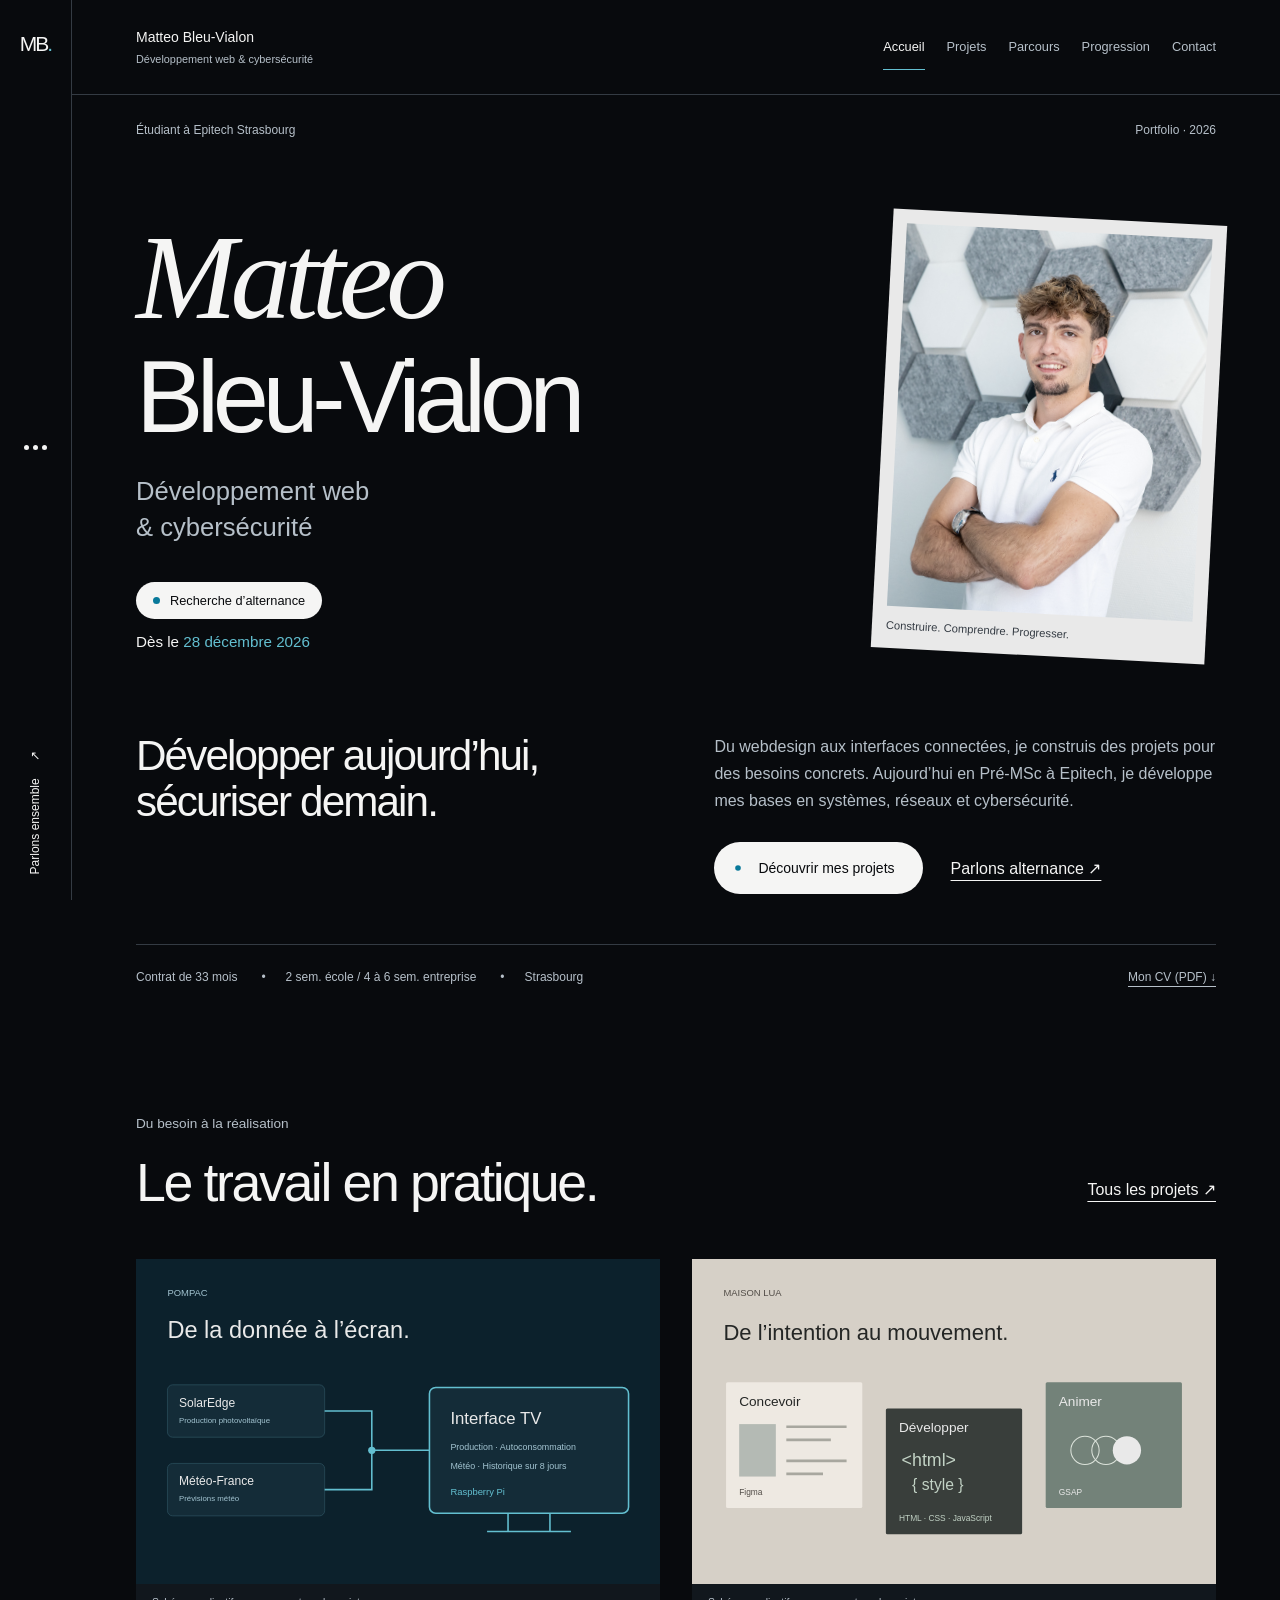
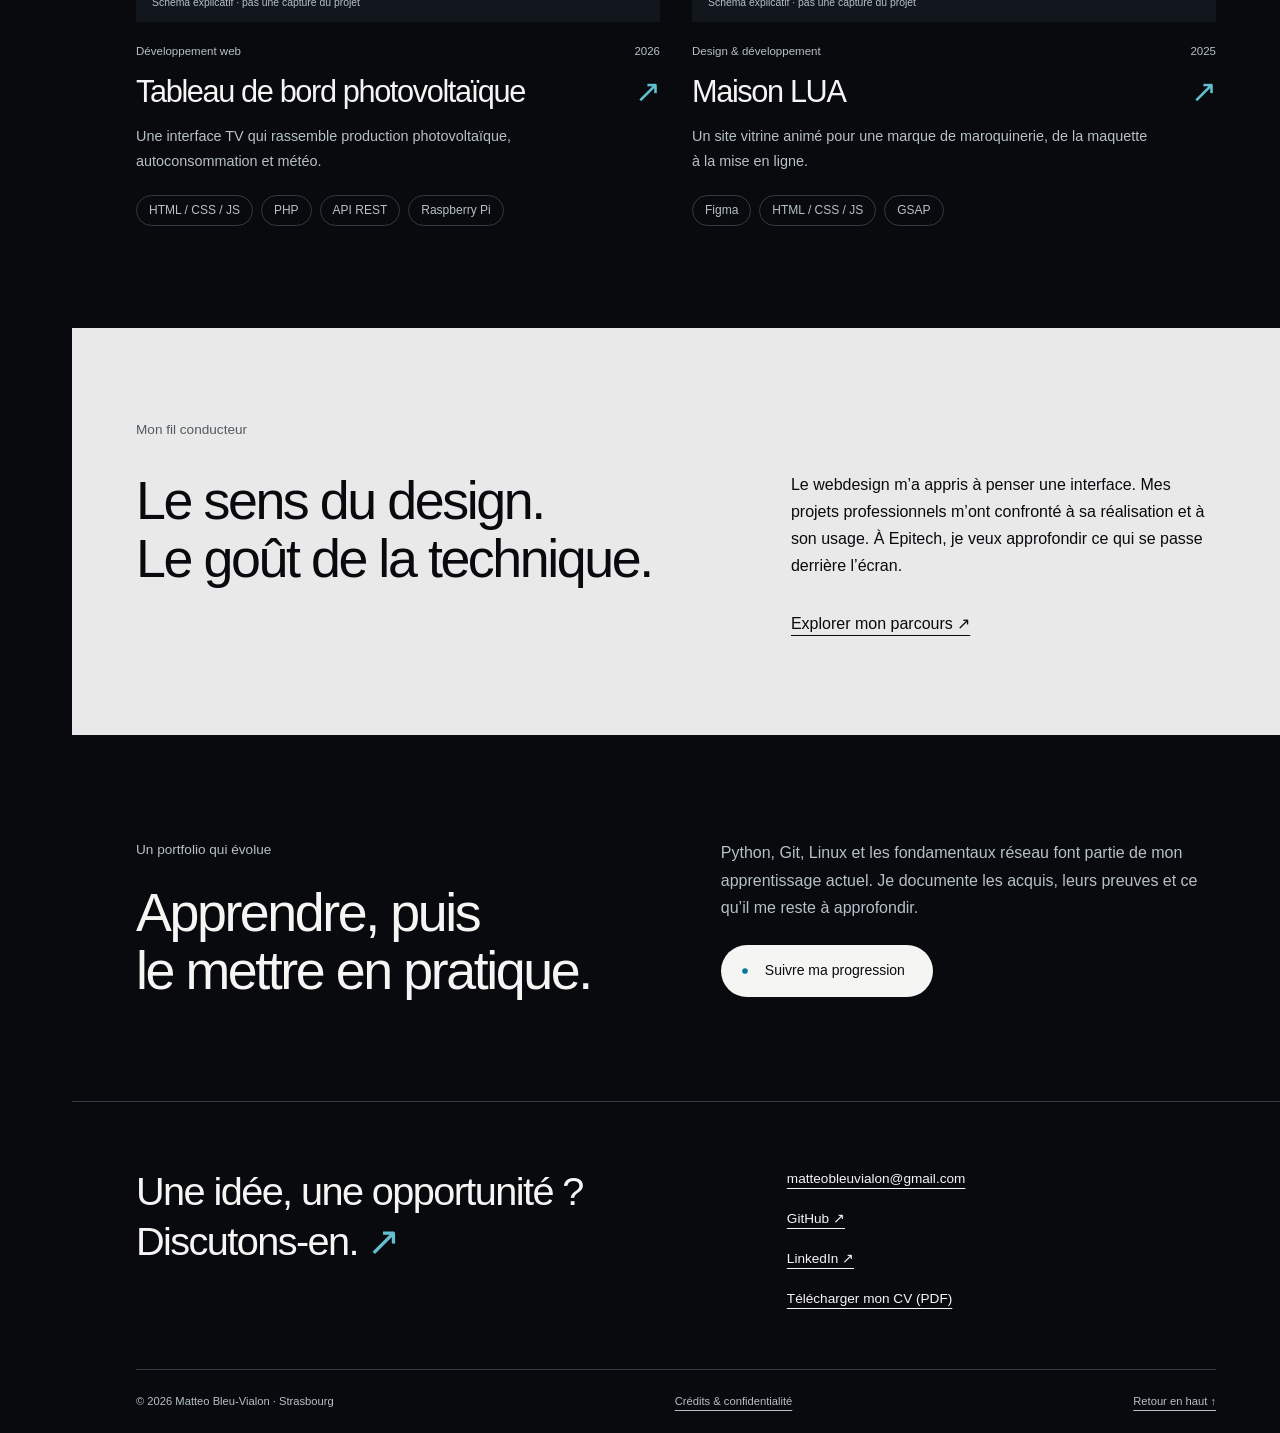
<file: index.html>
<!doctype html>
<html lang="fr">
  <head>
    <meta charset="utf-8" />
    <meta name="viewport" content="width=device-width, initial-scale=1" />
    <title>
      Portfolio — Développement web & cybersécurité — Matteo Bleu-Vialon
    </title>
    <meta
      name="description"
      content="Portfolio de Matteo Bleu-Vialon, étudiant à Epitech Strasbourg. Projets web, parcours et recherche d’alternance dès le 28 décembre 2026."
    />
    <meta name="theme-color" content="#080a0d" />
    <meta
      property="og:title"
      content="Portfolio — Développement web & cybersécurité — Matteo Bleu-Vialon"
    />
    <meta
      property="og:description"
      content="Portfolio de Matteo Bleu-Vialon, étudiant à Epitech Strasbourg. Projets web, parcours et recherche d’alternance dès le 28 décembre 2026."
    />
    <meta property="og:type" content="website" />
    <meta property="og:locale" content="fr_FR" />
    <link rel="icon" type="image/svg+xml" href="assets/images/favicon.svg" />
    <link rel="stylesheet" href="assets/css/style.css" />
    <script src="assets/js/main.js" defer></script>
  </head>
  <body id="haut">
    <a class="skip-link" href="#contenu">Aller au contenu</a>
    <aside class="rail" aria-label="Accès rapides">
      <a
        class="monogram"
        href="index.html"
        aria-label="Matteo Bleu-Vialon, accueil"
        >MB<span>.</span></a
      >
      <button
        class="menu-toggle"
        type="button"
        aria-label="Ouvrir le menu"
        aria-haspopup="dialog"
        aria-controls="navigation-dialog"
        hidden
      >
        <span></span><span></span><span></span>
      </button>
      <a class="rail__contact" href="contact.html"
        >Parlons ensemble <span aria-hidden="true">↗</span></a
      >
    </aside>
    <div class="site">
      <header class="site-header">
        <a class="site-header__name" href="index.html"
          >Matteo Bleu-Vialon
          <span>Développement web &amp; cybersécurité</span></a
        >
        <nav class="top-nav" aria-label="Navigation principale">
          <a href="index.html" aria-current="page">Accueil</a
          ><a href="projets.html">Projets</a><a href="parcours.html">Parcours</a
          ><a href="progression.html">Progression</a
          ><a href="contact.html">Contact</a>
        </nav>
      </header>
      <main id="contenu" tabindex="-1">
        <section class="hero" aria-labelledby="hero-title">
          <div class="hero__top">
            <span>Étudiant à Epitech Strasbourg</span
            ><span>Portfolio · 2026</span>
          </div>
          <div class="hero__grid">
            <div class="hero__identity">
              <h1 id="hero-title"><span>Matteo</span>Bleu-Vialon</h1>
              <p class="hero__specialty">
                Développement web<br />&amp; cybersécurité
              </p>
              <div class="hero__availability">
                <span class="label"
                  ><span class="status-dot" aria-hidden="true"></span>Recherche
                  d’alternance</span
                >
                <p>
                  Dès le <time datetime="2026-12-28">28 décembre 2026</time>
                </p>
              </div>
            </div>
            <figure class="hero__portrait">
              <img
                src="assets/images/matteo-bleu-vialon.jpg"
                alt="Portrait de Matteo Bleu-Vialon"
                width="995"
                height="796"
                fetchpriority="high"
              />
              <figcaption>Construire. Comprendre. Progresser.</figcaption>
            </figure>
          </div>
          <div class="hero__intro">
            <h2>Développer aujourd’hui,<br />sécuriser demain.</h2>
            <div>
              <p>
                Du webdesign aux interfaces connectées, je construis des projets
                pour des besoins concrets. Aujourd’hui en Pré-MSc à Epitech, je
                développe mes bases en systèmes, réseaux et cybersécurité.
              </p>
              <div class="actions">
                <a class="button" href="projets.html"
                  ><span class="button__dot" aria-hidden="true">↗</span
                  ><span class="button__label">Découvrir mes projets</span></a
                ><a class="text-link" href="contact.html"
                  >Parlons alternance ↗</a
                >
              </div>
            </div>
          </div>
          <div class="hero__bottom">
            <ul class="inline-list">
              <li>Contrat de 33 mois</li>
              <li>2 sem. école / 4 à 6 sem. entreprise</li>
              <li>Strasbourg</li>
            </ul>
            <a href="assets/documents/cv-matteo-bleu-vialon.pdf" download
              >Mon CV (PDF) ↓</a
            >
          </div>
        </section>
        <section class="section" aria-labelledby="selected-title">
          <div class="section-heading">
            <div>
              <p class="eyebrow">Du besoin à la réalisation</p>
              <h2 id="selected-title">Le travail en pratique.</h2>
            </div>
            <a class="text-link" href="projets.html">Tous les projets ↗</a>
          </div>
          <div class="project-grid">
            <article class="project-card" data-category="web">
              <a
                class="project-card__image"
                href="projet-pompac.html"
                tabindex="-1"
                aria-hidden="true"
                ><figure class="project-visual project-visual--energy">
                  <img
                    src="assets/images/energy.svg"
                    alt="Schéma : SolarEdge et Météo-France alimentent une interface TV sur Raspberry Pi."
                    width="1000"
                    height="620"
                    loading="lazy"
                  />
                  <figcaption>
                    Schéma explicatif · pas une capture du projet
                  </figcaption>
                </figure></a
              >
              <div class="project-card__meta">
                <span>Développement web</span><span>2026</span>
              </div>
              <h3>
                <a href="projet-pompac.html"
                  >Tableau de bord photovoltaïque<span aria-hidden="true"
                    >↗</span
                  ></a
                >
              </h3>
              <p>
                Une interface TV qui rassemble production photovoltaïque,
                autoconsommation et météo.
              </p>
              <ul class="tags" aria-label="Technologies">
                <li>HTML / CSS / JS</li>
                <li>PHP</li>
                <li>API REST</li>
                <li>Raspberry Pi</li>
              </ul>
            </article>
            <article class="project-card" data-category="design">
              <a
                class="project-card__image"
                href="projet-maison-lua.html"
                tabindex="-1"
                aria-hidden="true"
                ><figure class="project-visual project-visual--lua">
                  <img
                    src="assets/images/lua.svg"
                    alt="Schéma : maquette Figma, développement du site puis animations GSAP."
                    width="1000"
                    height="620"
                    loading="lazy"
                  />
                  <figcaption>
                    Schéma explicatif · pas une capture du projet
                  </figcaption>
                </figure></a
              >
              <div class="project-card__meta">
                <span>Design & développement</span><span>2025</span>
              </div>
              <h3>
                <a href="projet-maison-lua.html"
                  >Maison LUA<span aria-hidden="true">↗</span></a
                >
              </h3>
              <p>
                Un site vitrine animé pour une marque de maroquinerie, de la
                maquette à la mise en ligne.
              </p>
              <ul class="tags" aria-label="Technologies">
                <li>Figma</li>
                <li>HTML / CSS / JS</li>
                <li>GSAP</li>
              </ul>
            </article>
          </div>
        </section>
        <section class="statement">
          <p class="eyebrow">Mon fil conducteur</p>
          <h2>Le sens du design.<br />Le goût de la technique.</h2>
          <div>
            <p>
              Le webdesign m’a appris à penser une interface. Mes projets
              professionnels m’ont confronté à sa réalisation et à son usage. À
              Epitech, je veux approfondir ce qui se passe derrière l’écran.
            </p>
            <a class="text-link" href="parcours.html"
              >Explorer mon parcours ↗</a
            >
          </div>
        </section>
        <section class="section learning-teaser">
          <div>
            <p class="eyebrow">Un portfolio qui évolue</p>
            <h2>Apprendre, puis<br />le mettre en pratique.</h2>
          </div>
          <div>
            <p>
              Python, Git, Linux et les fondamentaux réseau font partie de mon
              apprentissage actuel. Je documente les acquis, leurs preuves et ce
              qu’il me reste à approfondir.
            </p>
            <a class="button" href="progression.html"
              ><span class="button__dot" aria-hidden="true">↗</span
              ><span class="button__label">Suivre ma progression</span></a
            >
          </div>
        </section>
      </main>
      <footer class="site-footer">
        <div>
          <a class="footer-title" href="contact.html"
            >Une idée, une opportunité ?<br /><span>Discutons-en.</span>
            <span aria-hidden="true">↗</span></a
          >
        </div>
        <div class="footer-links">
          <a href="mailto:matteobleuvialon@gmail.com"
            >matteobleuvialon@gmail.com</a
          ><a href="https://github.com/matteobleuvialon">GitHub ↗</a
          ><a href="https://www.linkedin.com/in/matteo-bleu-vialon-a50511246/"
            >LinkedIn ↗</a
          ><a href="assets/documents/cv-matteo-bleu-vialon.pdf" download
            >Télécharger mon CV (PDF)</a
          >
        </div>
        <div class="footer-bottom">
          <span>© 2026 Matteo Bleu-Vialon · Strasbourg</span
          ><a href="credits.html">Crédits &amp; confidentialité</a
          ><a href="#haut">Retour en haut ↑</a>
        </div>
      </footer>
    </div>
    <dialog class="menu" id="navigation-dialog" aria-labelledby="menu-title">
      <div class="menu__top">
        <p id="menu-title">Explorer le portfolio</p>
        <button class="menu-close" type="button" aria-label="Fermer le menu">
          Fermer <span aria-hidden="true">×</span>
        </button>
      </div>
      <nav class="menu__links" aria-label="Menu complet">
        <a href="index.html" aria-current="page">Accueil</a
        ><a href="projets.html">Projets</a><a href="parcours.html">Parcours</a
        ><a href="progression.html">Progression</a
        ><a href="contact.html">Contact</a>
      </nav>
      <div class="menu__bottom">
        <p>Développer aujourd’hui,<br />sécuriser demain.</p>
        <a href="assets/documents/cv-matteo-bleu-vialon.pdf" download
          >Mon CV en PDF ↗</a
        >
      </div>
    </dialog>
  </body>
</html>
</file>
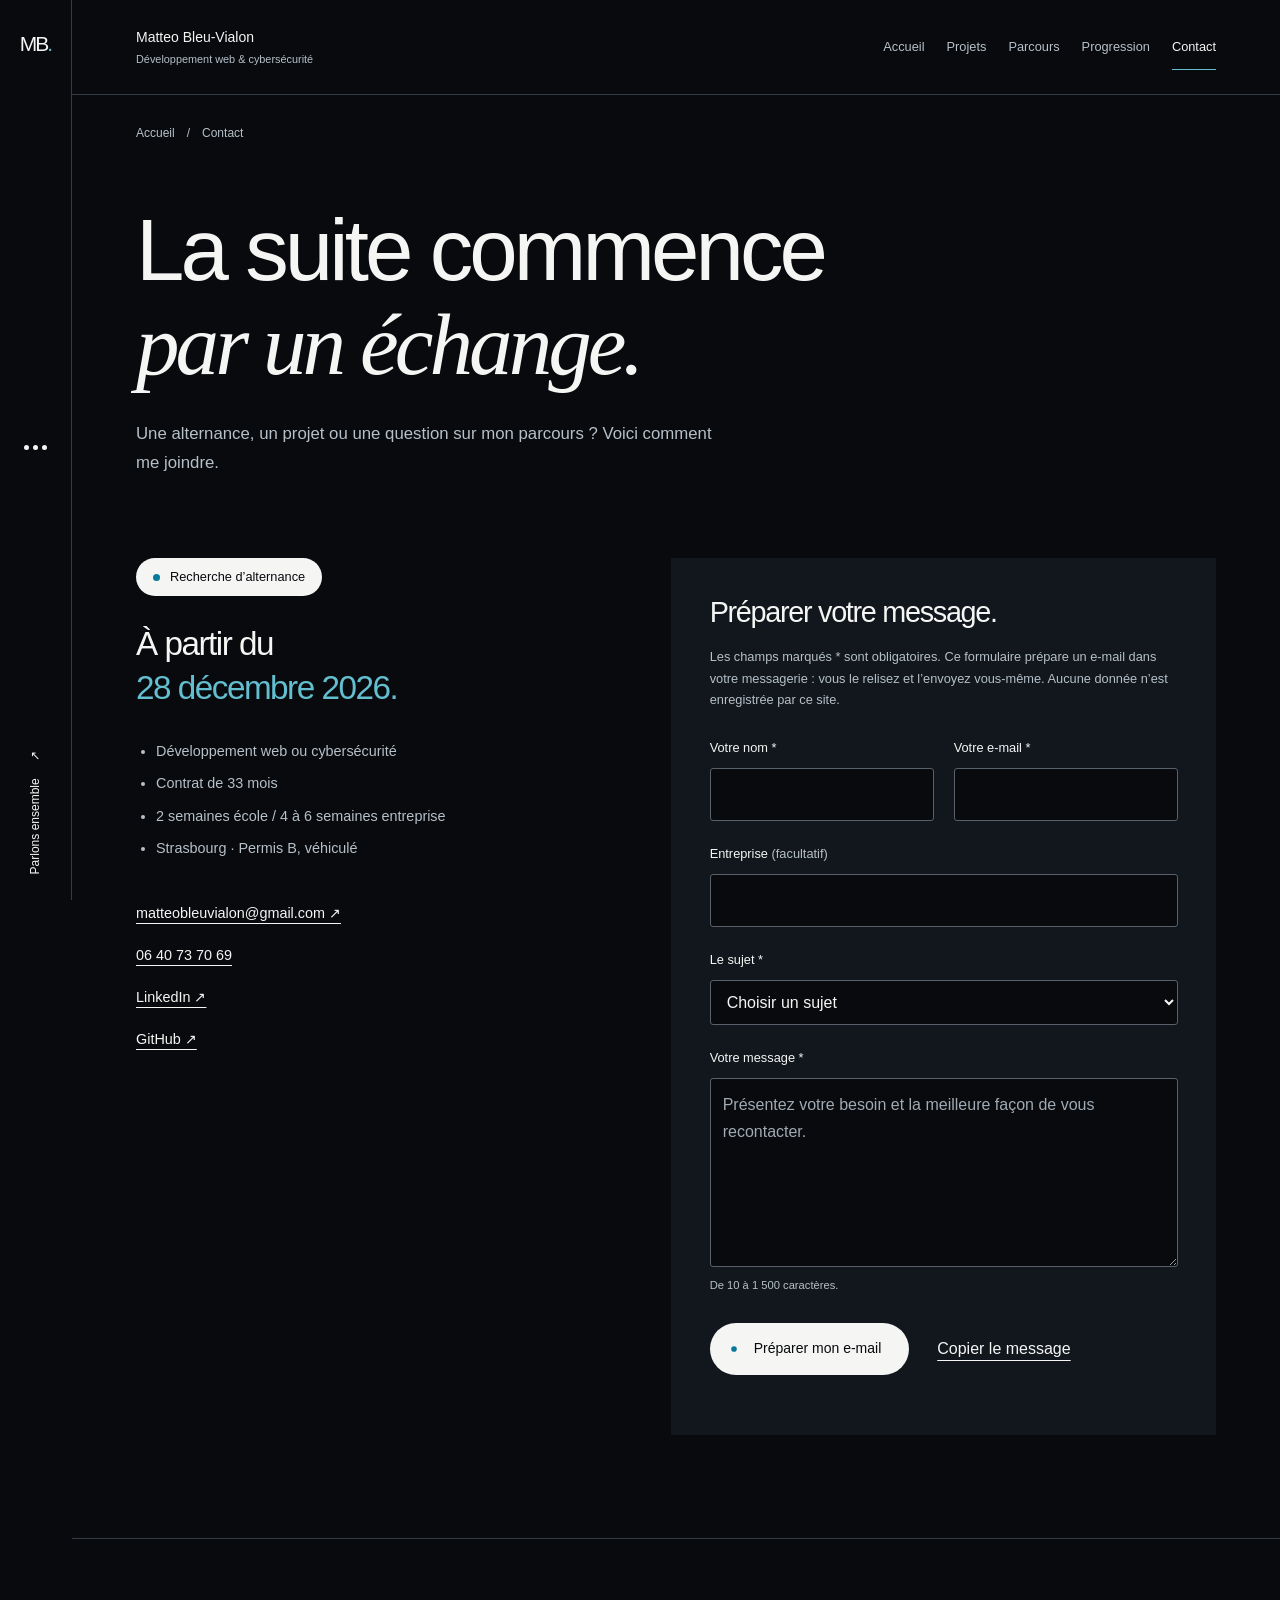
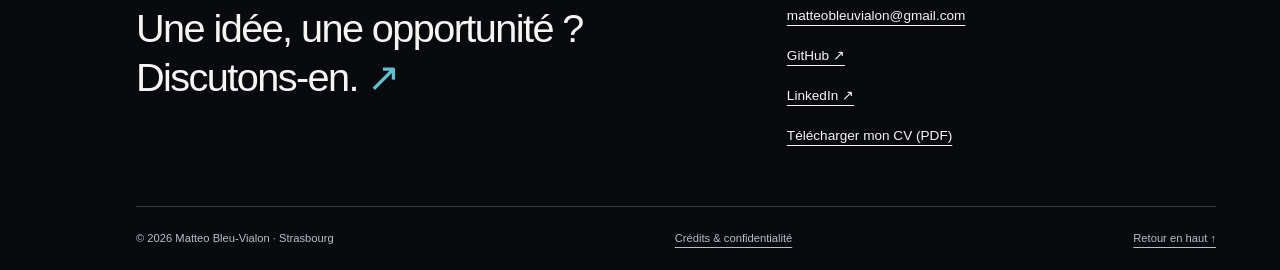
<file: contact.html>
<!doctype html>
<html lang="fr">
  <head>
    <meta charset="utf-8" />
    <meta name="viewport" content="width=device-width, initial-scale=1" />
    <title>Contact — Matteo Bleu-Vialon</title>
    <meta
      name="description"
      content="Contactez Matteo Bleu-Vialon pour une alternance en développement web ou cybersécurité à Strasbourg dès le 28 décembre 2026."
    />
    <meta name="theme-color" content="#080a0d" />
    <meta property="og:title" content="Contact — Matteo Bleu-Vialon" />
    <meta
      property="og:description"
      content="Contactez Matteo Bleu-Vialon pour une alternance en développement web ou cybersécurité à Strasbourg dès le 28 décembre 2026."
    />
    <meta property="og:type" content="website" />
    <meta property="og:locale" content="fr_FR" />
    <link rel="icon" type="image/svg+xml" href="assets/images/favicon.svg" />
    <link rel="stylesheet" href="assets/css/style.css" />
    <script src="assets/js/main.js" defer></script>
  </head>
  <body id="haut">
    <a class="skip-link" href="#contenu">Aller au contenu</a>
    <aside class="rail" aria-label="Accès rapides">
      <a
        class="monogram"
        href="index.html"
        aria-label="Matteo Bleu-Vialon, accueil"
        >MB<span>.</span></a
      >
      <button
        class="menu-toggle"
        type="button"
        aria-label="Ouvrir le menu"
        aria-haspopup="dialog"
        aria-controls="navigation-dialog"
        hidden
      >
        <span></span><span></span><span></span>
      </button>
      <a class="rail__contact" href="contact.html"
        >Parlons ensemble <span aria-hidden="true">↗</span></a
      >
    </aside>
    <div class="site">
      <header class="site-header">
        <a class="site-header__name" href="index.html"
          >Matteo Bleu-Vialon
          <span>Développement web &amp; cybersécurité</span></a
        >
        <nav class="top-nav" aria-label="Navigation principale">
          <a href="index.html">Accueil</a><a href="projets.html">Projets</a
          ><a href="parcours.html">Parcours</a
          ><a href="progression.html">Progression</a
          ><a href="contact.html" aria-current="page">Contact</a>
        </nav>
      </header>
      <main id="contenu" tabindex="-1">
        <nav class="breadcrumb" aria-label="Fil d’Ariane">
          <a href="index.html">Accueil</a><span aria-hidden="true">/</span
          ><span aria-current="page">Contact</span>
        </nav>
        <header class="page-heading">
          <h1>La suite commence<br /><em>par un échange.</em></h1>
          <p class="page-heading__intro">
            Une alternance, un projet ou une question sur mon parcours ? Voici
            comment me joindre.
          </p>
        </header>
        <section
          class="contact section section--tight"
          aria-labelledby="contact-title"
        >
          <div class="contact__info">
            <span class="label"
              ><span class="status-dot" aria-hidden="true"></span>Recherche
              d’alternance</span
            >
            <h2 id="contact-title">
              À partir du<br /><time datetime="2026-12-28"
                >28 décembre 2026.</time
              >
            </h2>
            <ul class="contact__terms">
              <li>Développement web ou cybersécurité</li>
              <li>Contrat de 33 mois</li>
              <li>2 semaines école / 4 à 6 semaines entreprise</li>
              <li>Strasbourg · Permis B, véhiculé</li>
            </ul>
            <div class="contact__direct">
              <a href="mailto:matteobleuvialon@gmail.com"
                >matteobleuvialon@gmail.com ↗</a
              ><a href="tel:+33640737069">06 40 73 70 69</a
              ><a
                href="https://www.linkedin.com/in/matteo-bleu-vialon-a50511246/"
                >LinkedIn ↗</a
              ><a href="https://github.com/matteobleuvialon">GitHub ↗</a>
            </div>
          </div>
          <div class="contact__form">
            <h2>Préparer votre message.</h2>
            <p id="form-help">
              Les champs marqués * sont obligatoires. Ce formulaire prépare un
              e-mail dans votre messagerie : vous le relisez et l’envoyez
              vous-même. Aucune donnée n’est enregistrée par ce site.
            </p>
            <noscript
              ><p>
                Le formulaire nécessite JavaScript. Vous pouvez me contacter
                directement à l’adresse e-mail indiquée.
              </p></noscript
            >
            <form id="contact-form" aria-describedby="form-help">
              <fieldset id="contact-fields" disabled>
                <legend class="visually-hidden">Votre message</legend>
                <div class="form-grid">
                  <div class="field">
                    <label for="name">Votre nom *</label
                    ><input
                      id="name"
                      name="name"
                      autocomplete="name"
                      required
                      maxlength="100"
                    />
                  </div>
                  <div class="field">
                    <label for="email">Votre e-mail *</label
                    ><input
                      id="email"
                      name="email"
                      type="email"
                      autocomplete="email"
                      required
                      maxlength="160"
                    />
                  </div>
                </div>
                <div class="field">
                  <label for="company"
                    >Entreprise <span>(facultatif)</span></label
                  ><input
                    id="company"
                    name="company"
                    autocomplete="organization"
                    maxlength="120"
                  />
                </div>
                <div class="field">
                  <label for="subject">Le sujet *</label
                  ><select id="subject" name="subject" required>
                    <option value="">Choisir un sujet</option>
                    <option>Proposition d’alternance</option>
                    <option>Échange autour d’un projet</option>
                    <option>Autre demande</option>
                  </select>
                </div>
                <div class="field">
                  <label for="message">Votre message *</label
                  ><textarea
                    id="message"
                    name="message"
                    rows="6"
                    required
                    minlength="10"
                    maxlength="1500"
                    placeholder="Présentez votre besoin et la meilleure façon de vous recontacter."
                  ></textarea
                  ><span class="field__hint">De 10 à 1 500 caractères.</span>
                </div>
                <div class="actions">
                  <button class="button" type="submit">
                    <span class="button__dot" aria-hidden="true">↗</span
                    ><span class="button__label"
                      >Préparer mon e-mail</span
                    ></button
                  ><button class="text-link" type="button" id="copy-message">
                    Copier le message
                  </button>
                </div>
              </fieldset>
              <p
                class="form-status"
                id="form-status"
                role="status"
                aria-live="polite"
              ></p>
              <div id="copy-fallback" hidden>
                <label for="prepared-message"
                  >Copiez ce texte manuellement :</label
                ><textarea id="prepared-message" rows="7" readonly></textarea>
              </div>
            </form>
          </div>
        </section>
      </main>
      <footer class="site-footer">
        <div>
          <a class="footer-title" href="contact.html"
            >Une idée, une opportunité ?<br /><span>Discutons-en.</span>
            <span aria-hidden="true">↗</span></a
          >
        </div>
        <div class="footer-links">
          <a href="mailto:matteobleuvialon@gmail.com"
            >matteobleuvialon@gmail.com</a
          ><a href="https://github.com/matteobleuvialon">GitHub ↗</a
          ><a href="https://www.linkedin.com/in/matteo-bleu-vialon-a50511246/"
            >LinkedIn ↗</a
          ><a href="assets/documents/cv-matteo-bleu-vialon.pdf" download
            >Télécharger mon CV (PDF)</a
          >
        </div>
        <div class="footer-bottom">
          <span>© 2026 Matteo Bleu-Vialon · Strasbourg</span
          ><a href="credits.html">Crédits &amp; confidentialité</a
          ><a href="#haut">Retour en haut ↑</a>
        </div>
      </footer>
    </div>
    <dialog class="menu" id="navigation-dialog" aria-labelledby="menu-title">
      <div class="menu__top">
        <p id="menu-title">Explorer le portfolio</p>
        <button class="menu-close" type="button" aria-label="Fermer le menu">
          Fermer <span aria-hidden="true">×</span>
        </button>
      </div>
      <nav class="menu__links" aria-label="Menu complet">
        <a href="index.html">Accueil</a><a href="projets.html">Projets</a
        ><a href="parcours.html">Parcours</a
        ><a href="progression.html">Progression</a
        ><a href="contact.html" aria-current="page">Contact</a>
      </nav>
      <div class="menu__bottom">
        <p>Développer aujourd’hui,<br />sécuriser demain.</p>
        <a href="assets/documents/cv-matteo-bleu-vialon.pdf" download
          >Mon CV en PDF ↗</a
        >
      </div>
    </dialog>
  </body>
</html>
</file>
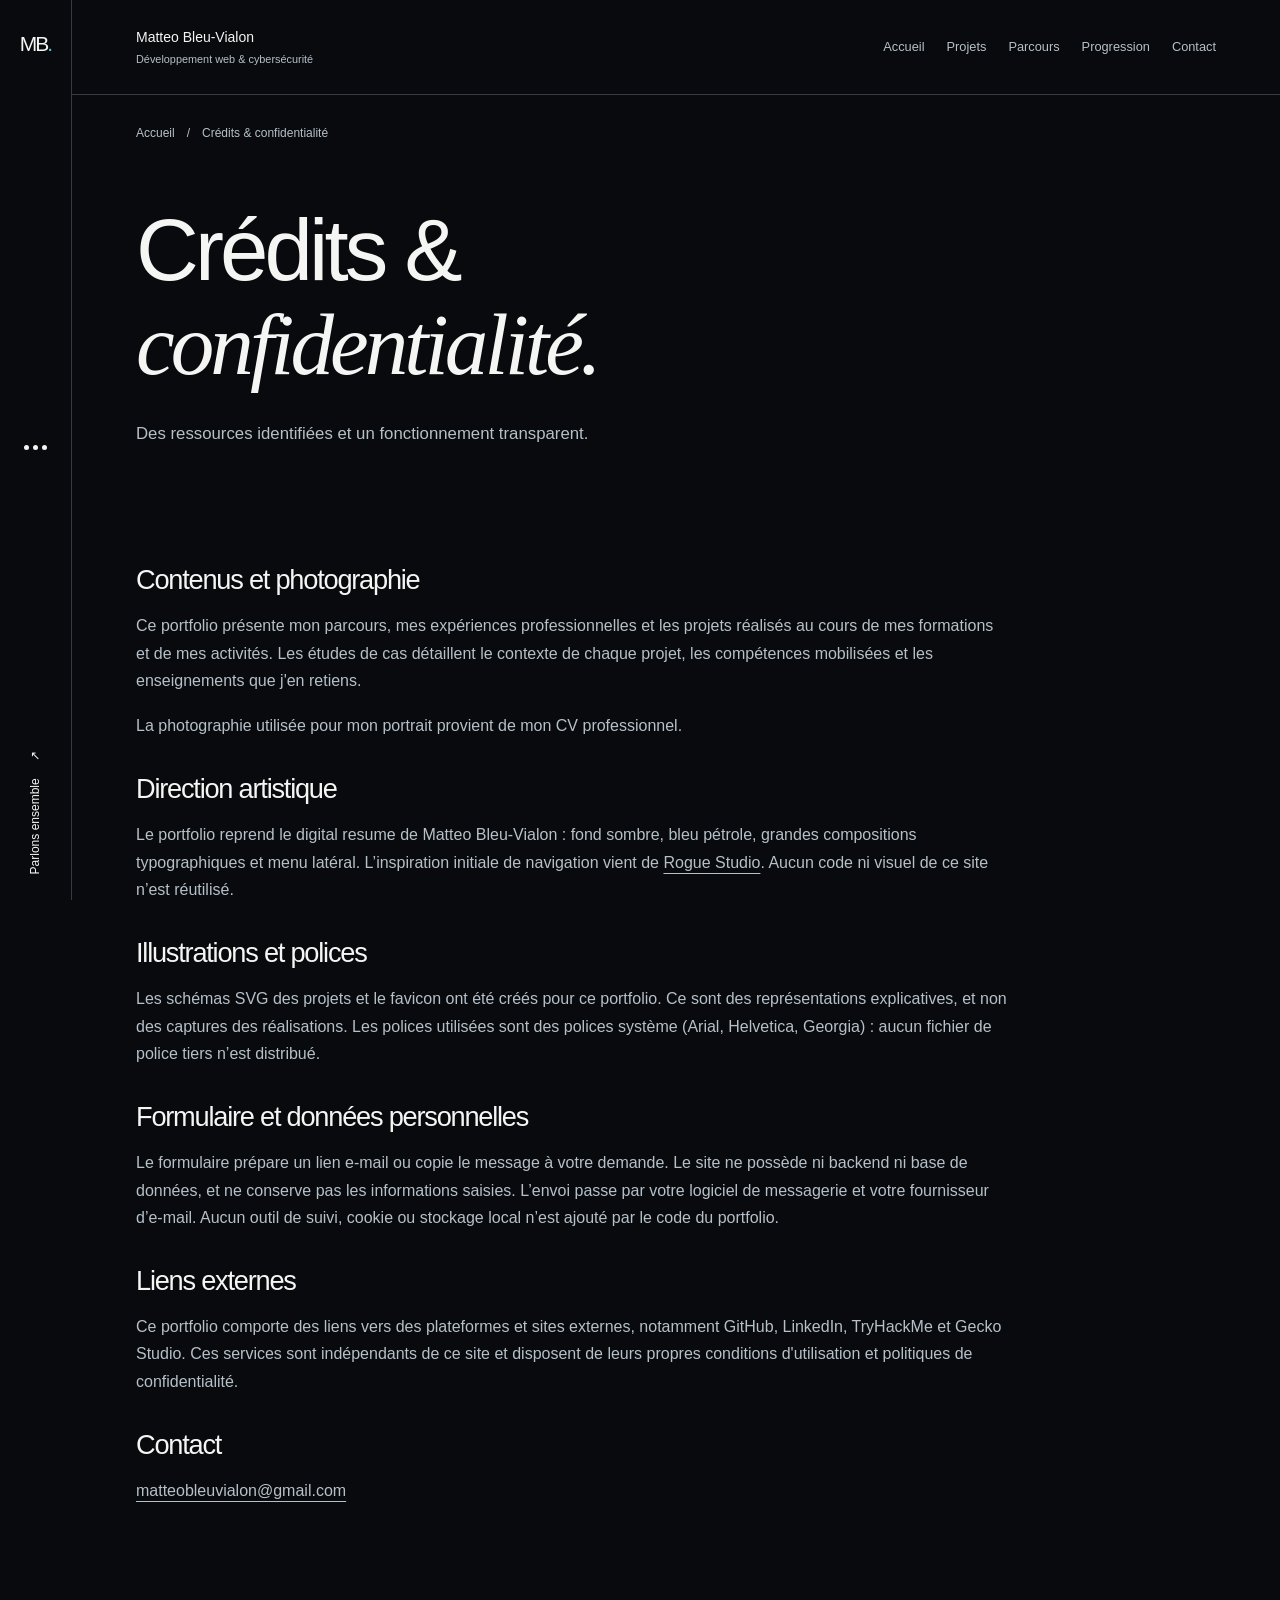
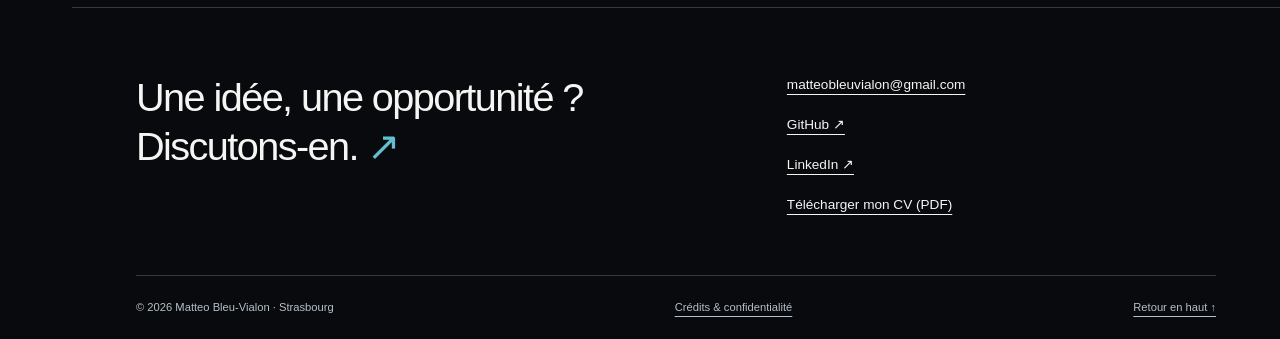
<file: credits.html>
<!doctype html>
<html lang="fr">
  <head>
    <meta charset="utf-8" />
    <meta name="viewport" content="width=device-width, initial-scale=1" />
    <title>Crédits & confidentialité — Matteo Bleu-Vialon</title>
    <meta
      name="description"
      content="Sources des contenus et ressources du portfolio de Matteo Bleu-Vialon, fonctionnement du formulaire et confidentialité."
    />
    <meta name="theme-color" content="#080a0d" />
    <meta
      property="og:title"
      content="Crédits & confidentialité — Matteo Bleu-Vialon"
    />
    <meta
      property="og:description"
      content="Sources des contenus et ressources du portfolio de Matteo Bleu-Vialon, fonctionnement du formulaire et confidentialité."
    />
    <meta property="og:type" content="website" />
    <meta property="og:locale" content="fr_FR" />
    <link rel="icon" type="image/svg+xml" href="assets/images/favicon.svg" />
    <link rel="stylesheet" href="assets/css/style.css" />
    <script src="assets/js/main.js" defer></script>
  </head>
  <body id="haut">
    <a class="skip-link" href="#contenu">Aller au contenu</a>
    <aside class="rail" aria-label="Accès rapides">
      <a
        class="monogram"
        href="index.html"
        aria-label="Matteo Bleu-Vialon, accueil"
        >MB<span>.</span></a
      >
      <button
        class="menu-toggle"
        type="button"
        aria-label="Ouvrir le menu"
        aria-haspopup="dialog"
        aria-controls="navigation-dialog"
        hidden
      >
        <span></span><span></span><span></span>
      </button>
      <a class="rail__contact" href="contact.html"
        >Parlons ensemble <span aria-hidden="true">↗</span></a
      >
    </aside>
    <div class="site">
      <header class="site-header">
        <a class="site-header__name" href="index.html"
          >Matteo Bleu-Vialon
          <span>Développement web &amp; cybersécurité</span></a
        >
        <nav class="top-nav" aria-label="Navigation principale">
          <a href="index.html">Accueil</a><a href="projets.html">Projets</a
          ><a href="parcours.html">Parcours</a
          ><a href="progression.html">Progression</a
          ><a href="contact.html">Contact</a>
        </nav>
      </header>
      <main id="contenu" tabindex="-1">
        <nav class="breadcrumb" aria-label="Fil d’Ariane">
          <a href="index.html">Accueil</a><span aria-hidden="true">/</span
          ><span aria-current="page">Crédits & confidentialité</span>
        </nav>
        <header class="page-heading">
          <h1>Crédits &amp;<br /><em>confidentialité.</em></h1>
          <p class="page-heading__intro">
            Des ressources identifiées et un fonctionnement transparent.
          </p>
        </header>
        <section class="prose section section--tight">
          <h2>Contenus et photographie</h2>
          <p>
            Ce portfolio présente mon parcours, mes expériences
            professionnelles et les projets réalisés au cours de
            mes formations et de mes activités.
            Les études de cas détaillent le contexte de chaque projet,
            les compétences mobilisées et les enseignements
            que j'en retiens.
          </p>
          <p>
            La photographie utilisée pour mon portrait provient
            de mon CV professionnel.
          </p>
          <h2>Direction artistique</h2>
          <p>
            Le portfolio reprend le digital resume de Matteo Bleu-Vialon : fond
            sombre, bleu pétrole, grandes compositions typographiques et menu
            latéral. L’inspiration initiale de navigation vient de
            <a href="https://rogue.studio/">Rogue Studio</a>. Aucun code ni
            visuel de ce site n’est réutilisé.
          </p>
          <h2>Illustrations et polices</h2>
          <p>
            Les schémas SVG des projets et le favicon ont été créés pour ce
            portfolio. Ce sont des représentations explicatives, et non des
            captures des réalisations. Les polices utilisées sont des polices
            système (Arial, Helvetica, Georgia) : aucun fichier de police tiers
            n’est distribué.
          </p>
          <h2>Formulaire et données personnelles</h2>
          <p>
            Le formulaire prépare un lien e-mail ou copie le message à votre
            demande. Le site ne possède ni backend ni base de données, et ne
            conserve pas les informations saisies. L’envoi passe par votre
            logiciel de messagerie et votre fournisseur d’e-mail. Aucun outil de
            suivi, cookie ou stockage local n’est ajouté par le code du
            portfolio.
          </p>
          <h2>Liens externes</h2>
          <p>
            Ce portfolio comporte des liens vers des plateformes et
            sites externes, notamment GitHub, LinkedIn, TryHackMe
            et Gecko Studio.
            Ces services sont indépendants de ce site et disposent
            de leurs propres conditions d'utilisation et politiques
            de confidentialité.
          </p>
          <h2>Contact</h2>
          <p>
            <a href="mailto:matteobleuvialon@gmail.com"
              >matteobleuvialon@gmail.com</a
            >
          </p>
        </section>
      </main>
      <footer class="site-footer">
        <div>
          <a class="footer-title" href="contact.html"
            >Une idée, une opportunité ?<br /><span>Discutons-en.</span>
            <span aria-hidden="true">↗</span></a
          >
        </div>
        <div class="footer-links">
          <a href="mailto:matteobleuvialon@gmail.com"
            >matteobleuvialon@gmail.com</a
          ><a href="https://github.com/matteobleuvialon">GitHub ↗</a
          ><a href="https://www.linkedin.com/in/matteo-bleu-vialon-a50511246/"
            >LinkedIn ↗</a
          ><a href="assets/documents/cv-matteo-bleu-vialon.pdf" download
            >Télécharger mon CV (PDF)</a
          >
        </div>
        <div class="footer-bottom">
          <span>© 2026 Matteo Bleu-Vialon · Strasbourg</span
          ><a href="credits.html">Crédits &amp; confidentialité</a
          ><a href="#haut">Retour en haut ↑</a>
        </div>
      </footer>
    </div>
    <dialog class="menu" id="navigation-dialog" aria-labelledby="menu-title">
      <div class="menu__top">
        <p id="menu-title">Explorer le portfolio</p>
        <button class="menu-close" type="button" aria-label="Fermer le menu">
          Fermer <span aria-hidden="true">×</span>
        </button>
      </div>
      <nav class="menu__links" aria-label="Menu complet">
        <a href="index.html">Accueil</a><a href="projets.html">Projets</a
        ><a href="parcours.html">Parcours</a
        ><a href="progression.html">Progression</a
        ><a href="contact.html">Contact</a>
      </nav>
      <div class="menu__bottom">
        <p>Développer aujourd’hui,<br />sécuriser demain.</p>
        <a href="assets/documents/cv-matteo-bleu-vialon.pdf" download
          >Mon CV en PDF ↗</a
        >
      </div>
    </dialog>
  </body>
</html>
</file>
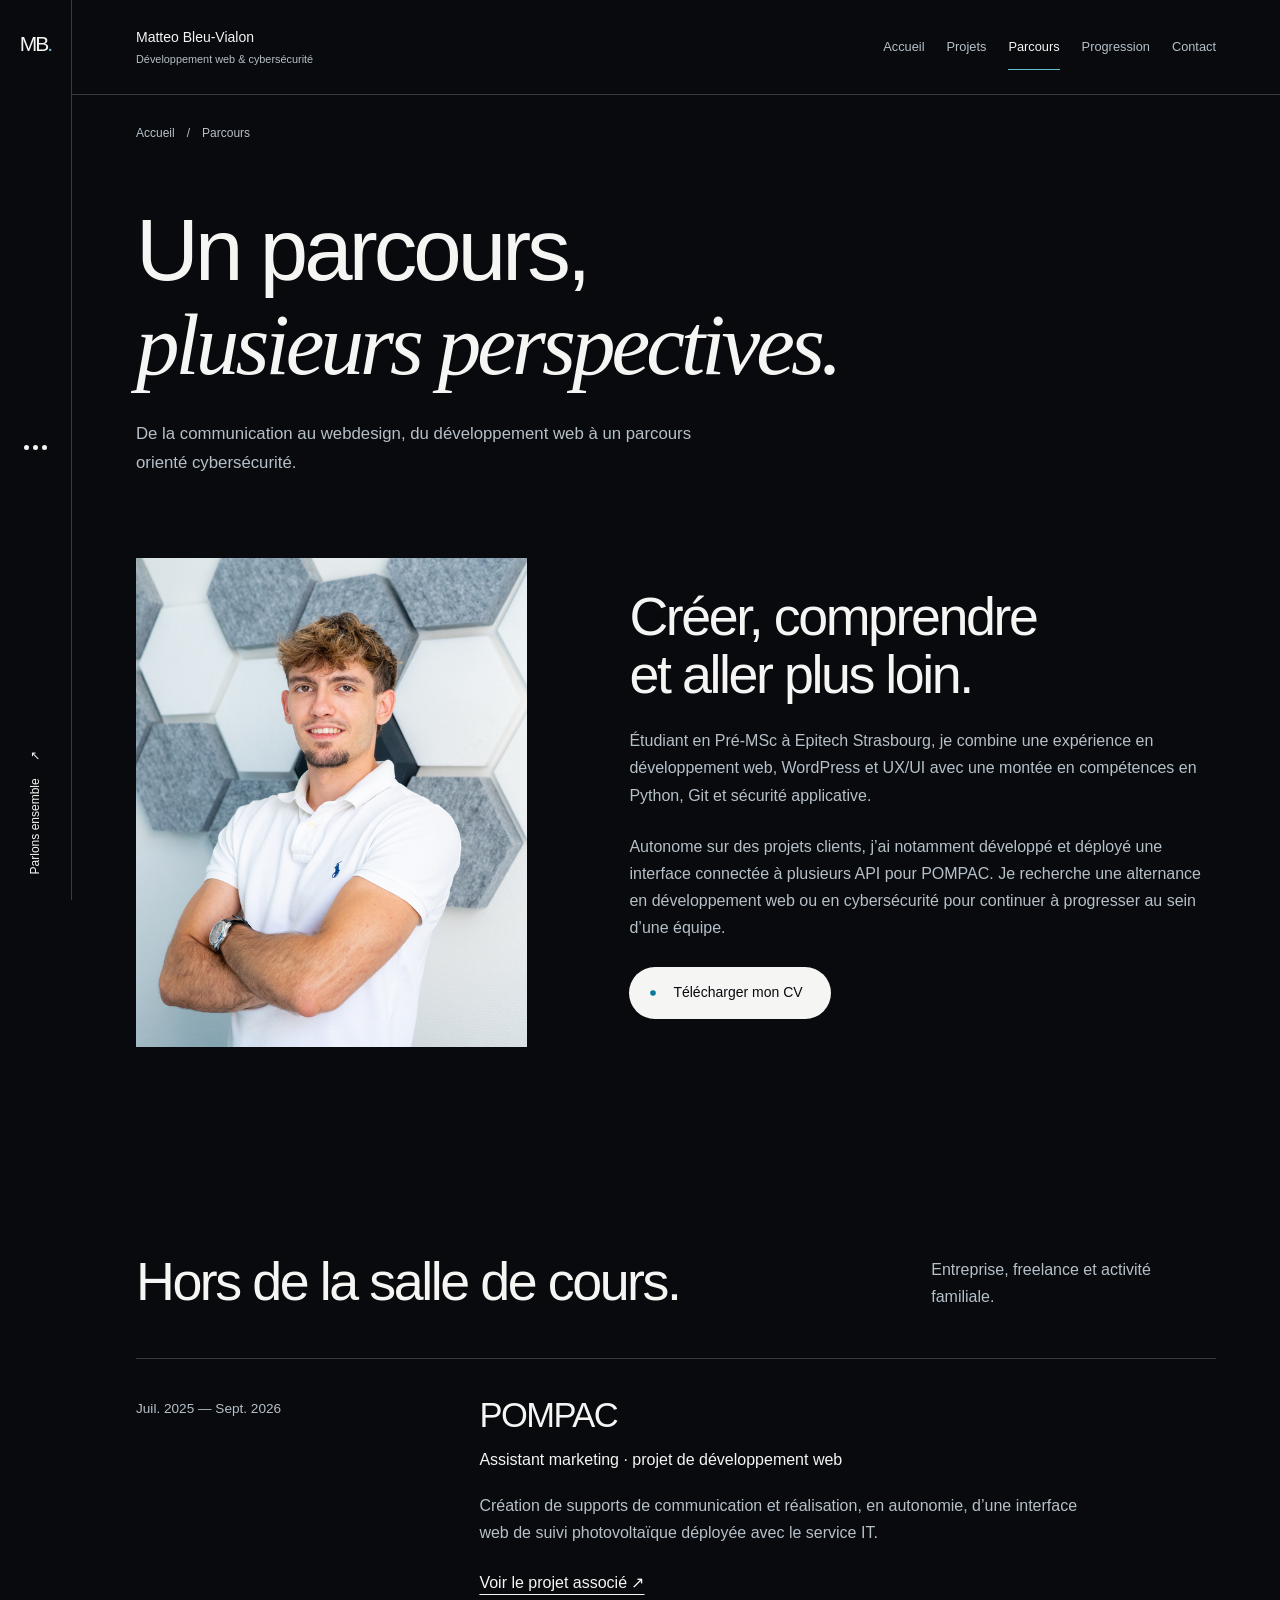
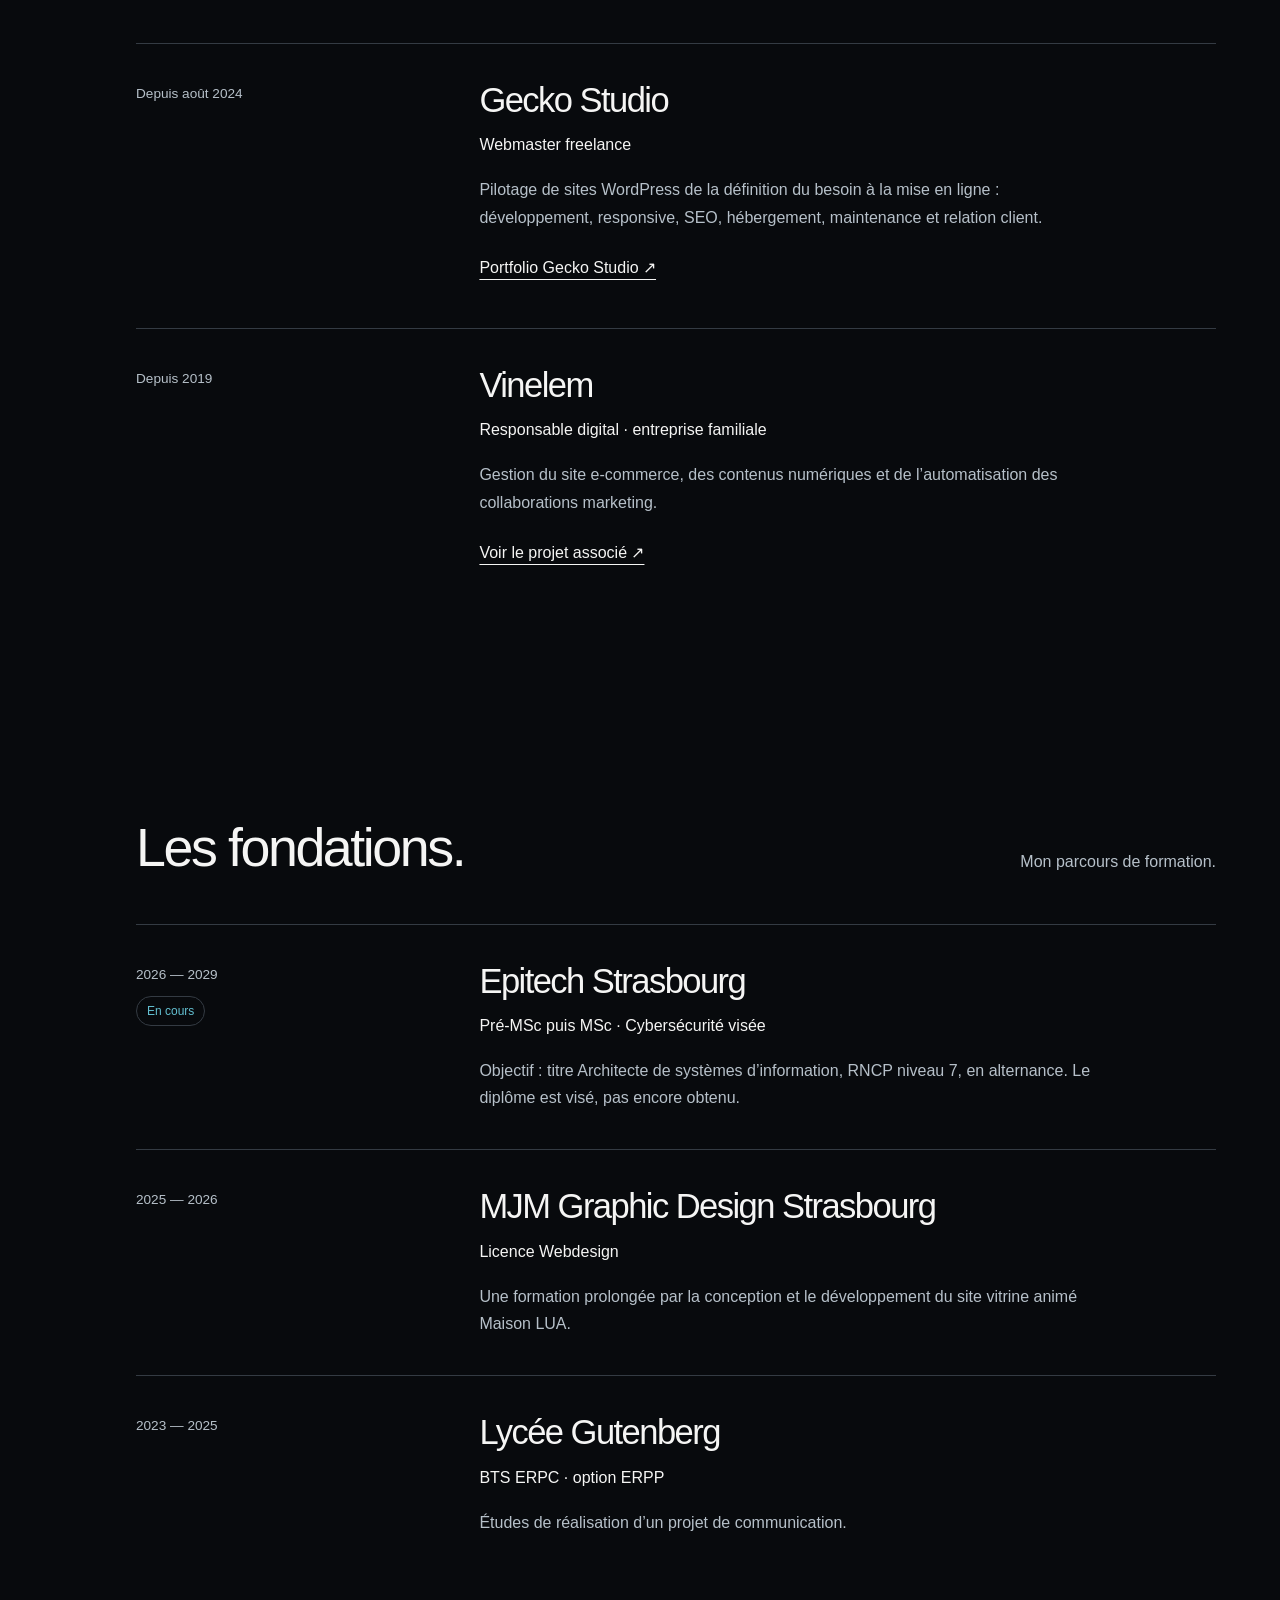
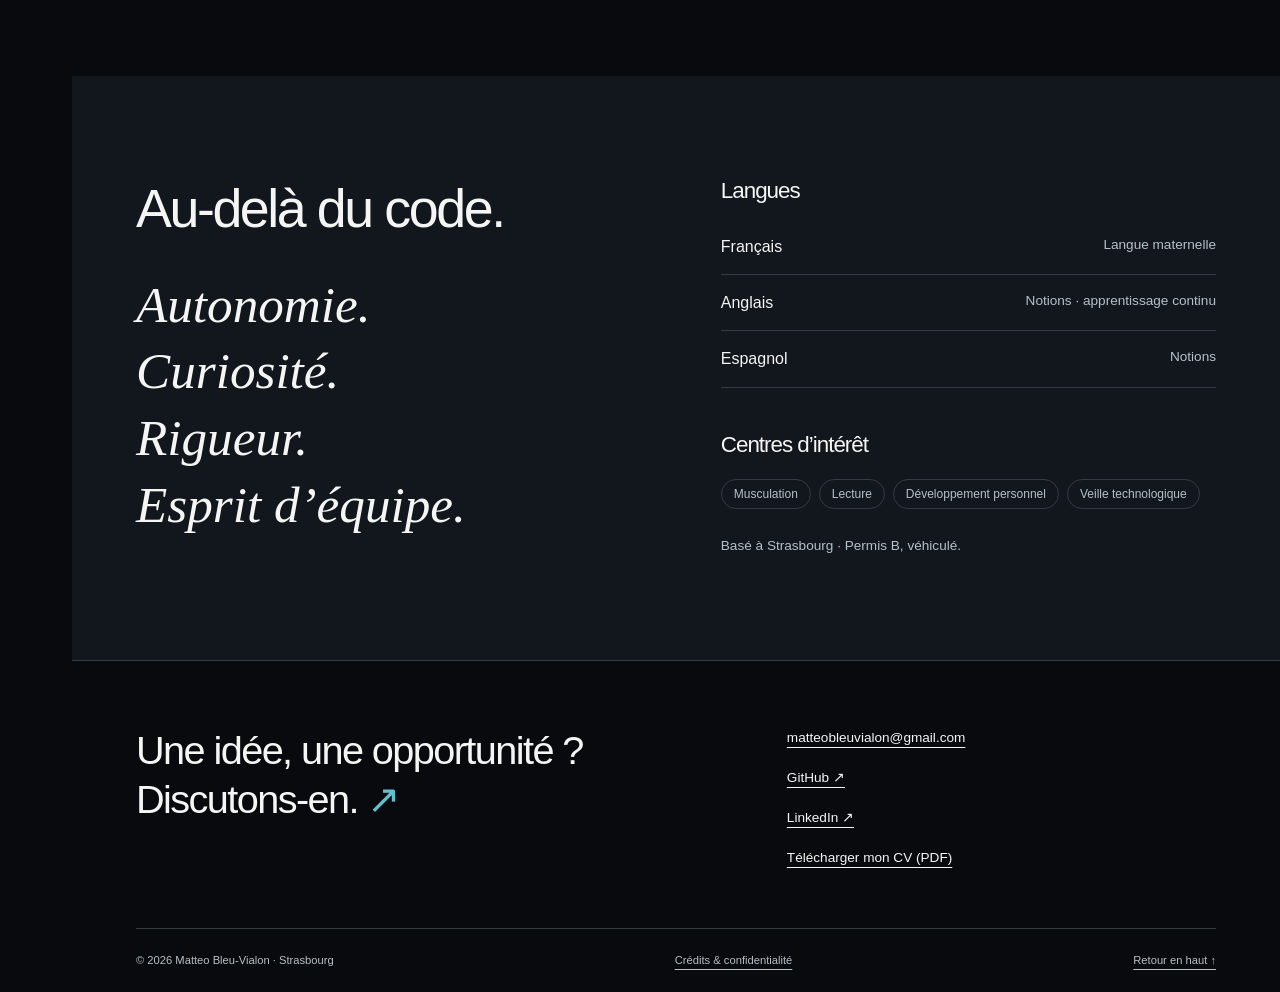
<file: parcours.html>
<!doctype html>
<html lang="fr">
  <head>
    <meta charset="utf-8" />
    <meta name="viewport" content="width=device-width, initial-scale=1" />
    <title>Parcours — Matteo Bleu-Vialon</title>
    <meta
      name="description"
      content="Le parcours de Matteo Bleu-Vialon : Epitech, MJM, expériences chez POMPAC, Gecko Studio et Vinelem."
    />
    <meta name="theme-color" content="#080a0d" />
    <meta property="og:title" content="Parcours — Matteo Bleu-Vialon" />
    <meta
      property="og:description"
      content="Le parcours de Matteo Bleu-Vialon : Epitech, MJM, expériences chez POMPAC, Gecko Studio et Vinelem."
    />
    <meta property="og:type" content="website" />
    <meta property="og:locale" content="fr_FR" />
    <link rel="icon" type="image/svg+xml" href="assets/images/favicon.svg" />
    <link rel="stylesheet" href="assets/css/style.css" />
    <script src="assets/js/main.js" defer></script>
  </head>
  <body id="haut">
    <a class="skip-link" href="#contenu">Aller au contenu</a>
    <aside class="rail" aria-label="Accès rapides">
      <a
        class="monogram"
        href="index.html"
        aria-label="Matteo Bleu-Vialon, accueil"
        >MB<span>.</span></a
      >
      <button
        class="menu-toggle"
        type="button"
        aria-label="Ouvrir le menu"
        aria-haspopup="dialog"
        aria-controls="navigation-dialog"
        hidden
      >
        <span></span><span></span><span></span>
      </button>
      <a class="rail__contact" href="contact.html"
        >Parlons ensemble <span aria-hidden="true">↗</span></a
      >
    </aside>
    <div class="site">
      <header class="site-header">
        <a class="site-header__name" href="index.html"
          >Matteo Bleu-Vialon
          <span>Développement web &amp; cybersécurité</span></a
        >
        <nav class="top-nav" aria-label="Navigation principale">
          <a href="index.html">Accueil</a><a href="projets.html">Projets</a
          ><a href="parcours.html" aria-current="page">Parcours</a
          ><a href="progression.html">Progression</a
          ><a href="contact.html">Contact</a>
        </nav>
      </header>
      <main id="contenu" tabindex="-1">
        <nav class="breadcrumb" aria-label="Fil d’Ariane">
          <a href="index.html">Accueil</a><span aria-hidden="true">/</span
          ><span aria-current="page">Parcours</span>
        </nav>
        <header class="page-heading">
          <h1>Un parcours,<br /><em>plusieurs perspectives.</em></h1>
          <p class="page-heading__intro">
            De la communication au webdesign, du développement web à un parcours
            orienté cybersécurité.
          </p>
        </header>
        <section class="about section section--tight">
          <div>
            <img
              src="assets/images/matteo-bleu-vialon.jpg"
              alt="Matteo Bleu-Vialon, étudiant à Epitech Strasbourg"
              width="995"
              height="796"
              loading="lazy"
            />
          </div>
          <div>
            <h2>Créer, comprendre<br />et aller plus loin.</h2>
            <p>
              Étudiant en Pré-MSc à Epitech Strasbourg, je combine une
              expérience en développement web, WordPress et UX/UI avec une
              montée en compétences en Python, Git et sécurité applicative.
            </p>
            <p>
              Autonome sur des projets clients, j’ai notamment développé et
              déployé une interface connectée à plusieurs API pour POMPAC. Je
              recherche une alternance en développement web ou en cybersécurité
              pour continuer à progresser au sein d’une équipe.
            </p>
            <a class="button" href="assets/documents/cv-matteo-bleu-vialon.pdf"
              ><span class="button__dot" aria-hidden="true">↗</span
              ><span class="button__label">Télécharger mon CV</span></a
            >
          </div>
        </section>
        <section class="section" aria-labelledby="experience-title">
          <div class="section-heading">
            <h2 id="experience-title">Hors de la salle de cours.</h2>
            <p>Entreprise, freelance et activité familiale.</p>
          </div>
          <article class="timeline-row">
            <p class="timeline-row__date">Juil. 2025 — Sept. 2026</p>
            <div>
              <h3>POMPAC</h3>
              <p class="role">
                Assistant marketing · projet de développement web
              </p>
              <p>
                Création de supports de communication et réalisation, en
                autonomie, d’une interface web de suivi photovoltaïque déployée
                avec le service IT.
              </p>
              <a class="text-link" href="projet-pompac.html"
                >Voir le projet associé ↗</a
              >
            </div>
          </article>
          <article class="timeline-row">
            <p class="timeline-row__date">Depuis août 2024</p>
            <div>
              <h3>Gecko Studio</h3>
              <p class="role">Webmaster freelance</p>
              <p>
                Pilotage de sites WordPress de la définition du besoin à la mise
                en ligne : développement, responsive, SEO, hébergement,
                maintenance et relation client.
              </p>
              <a class="text-link" href="https://gecko-studio.webflow.io"
                >Portfolio Gecko Studio ↗</a
              >
            </div>
          </article>
          <article class="timeline-row">
            <p class="timeline-row__date">Depuis 2019</p>
            <div>
              <h3>Vinelem</h3>
              <p class="role">Responsable digital · entreprise familiale</p>
              <p>
                Gestion du site e-commerce, des contenus numériques et de
                l’automatisation des collaborations marketing.
              </p>
              <a class="text-link" href="projet-vinelem.html"
                >Voir le projet associé ↗</a
              >
            </div>
          </article>
        </section>
        <section class="section" aria-labelledby="education-title">
          <div class="section-heading">
            <h2 id="education-title">Les fondations.</h2>
            <p>Mon parcours de formation.</p>
          </div>
          <article class="timeline-row">
            <p class="timeline-row__date">
              2026 — 2029 <span class="small-label">En cours</span>
            </p>
            <div>
              <h3>Epitech Strasbourg</h3>
              <p class="role">Pré-MSc puis MSc · Cybersécurité visée</p>
              <p>
                Objectif : titre Architecte de systèmes d’information, RNCP
                niveau 7, en alternance. Le diplôme est visé, pas encore obtenu.
              </p>
            </div>
          </article>
          <article class="timeline-row">
            <p class="timeline-row__date">2025 — 2026</p>
            <div>
              <h3>MJM Graphic Design Strasbourg</h3>
              <p class="role">Licence Webdesign</p>
              <p>
                Une formation prolongée par la conception et le développement du
                site vitrine animé Maison LUA.
              </p>
            </div>
          </article>
          <article class="timeline-row">
            <p class="timeline-row__date">2023 — 2025</p>
            <div>
              <h3>Lycée Gutenberg</h3>
              <p class="role">BTS ERPC · option ERPP</p>
              <p>Études de réalisation d’un projet de communication.</p>
            </div>
          </article>
        </section>
        <section class="personal section">
          <div>
            <h2>Au-delà du code.</h2>
            <p class="quality-list">
              Autonomie.<br />Curiosité.<br />Rigueur.<br />Esprit d’équipe.
            </p>
          </div>
          <div>
            <h3>Langues</h3>
            <dl class="languages">
              <div>
                <dt>Français</dt>
                <dd>Langue maternelle</dd>
              </div>
              <div>
                <dt>Anglais</dt>
                <dd>Notions · apprentissage continu</dd>
              </div>
              <div>
                <dt>Espagnol</dt>
                <dd>Notions</dd>
              </div>
            </dl>
            <h3>Centres d’intérêt</h3>
            <ul class="tags">
              <li>Musculation</li>
              <li>Lecture</li>
              <li>Développement personnel</li>
              <li>Veille technologique</li>
            </ul>
            <p>Basé à Strasbourg · Permis B, véhiculé.</p>
          </div>
        </section>
      </main>
      <footer class="site-footer">
        <div>
          <a class="footer-title" href="contact.html"
            >Une idée, une opportunité ?<br /><span>Discutons-en.</span>
            <span aria-hidden="true">↗</span></a
          >
        </div>
        <div class="footer-links">
          <a href="mailto:matteobleuvialon@gmail.com"
            >matteobleuvialon@gmail.com</a
          ><a href="https://github.com/matteobleuvialon">GitHub ↗</a
          ><a href="https://www.linkedin.com/in/matteo-bleu-vialon-a50511246/"
            >LinkedIn ↗</a
          ><a href="assets/documents/cv-matteo-bleu-vialon.pdf" download
            >Télécharger mon CV (PDF)</a
          >
        </div>
        <div class="footer-bottom">
          <span>© 2026 Matteo Bleu-Vialon · Strasbourg</span
          ><a href="credits.html">Crédits &amp; confidentialité</a
          ><a href="#haut">Retour en haut ↑</a>
        </div>
      </footer>
    </div>
    <dialog class="menu" id="navigation-dialog" aria-labelledby="menu-title">
      <div class="menu__top">
        <p id="menu-title">Explorer le portfolio</p>
        <button class="menu-close" type="button" aria-label="Fermer le menu">
          Fermer <span aria-hidden="true">×</span>
        </button>
      </div>
      <nav class="menu__links" aria-label="Menu complet">
        <a href="index.html">Accueil</a><a href="projets.html">Projets</a
        ><a href="parcours.html" aria-current="page">Parcours</a
        ><a href="progression.html">Progression</a
        ><a href="contact.html">Contact</a>
      </nav>
      <div class="menu__bottom">
        <p>Développer aujourd’hui,<br />sécuriser demain.</p>
        <a href="assets/documents/cv-matteo-bleu-vialon.pdf" download
          >Mon CV en PDF ↗</a
        >
      </div>
    </dialog>
  </body>
</html>
</file>
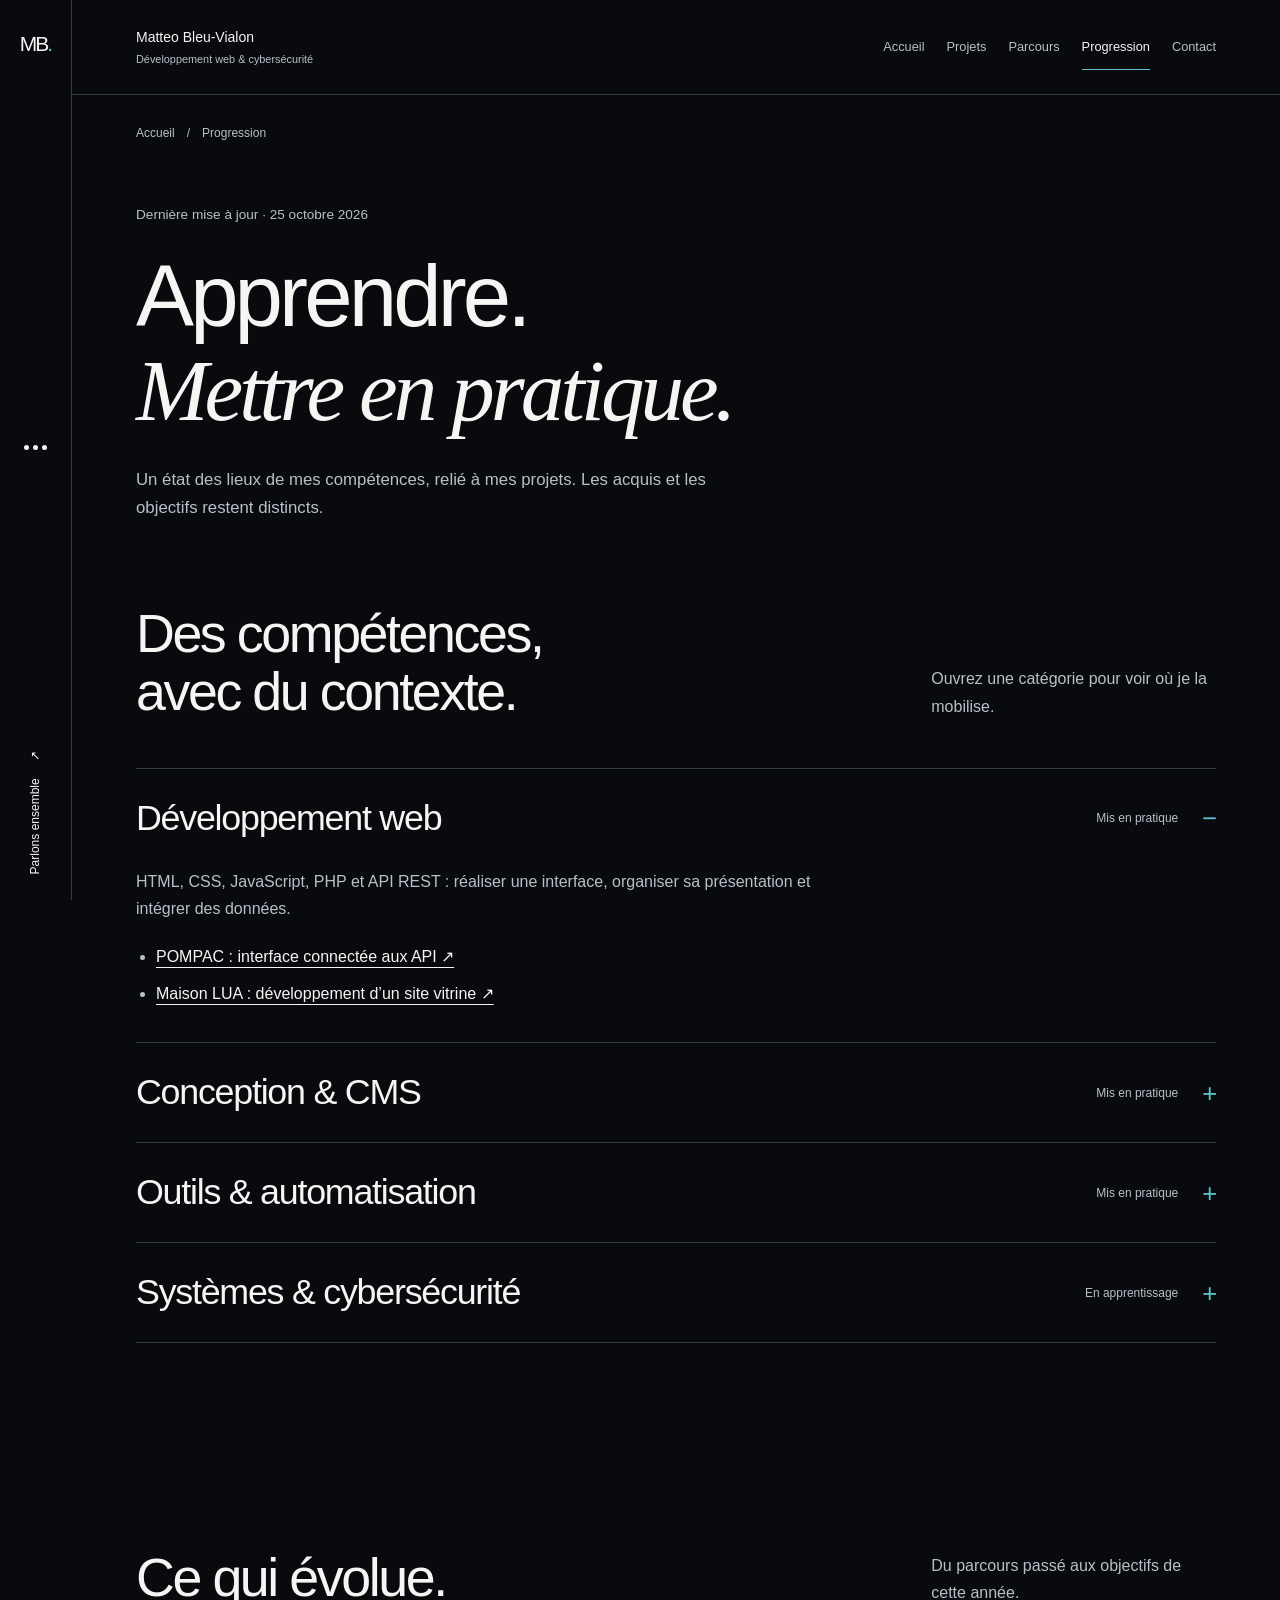
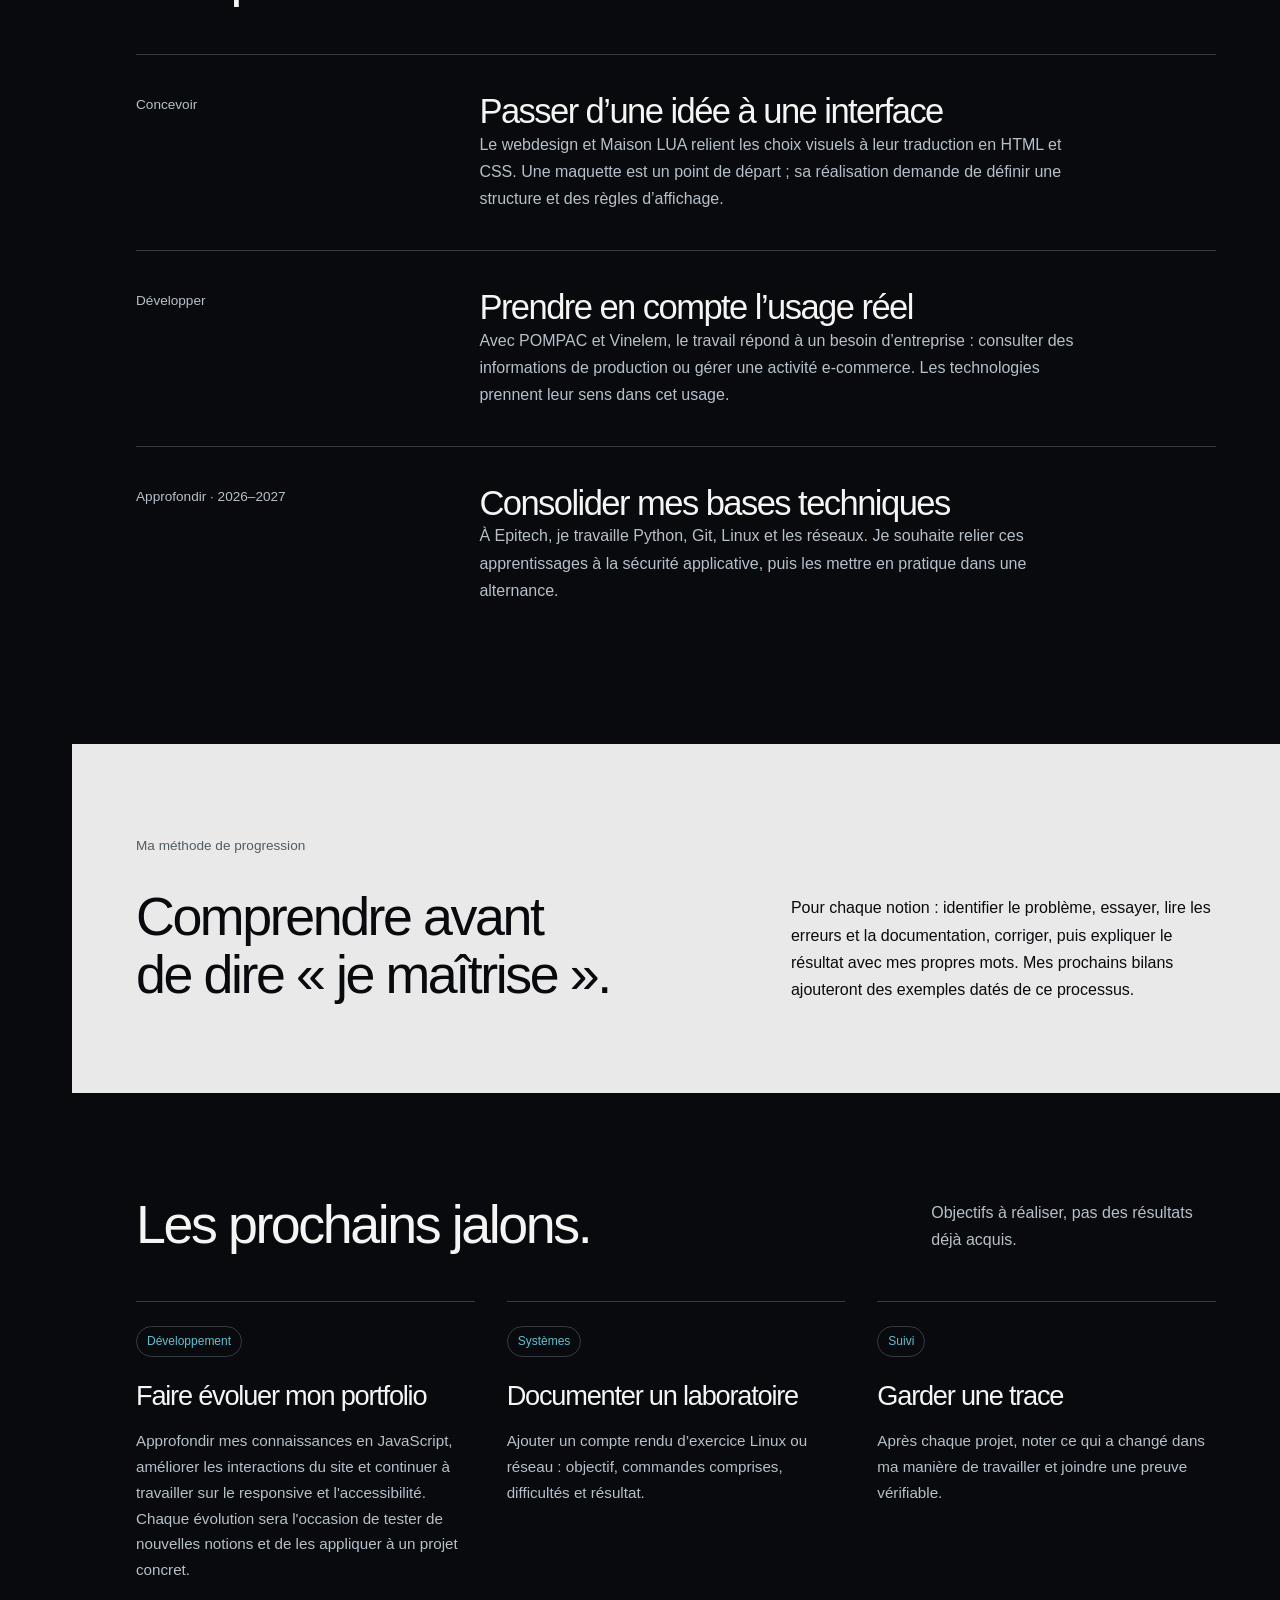
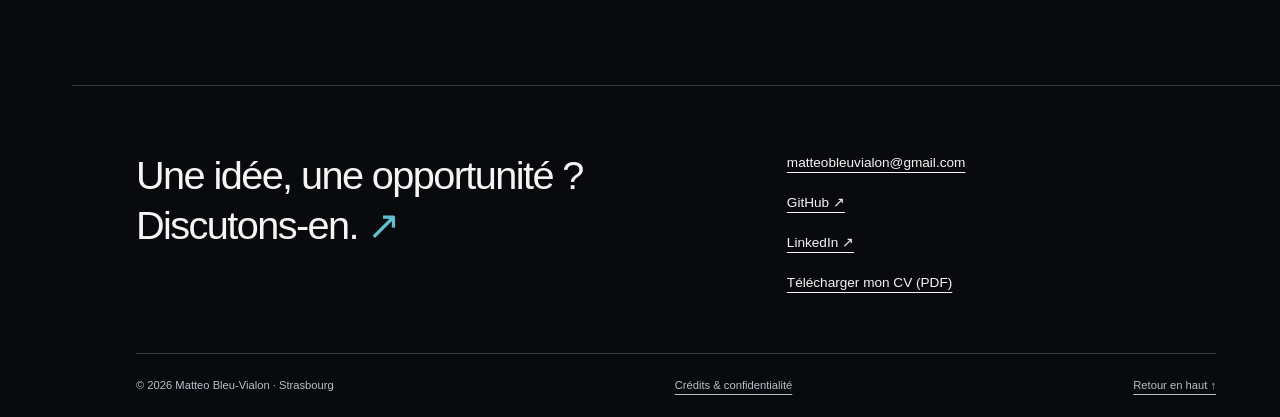
<file: progression.html>
<!doctype html>
<html lang="fr">
  <head>
    <meta charset="utf-8" />
    <meta name="viewport" content="width=device-width, initial-scale=1" />
    <title>Progression — Matteo Bleu-Vialon</title>
    <meta
      name="description"
      content="Compétences mises en pratique, apprentissages actuels et objectifs de progression de Matteo Bleu-Vialon à Epitech."
    />
    <meta name="theme-color" content="#080a0d" />
    <meta property="og:title" content="Progression — Matteo Bleu-Vialon" />
    <meta
      property="og:description"
      content="Compétences mises en pratique, apprentissages actuels et objectifs de progression de Matteo Bleu-Vialon à Epitech."
    />
    <meta property="og:type" content="website" />
    <meta property="og:locale" content="fr_FR" />
    <link rel="icon" type="image/svg+xml" href="assets/images/favicon.svg" />
    <link rel="stylesheet" href="assets/css/style.css" />
    <script src="assets/js/main.js" defer></script>
  </head>
  <body id="haut">
    <a class="skip-link" href="#contenu">Aller au contenu</a>
    <aside class="rail" aria-label="Accès rapides">
      <a
        class="monogram"
        href="index.html"
        aria-label="Matteo Bleu-Vialon, accueil"
        >MB<span>.</span></a
      >
      <button
        class="menu-toggle"
        type="button"
        aria-label="Ouvrir le menu"
        aria-haspopup="dialog"
        aria-controls="navigation-dialog"
        hidden
      >
        <span></span><span></span><span></span>
      </button>
      <a class="rail__contact" href="contact.html"
        >Parlons ensemble <span aria-hidden="true">↗</span></a
      >
    </aside>
    <div class="site">
      <header class="site-header">
        <a class="site-header__name" href="index.html"
          >Matteo Bleu-Vialon
          <span>Développement web &amp; cybersécurité</span></a
        >
        <nav class="top-nav" aria-label="Navigation principale">
          <a href="index.html">Accueil</a><a href="projets.html">Projets</a
          ><a href="parcours.html">Parcours</a
          ><a href="progression.html" aria-current="page">Progression</a
          ><a href="contact.html">Contact</a>
        </nav>
      </header>
      <main id="contenu" tabindex="-1">
        <nav class="breadcrumb" aria-label="Fil d’Ariane">
          <a href="index.html">Accueil</a><span aria-hidden="true">/</span
          ><span aria-current="page">Progression</span>
        </nav>
        <header class="page-heading">
          <p class="eyebrow">Dernière mise à jour · 25 octobre 2026</p>
          <h1>Apprendre.<br /><em>Mettre en pratique.</em></h1>
          <p class="page-heading__intro">
            Un état des lieux de mes compétences, relié à mes projets. Les
            acquis et les objectifs restent distincts.
          </p>
        </header>
        <section class="section section--tight" aria-labelledby="skills-title">
          <div class="section-heading">
            <h2 id="skills-title">Des compétences,<br />avec du contexte.</h2>
            <p>Ouvrez une catégorie pour voir où je la mobilise.</p>
          </div>
          <div class="skill-list">
            <details class="skill" open>
              <summary>
                <span>Développement web</span
                ><span class="skill__level">Mis en pratique</span>
              </summary>
              <div class="skill__content">
                <p>
                  HTML, CSS, JavaScript, PHP et API REST : réaliser une
                  interface, organiser sa présentation et intégrer des données.
                </p>
                <ul class="evidence">
                  <li>
                    <a href="projet-pompac.html"
                      >POMPAC : interface connectée aux API ↗</a
                    >
                  </li>
                  <li>
                    <a href="projet-maison-lua.html"
                      >Maison LUA : développement d’un site vitrine ↗</a
                    >
                  </li>
                </ul>
              </div>
            </details>
            <details class="skill">
              <summary>
                <span>Conception &amp; CMS</span
                ><span class="skill__level">Mis en pratique</span>
              </summary>
              <div class="skill__content">
                <p>
                  Figma, WordPress, WooCommerce, Webflow, responsive design et
                  SEO : de la maquette à un site adapté à son contenu et à ses
                  visiteurs.
                </p>
                <ul class="evidence">
                  <li>
                    <a href="projet-maison-lua.html"
                      >Maison LUA : conception et intégration ↗</a
                    >
                  </li>
                  <li>
                    <a href="projet-vinelem.html"
                      >Vinelem : boutique WooCommerce ↗</a
                    >
                  </li>
                  <li>
                    <a href="parcours.html#experience-title"
                      >Gecko Studio : projets clients ↗</a
                    >
                  </li>
                </ul>
              </div>
            </details>
            <details class="skill">
              <summary>
                <span>Outils &amp; automatisation</span
                ><span class="skill__level">Mis en pratique</span>
              </summary>
              <div class="skill__content">
                <p>
                  VS Code, n8n, Suite Adobe et environnements Windows et macOS.
                  Les outils servent la réalisation des projets et
                  l’organisation du travail.
                </p>
                <ul class="evidence">
                  <li>
                    <a href="projet-vinelem.html"
                      >Vinelem : automatisation avec n8n ↗</a
                    >
                  </li>
                  <li>
                    <a href="parcours.html"
                      >POMPAC : supports de communication ↗</a
                    >
                  </li>
                </ul>
              </div>
            </details>
            <details class="skill">
              <summary>
                <span>Systèmes &amp; cybersécurité</span
                ><span class="skill__level">En apprentissage</span>
              </summary>
              <div class="skill__content">
                <p>
                  Python, Git, Linux, fondamentaux réseau et sécurité
                  applicative. Mon objectif est de consolider ces bases par la
                  pratique, sans les présenter comme une expertise
                  professionnelle.
                </p>
                <p>
                  Sur TryHackMe, j'ai terminé 32 rooms et obtenu
                  6 badges lors de mon dernier bilan en septembre 2026.
                  Ces exercices m'ont permis de découvrir
                  différentes notions liées aux réseaux, au web,
                  à Linux et à Windows.
                </p>
                <a class="text-link" href="https://tryhackme.com/"
                  >Découvrir la plateforme TryHackMe ↗</a
                >
              </div>
            </details>
          </div>
        </section>
        <section class="section" aria-labelledby="evolution-title">
          <div class="section-heading">
            <h2 id="evolution-title">Ce qui évolue.</h2>
            <p>Du parcours passé aux objectifs de cette année.</p>
          </div>
          <article class="timeline-row">
            <p class="timeline-row__date">Concevoir</p>
            <div>
              <h3>Passer d’une idée à une interface</h3>
              <p>
                Le webdesign et Maison LUA relient les choix visuels à leur
                traduction en HTML et CSS. Une maquette est un point de départ ;
                sa réalisation demande de définir une structure et des règles
                d’affichage.
              </p>
            </div>
          </article>
          <article class="timeline-row">
            <p class="timeline-row__date">Développer</p>
            <div>
              <h3>Prendre en compte l’usage réel</h3>
              <p>
                Avec POMPAC et Vinelem, le travail répond à un besoin
                d’entreprise : consulter des informations de production ou gérer
                une activité e-commerce. Les technologies prennent leur sens
                dans cet usage.
              </p>
            </div>
          </article>
          <article class="timeline-row">
            <p class="timeline-row__date">Approfondir · 2026–2027</p>
            <div>
              <h3>Consolider mes bases techniques</h3>
              <p>
                À Epitech, je travaille Python, Git, Linux et les réseaux. Je
                souhaite relier ces apprentissages à la sécurité applicative,
                puis les mettre en pratique dans une alternance.
              </p>
            </div>
          </article>
        </section>
        <section class="statement">
          <p class="eyebrow">Ma méthode de progression</p>
          <h2>Comprendre avant<br />de dire « je maîtrise ».</h2>
          <div>
            <p>
              Pour chaque notion : identifier le problème, essayer, lire les
              erreurs et la documentation, corriger, puis expliquer le résultat
              avec mes propres mots. Mes prochains bilans ajouteront des
              exemples datés de ce processus.
            </p>
          </div>
        </section>
        <section class="section" aria-labelledby="next-title">
          <div class="section-heading">
            <h2 id="next-title">Les prochains jalons.</h2>
            <p>Objectifs à réaliser, pas des résultats déjà acquis.</p>
          </div>
          <div class="goals">
            <article>
              <span class="small-label">Développement</span>
              <h3>Faire évoluer mon portfolio</h3>
              <p>
                Approfondir mes connaissances en JavaScript,
                améliorer les interactions du site et
                continuer à travailler sur le responsive
                et l'accessibilité.
                Chaque évolution sera l'occasion de tester
                de nouvelles notions et de les appliquer
                à un projet concret.
              </p>
            </article>
            <article>
              <span class="small-label">Systèmes</span>
              <h3>Documenter un laboratoire</h3>
              <p>
                Ajouter un compte rendu d’exercice Linux ou réseau : objectif,
                commandes comprises, difficultés et résultat.
              </p>
            </article>
            <article>
              <span class="small-label">Suivi</span>
              <h3>Garder une trace</h3>
              <p>
                Après chaque projet, noter ce qui a changé dans ma manière de
                travailler et joindre une preuve vérifiable.
              </p>
            </article>
          </div>
        </section>
      </main>
      <footer class="site-footer">
        <div>
          <a class="footer-title" href="contact.html"
            >Une idée, une opportunité ?<br /><span>Discutons-en.</span>
            <span aria-hidden="true">↗</span></a
          >
        </div>
        <div class="footer-links">
          <a href="mailto:matteobleuvialon@gmail.com"
            >matteobleuvialon@gmail.com</a
          ><a href="https://github.com/matteobleuvialon">GitHub ↗</a
          ><a href="https://www.linkedin.com/in/matteo-bleu-vialon-a50511246/"
            >LinkedIn ↗</a
          ><a href="assets/documents/cv-matteo-bleu-vialon.pdf" download
            >Télécharger mon CV (PDF)</a
          >
        </div>
        <div class="footer-bottom">
          <span>© 2026 Matteo Bleu-Vialon · Strasbourg</span
          ><a href="credits.html">Crédits &amp; confidentialité</a
          ><a href="#haut">Retour en haut ↑</a>
        </div>
      </footer>
    </div>
    <dialog class="menu" id="navigation-dialog" aria-labelledby="menu-title">
      <div class="menu__top">
        <p id="menu-title">Explorer le portfolio</p>
        <button class="menu-close" type="button" aria-label="Fermer le menu">
          Fermer <span aria-hidden="true">×</span>
        </button>
      </div>
      <nav class="menu__links" aria-label="Menu complet">
        <a href="index.html">Accueil</a><a href="projets.html">Projets</a
        ><a href="parcours.html">Parcours</a
        ><a href="progression.html" aria-current="page">Progression</a
        ><a href="contact.html">Contact</a>
      </nav>
      <div class="menu__bottom">
        <p>Développer aujourd’hui,<br />sécuriser demain.</p>
        <a href="assets/documents/cv-matteo-bleu-vialon.pdf" download
          >Mon CV en PDF ↗</a
        >
      </div>
    </dialog>
  </body>
</html>
</file>
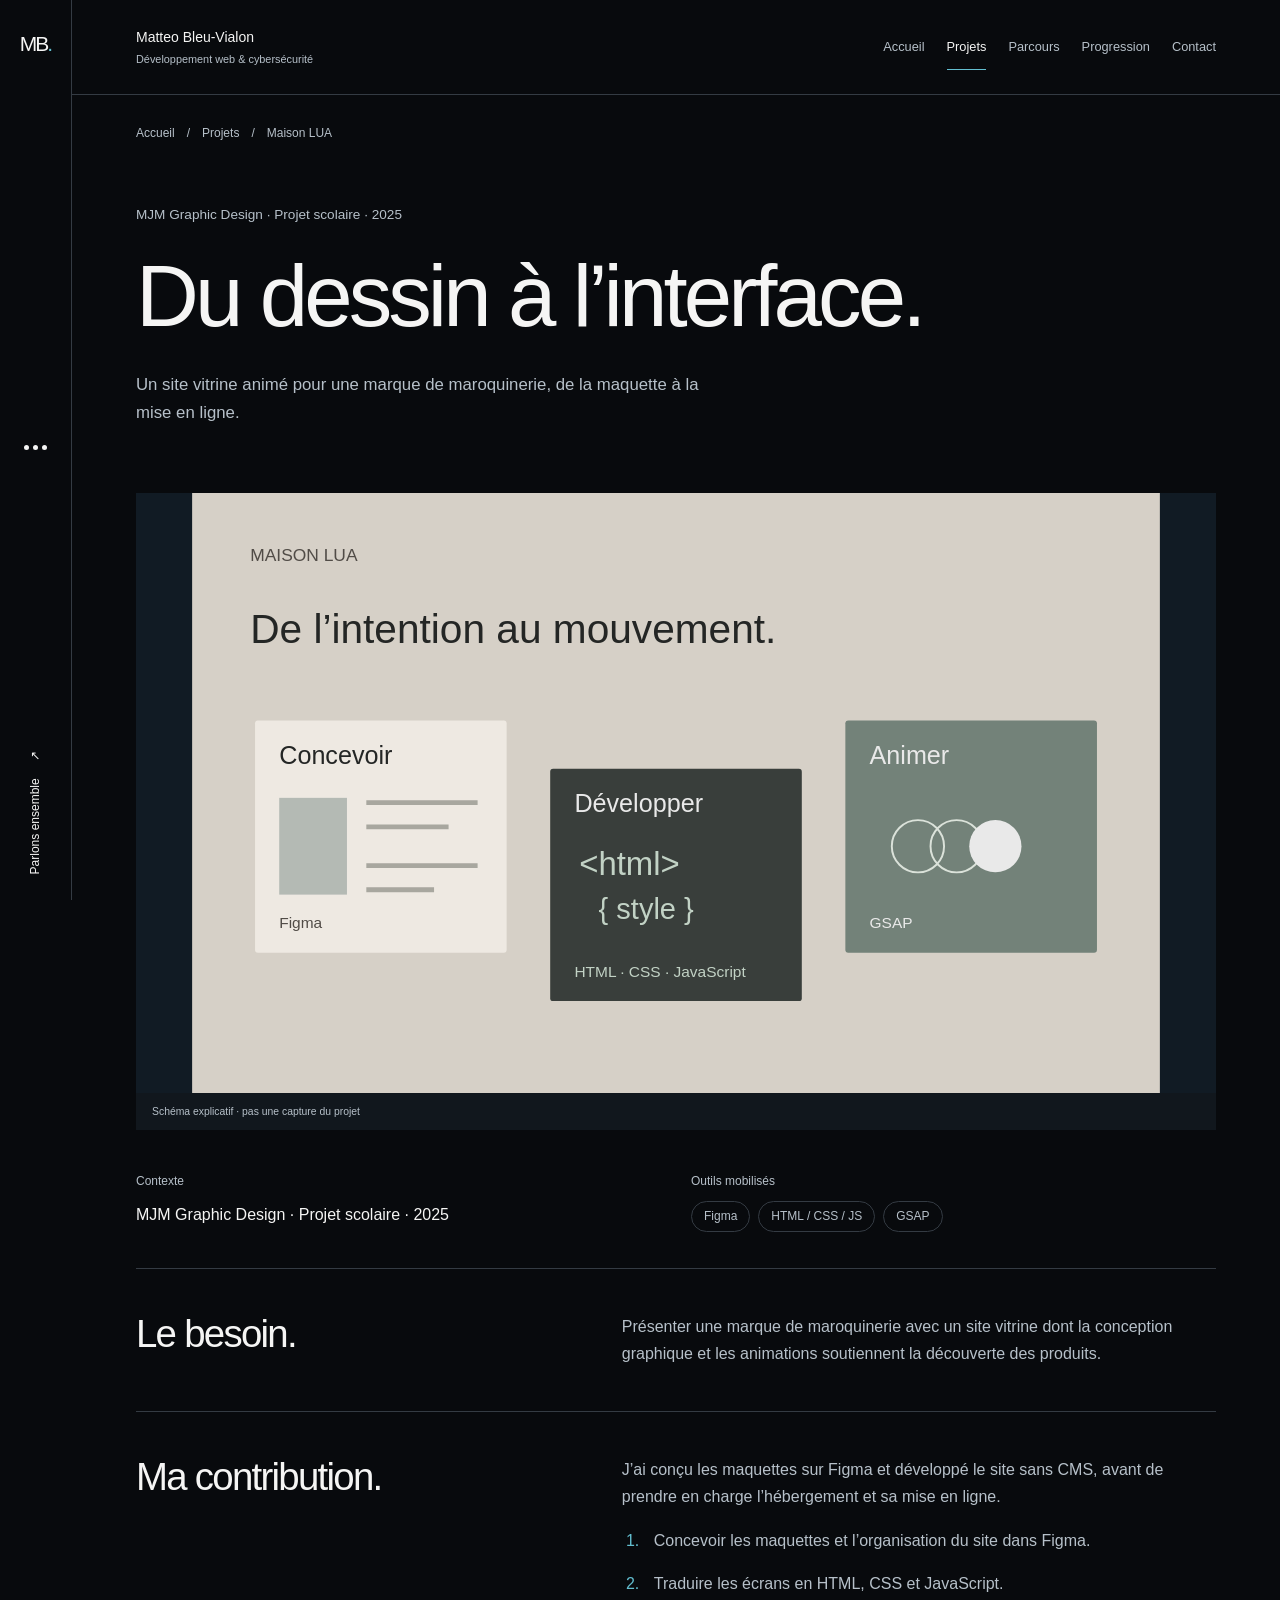
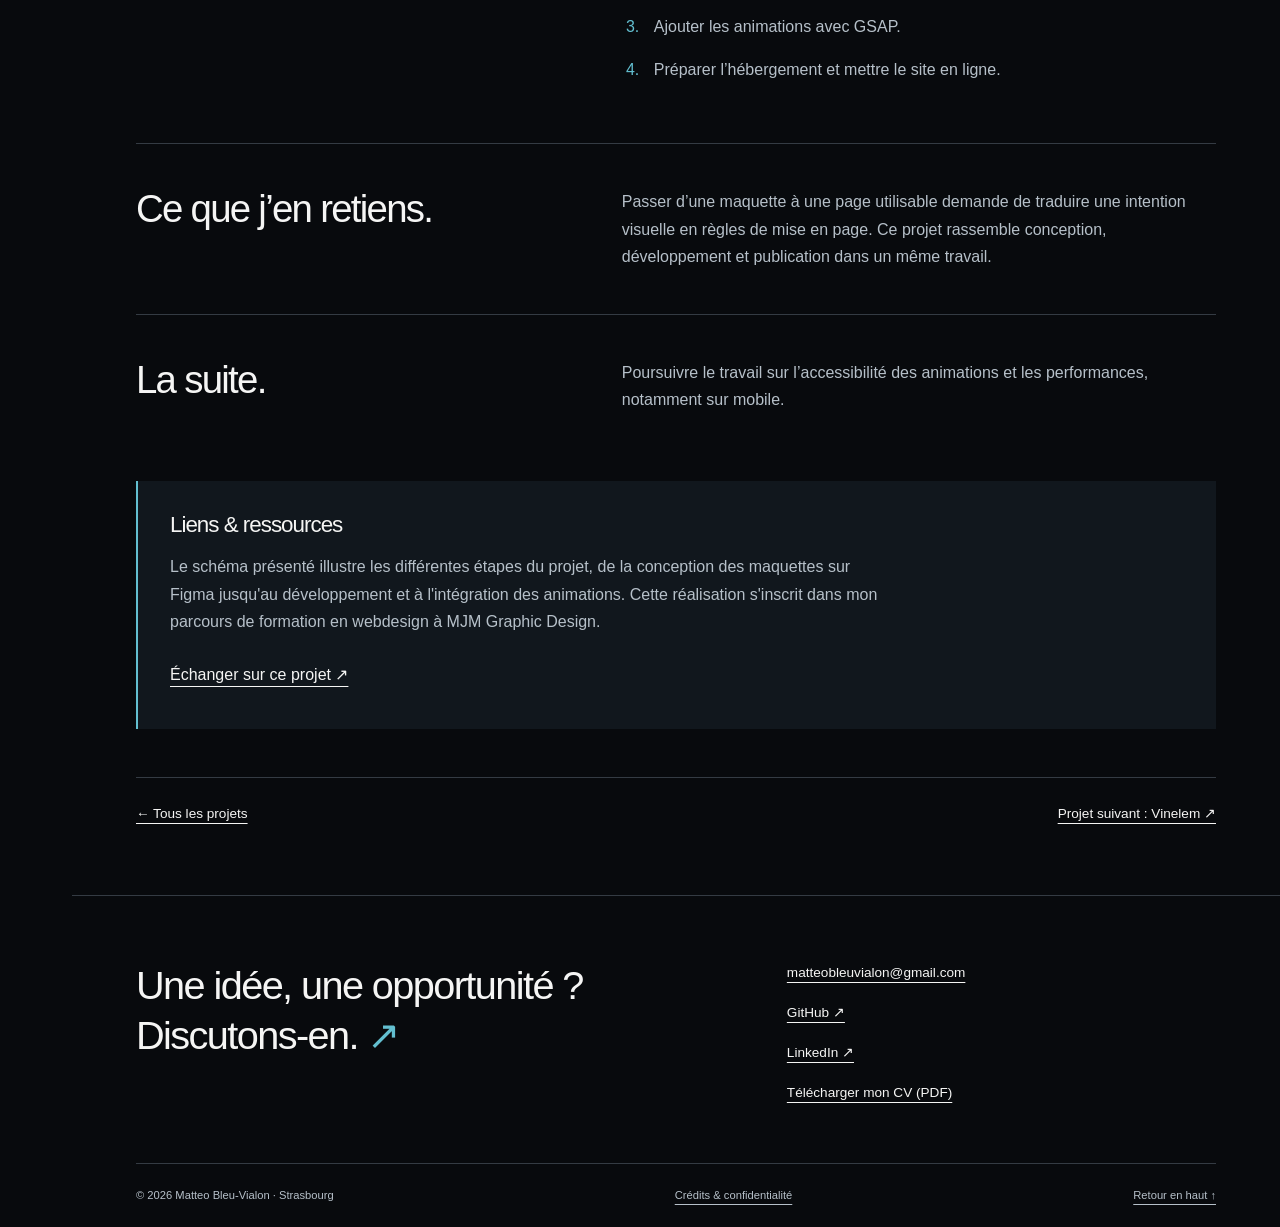
<file: projet-maison-lua.html>
<!doctype html>
<html lang="fr">
  <head>
    <meta charset="utf-8" />
    <meta name="viewport" content="width=device-width, initial-scale=1" />
    <title>Maison LUA — Matteo Bleu-Vialon</title>
    <meta
      name="description"
      content="Un site vitrine animé pour une marque de maroquinerie, de la maquette à la mise en ligne."
    />
    <meta name="theme-color" content="#080a0d" />
    <meta property="og:title" content="Maison LUA — Matteo Bleu-Vialon" />
    <meta
      property="og:description"
      content="Un site vitrine animé pour une marque de maroquinerie, de la maquette à la mise en ligne."
    />
    <meta property="og:type" content="website" />
    <meta property="og:locale" content="fr_FR" />
    <link rel="icon" type="image/svg+xml" href="assets/images/favicon.svg" />
    <link rel="stylesheet" href="assets/css/style.css" />
    <script src="assets/js/main.js" defer></script>
  </head>
  <body id="haut">
    <a class="skip-link" href="#contenu">Aller au contenu</a>
    <aside class="rail" aria-label="Accès rapides">
      <a
        class="monogram"
        href="index.html"
        aria-label="Matteo Bleu-Vialon, accueil"
        >MB<span>.</span></a
      >
      <button
        class="menu-toggle"
        type="button"
        aria-label="Ouvrir le menu"
        aria-haspopup="dialog"
        aria-controls="navigation-dialog"
        hidden
      >
        <span></span><span></span><span></span>
      </button>
      <a class="rail__contact" href="contact.html"
        >Parlons ensemble <span aria-hidden="true">↗</span></a
      >
    </aside>
    <div class="site">
      <header class="site-header">
        <a class="site-header__name" href="index.html"
          >Matteo Bleu-Vialon
          <span>Développement web &amp; cybersécurité</span></a
        >
        <nav class="top-nav" aria-label="Navigation principale">
          <a href="index.html">Accueil</a
          ><a href="projets.html" class="is-section">Projets</a
          ><a href="parcours.html">Parcours</a
          ><a href="progression.html">Progression</a
          ><a href="contact.html">Contact</a>
        </nav>
      </header>
      <main id="contenu" tabindex="-1">
        <nav class="breadcrumb" aria-label="Fil d’Ariane">
          <a href="index.html">Accueil</a><span aria-hidden="true">/</span
          ><a href="projets.html">Projets</a><span aria-hidden="true">/</span
          ><span aria-current="page">Maison LUA</span>
        </nav>
        <header class="page-heading">
          <p class="eyebrow">MJM Graphic Design · Projet scolaire · 2025</p>
          <h1>Du dessin à l’interface.</h1>
          <p class="page-heading__intro">
            Un site vitrine animé pour une marque de maroquinerie, de la
            maquette à la mise en ligne.
          </p>
        </header>
        <section class="case" aria-label="Présentation du projet">
          <figure class="project-visual project-visual--lua">
            <img
              src="assets/images/lua.svg"
              alt="Schéma : maquette Figma, développement du site puis animations GSAP."
              width="1000"
              height="620"
              loading="lazy"
            />
            <figcaption>
              Schéma explicatif · pas une capture du projet
            </figcaption>
          </figure>
          <div class="case__facts">
            <div>
              <span>Contexte</span>
              <p>MJM Graphic Design · Projet scolaire · 2025</p>
            </div>
            <div>
              <span>Outils mobilisés</span>
              <ul class="tags" aria-label="Technologies">
                <li>Figma</li>
                <li>HTML / CSS / JS</li>
                <li>GSAP</li>
              </ul>
            </div>
          </div>
          <div class="case__row">
            <h2>Le besoin.</h2>
            <p>
              Présenter une marque de maroquinerie avec un site vitrine dont la
              conception graphique et les animations soutiennent la découverte
              des produits.
            </p>
          </div>
          <div class="case__row">
            <h2>Ma contribution.</h2>
            <div>
              <p>
                J’ai conçu les maquettes sur Figma et développé le site sans
                CMS, avant de prendre en charge l’hébergement et sa mise en
                ligne.
              </p>
              <ol class="steps">
                <li>
                  Concevoir les maquettes et l’organisation du site dans Figma.
                </li>
                <li>Traduire les écrans en HTML, CSS et JavaScript.</li>
                <li>Ajouter les animations avec GSAP.</li>
                <li>Préparer l’hébergement et mettre le site en ligne.</li>
              </ol>
            </div>
          </div>
          <div class="case__row">
            <h2>Ce que j’en retiens.</h2>
            <p>
              Passer d’une maquette à une page utilisable demande de traduire
              une intention visuelle en règles de mise en page. Ce projet
              rassemble conception, développement et publication dans un même
              travail.
            </p>
          </div>
          <div class="case__row">
            <h2>La suite.</h2>
            <p>
              Poursuivre le travail sur l’accessibilité des animations et les
              performances, notamment sur mobile.
            </p>
          </div>
          <aside class="note">
            <h2>Liens &amp; ressources</h2>
            <p>
              Le schéma présenté illustre les différentes étapes
              du projet, de la conception des maquettes sur Figma
              jusqu'au développement et à l'intégration
              des animations.
              Cette réalisation s'inscrit dans mon parcours
              de formation en webdesign à MJM Graphic Design.
            </p>
            <a class="text-link" href="contact.html"
              >Échanger sur ce projet ↗</a
            >
          </aside>
          <div class="case__next">
            <a href="projets.html">← Tous les projets</a
            ><a href="projet-vinelem.html">Projet suivant : Vinelem ↗</a>
          </div>
        </section>
      </main>
      <footer class="site-footer">
        <div>
          <a class="footer-title" href="contact.html"
            >Une idée, une opportunité ?<br /><span>Discutons-en.</span>
            <span aria-hidden="true">↗</span></a
          >
        </div>
        <div class="footer-links">
          <a href="mailto:matteobleuvialon@gmail.com"
            >matteobleuvialon@gmail.com</a
          ><a href="https://github.com/matteobleuvialon">GitHub ↗</a
          ><a href="https://www.linkedin.com/in/matteo-bleu-vialon-a50511246/"
            >LinkedIn ↗</a
          ><a href="assets/documents/cv-matteo-bleu-vialon.pdf" download
            >Télécharger mon CV (PDF)</a
          >
        </div>
        <div class="footer-bottom">
          <span>© 2026 Matteo Bleu-Vialon · Strasbourg</span
          ><a href="credits.html">Crédits &amp; confidentialité</a
          ><a href="#haut">Retour en haut ↑</a>
        </div>
      </footer>
    </div>
    <dialog class="menu" id="navigation-dialog" aria-labelledby="menu-title">
      <div class="menu__top">
        <p id="menu-title">Explorer le portfolio</p>
        <button class="menu-close" type="button" aria-label="Fermer le menu">
          Fermer <span aria-hidden="true">×</span>
        </button>
      </div>
      <nav class="menu__links" aria-label="Menu complet">
        <a href="index.html">Accueil</a
        ><a href="projets.html" class="is-section">Projets</a
        ><a href="parcours.html">Parcours</a
        ><a href="progression.html">Progression</a
        ><a href="contact.html">Contact</a>
      </nav>
      <div class="menu__bottom">
        <p>Développer aujourd’hui,<br />sécuriser demain.</p>
        <a href="assets/documents/cv-matteo-bleu-vialon.pdf" download
          >Mon CV en PDF ↗</a
        >
      </div>
    </dialog>
  </body>
</html>
</file>
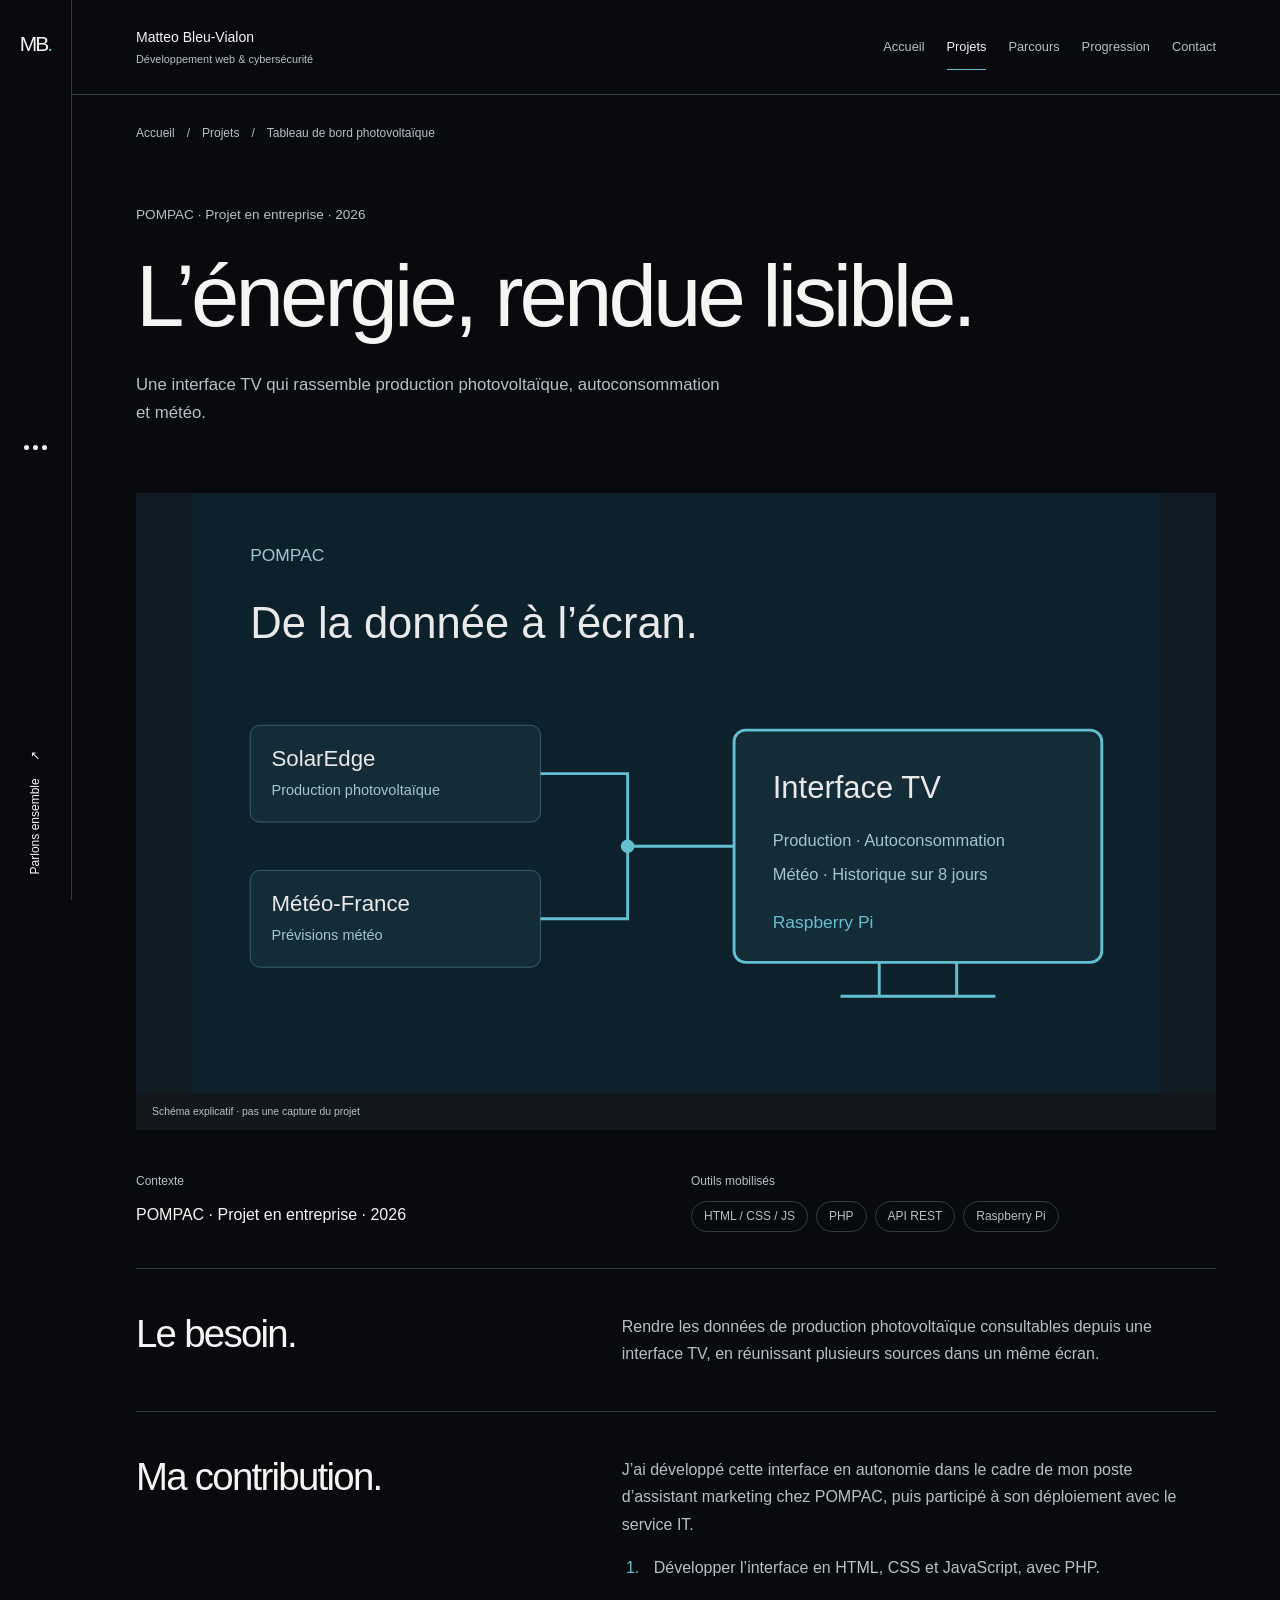
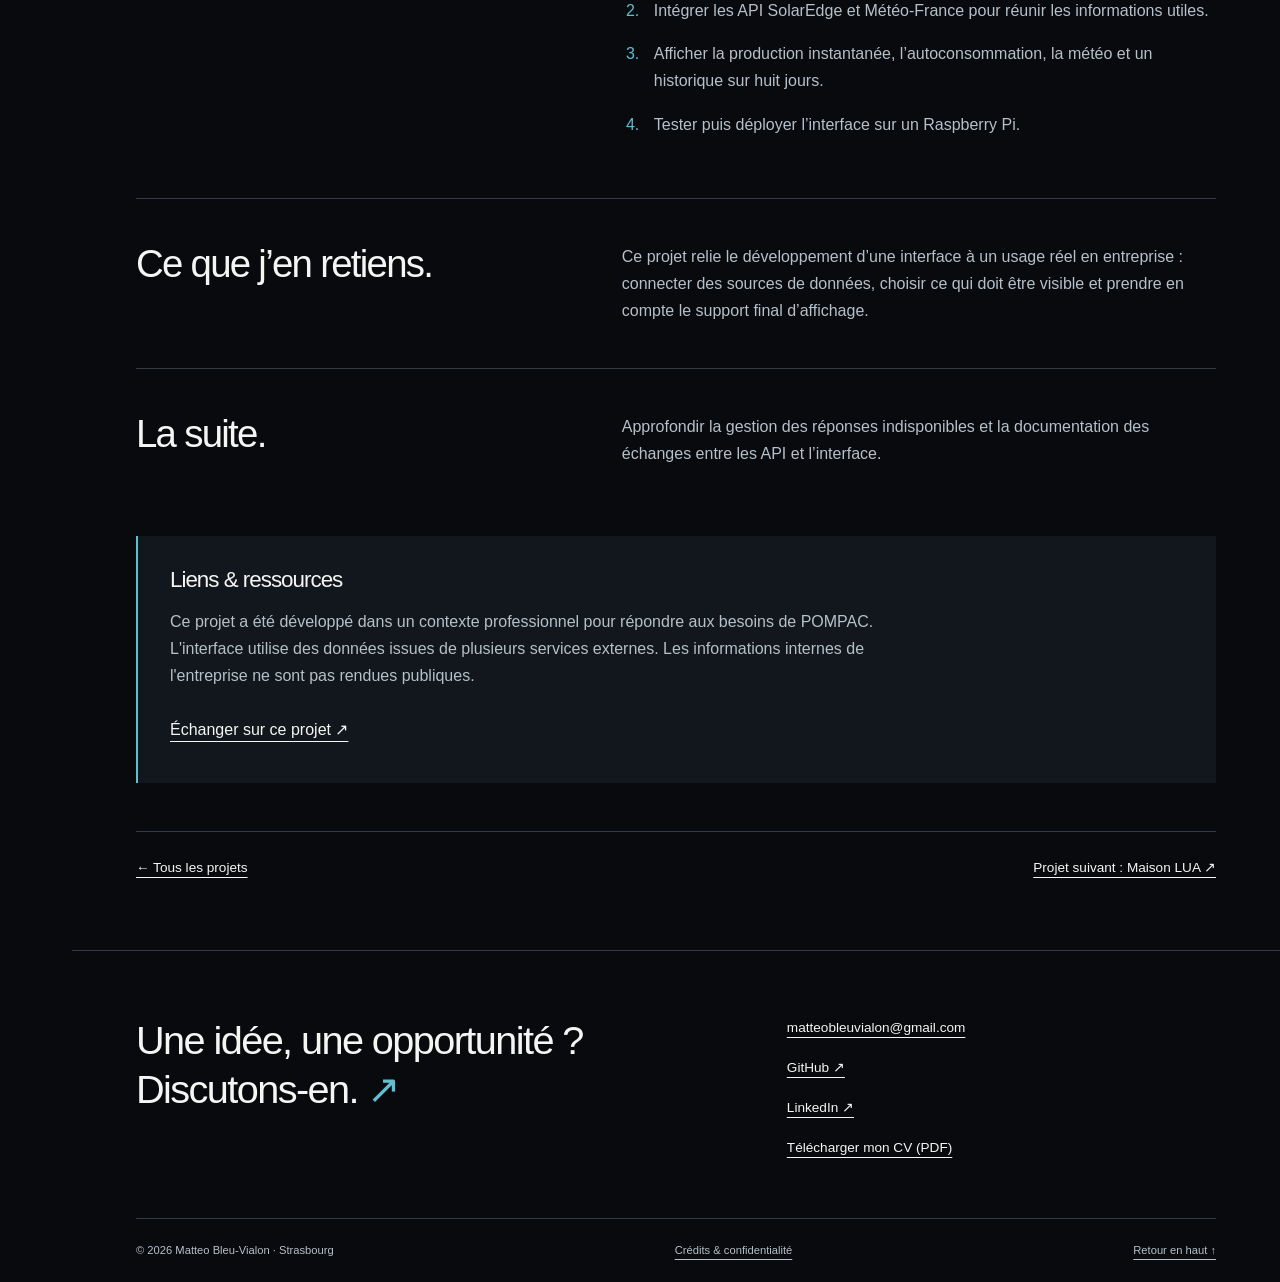
<file: projet-pompac.html>
<!doctype html>
<html lang="fr">
  <head>
    <meta charset="utf-8" />
    <meta name="viewport" content="width=device-width, initial-scale=1" />
    <title>Tableau de bord photovoltaïque — Matteo Bleu-Vialon</title>
    <meta
      name="description"
      content="Une interface TV qui rassemble production photovoltaïque, autoconsommation et météo."
    />
    <meta name="theme-color" content="#080a0d" />
    <meta
      property="og:title"
      content="Tableau de bord photovoltaïque — Matteo Bleu-Vialon"
    />
    <meta
      property="og:description"
      content="Une interface TV qui rassemble production photovoltaïque, autoconsommation et météo."
    />
    <meta property="og:type" content="website" />
    <meta property="og:locale" content="fr_FR" />
    <link rel="icon" type="image/svg+xml" href="assets/images/favicon.svg" />
    <link rel="stylesheet" href="assets/css/style.css" />
    <script src="assets/js/main.js" defer></script>
  </head>
  <body id="haut">
    <a class="skip-link" href="#contenu">Aller au contenu</a>
    <aside class="rail" aria-label="Accès rapides">
      <a
        class="monogram"
        href="index.html"
        aria-label="Matteo Bleu-Vialon, accueil"
        >MB<span>.</span></a
      >
      <button
        class="menu-toggle"
        type="button"
        aria-label="Ouvrir le menu"
        aria-haspopup="dialog"
        aria-controls="navigation-dialog"
        hidden
      >
        <span></span><span></span><span></span>
      </button>
      <a class="rail__contact" href="contact.html"
        >Parlons ensemble <span aria-hidden="true">↗</span></a
      >
    </aside>
    <div class="site">
      <header class="site-header">
        <a class="site-header__name" href="index.html"
          >Matteo Bleu-Vialon
          <span>Développement web &amp; cybersécurité</span></a
        >
        <nav class="top-nav" aria-label="Navigation principale">
          <a href="index.html">Accueil</a
          ><a href="projets.html" class="is-section">Projets</a
          ><a href="parcours.html">Parcours</a
          ><a href="progression.html">Progression</a
          ><a href="contact.html">Contact</a>
        </nav>
      </header>
      <main id="contenu" tabindex="-1">
        <nav class="breadcrumb" aria-label="Fil d’Ariane">
          <a href="index.html">Accueil</a><span aria-hidden="true">/</span
          ><a href="projets.html">Projets</a><span aria-hidden="true">/</span
          ><span aria-current="page">Tableau de bord photovoltaïque</span>
        </nav>
        <header class="page-heading">
          <p class="eyebrow">POMPAC · Projet en entreprise · 2026</p>
          <h1>L’énergie, rendue lisible.</h1>
          <p class="page-heading__intro">
            Une interface TV qui rassemble production photovoltaïque,
            autoconsommation et météo.
          </p>
        </header>
        <section class="case" aria-label="Présentation du projet">
          <figure class="project-visual project-visual--energy">
            <img
              src="assets/images/energy.svg"
              alt="Schéma : SolarEdge et Météo-France alimentent une interface TV sur Raspberry Pi."
              width="1000"
              height="620"
              loading="lazy"
            />
            <figcaption>
              Schéma explicatif · pas une capture du projet
            </figcaption>
          </figure>
          <div class="case__facts">
            <div>
              <span>Contexte</span>
              <p>POMPAC · Projet en entreprise · 2026</p>
            </div>
            <div>
              <span>Outils mobilisés</span>
              <ul class="tags" aria-label="Technologies">
                <li>HTML / CSS / JS</li>
                <li>PHP</li>
                <li>API REST</li>
                <li>Raspberry Pi</li>
              </ul>
            </div>
          </div>
          <div class="case__row">
            <h2>Le besoin.</h2>
            <p>
              Rendre les données de production photovoltaïque consultables
              depuis une interface TV, en réunissant plusieurs sources dans un
              même écran.
            </p>
          </div>
          <div class="case__row">
            <h2>Ma contribution.</h2>
            <div>
              <p>
                J’ai développé cette interface en autonomie dans le cadre de mon
                poste d’assistant marketing chez POMPAC, puis participé à son
                déploiement avec le service IT.
              </p>
              <ol class="steps">
                <li>
                  Développer l’interface en HTML, CSS et JavaScript, avec PHP.
                </li>
                <li>
                  Intégrer les API SolarEdge et Météo-France pour réunir les
                  informations utiles.
                </li>
                <li>
                  Afficher la production instantanée, l’autoconsommation, la
                  météo et un historique sur huit jours.
                </li>
                <li>Tester puis déployer l’interface sur un Raspberry Pi.</li>
              </ol>
            </div>
          </div>
          <div class="case__row">
            <h2>Ce que j’en retiens.</h2>
            <p>
              Ce projet relie le développement d’une interface à un usage réel
              en entreprise : connecter des sources de données, choisir ce qui
              doit être visible et prendre en compte le support final
              d’affichage.
            </p>
          </div>
          <div class="case__row">
            <h2>La suite.</h2>
            <p>
              Approfondir la gestion des réponses indisponibles et la
              documentation des échanges entre les API et l’interface.
            </p>
          </div>
          <aside class="note">
            <h2>Liens &amp; ressources</h2>
            <p>
              Ce projet a été développé dans un contexte
              professionnel pour répondre aux besoins de POMPAC.
              L'interface utilise des données issues de plusieurs
              services externes. Les informations internes de
              l'entreprise ne sont pas rendues publiques.
            </p>
            <a class="text-link" href="contact.html"
              >Échanger sur ce projet ↗</a
            >
          </aside>
          <div class="case__next">
            <a href="projets.html">← Tous les projets</a
            ><a href="projet-maison-lua.html">Projet suivant : Maison LUA ↗</a>
          </div>
        </section>
      </main>
      <footer class="site-footer">
        <div>
          <a class="footer-title" href="contact.html"
            >Une idée, une opportunité ?<br /><span>Discutons-en.</span>
            <span aria-hidden="true">↗</span></a
          >
        </div>
        <div class="footer-links">
          <a href="mailto:matteobleuvialon@gmail.com"
            >matteobleuvialon@gmail.com</a
          ><a href="https://github.com/matteobleuvialon">GitHub ↗</a
          ><a href="https://www.linkedin.com/in/matteo-bleu-vialon-a50511246/"
            >LinkedIn ↗</a
          ><a href="assets/documents/cv-matteo-bleu-vialon.pdf" download
            >Télécharger mon CV (PDF)</a
          >
        </div>
        <div class="footer-bottom">
          <span>© 2026 Matteo Bleu-Vialon · Strasbourg</span
          ><a href="credits.html">Crédits &amp; confidentialité</a
          ><a href="#haut">Retour en haut ↑</a>
        </div>
      </footer>
    </div>
    <dialog class="menu" id="navigation-dialog" aria-labelledby="menu-title">
      <div class="menu__top">
        <p id="menu-title">Explorer le portfolio</p>
        <button class="menu-close" type="button" aria-label="Fermer le menu">
          Fermer <span aria-hidden="true">×</span>
        </button>
      </div>
      <nav class="menu__links" aria-label="Menu complet">
        <a href="index.html">Accueil</a
        ><a href="projets.html" class="is-section">Projets</a
        ><a href="parcours.html">Parcours</a
        ><a href="progression.html">Progression</a
        ><a href="contact.html">Contact</a>
      </nav>
      <div class="menu__bottom">
        <p>Développer aujourd’hui,<br />sécuriser demain.</p>
        <a href="assets/documents/cv-matteo-bleu-vialon.pdf" download
          >Mon CV en PDF ↗</a
        >
      </div>
    </dialog>
  </body>
</html>
</file>
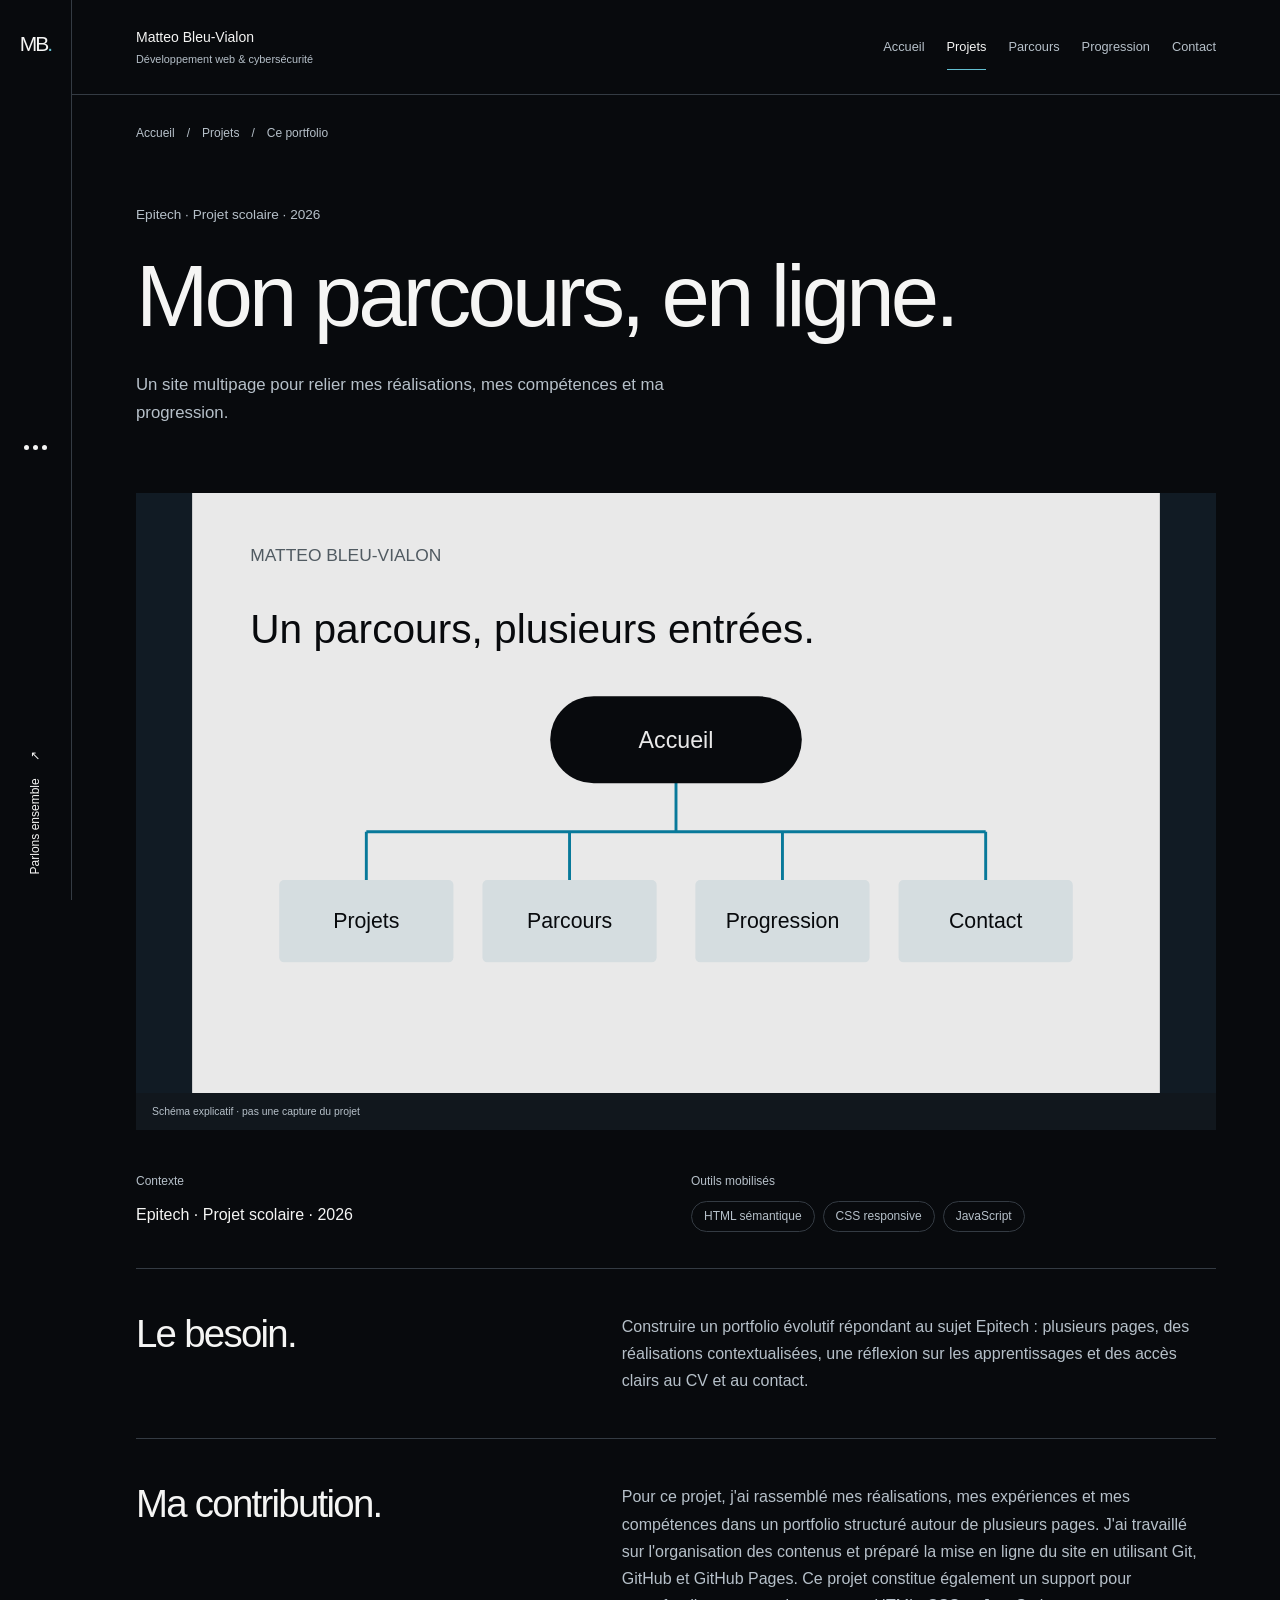
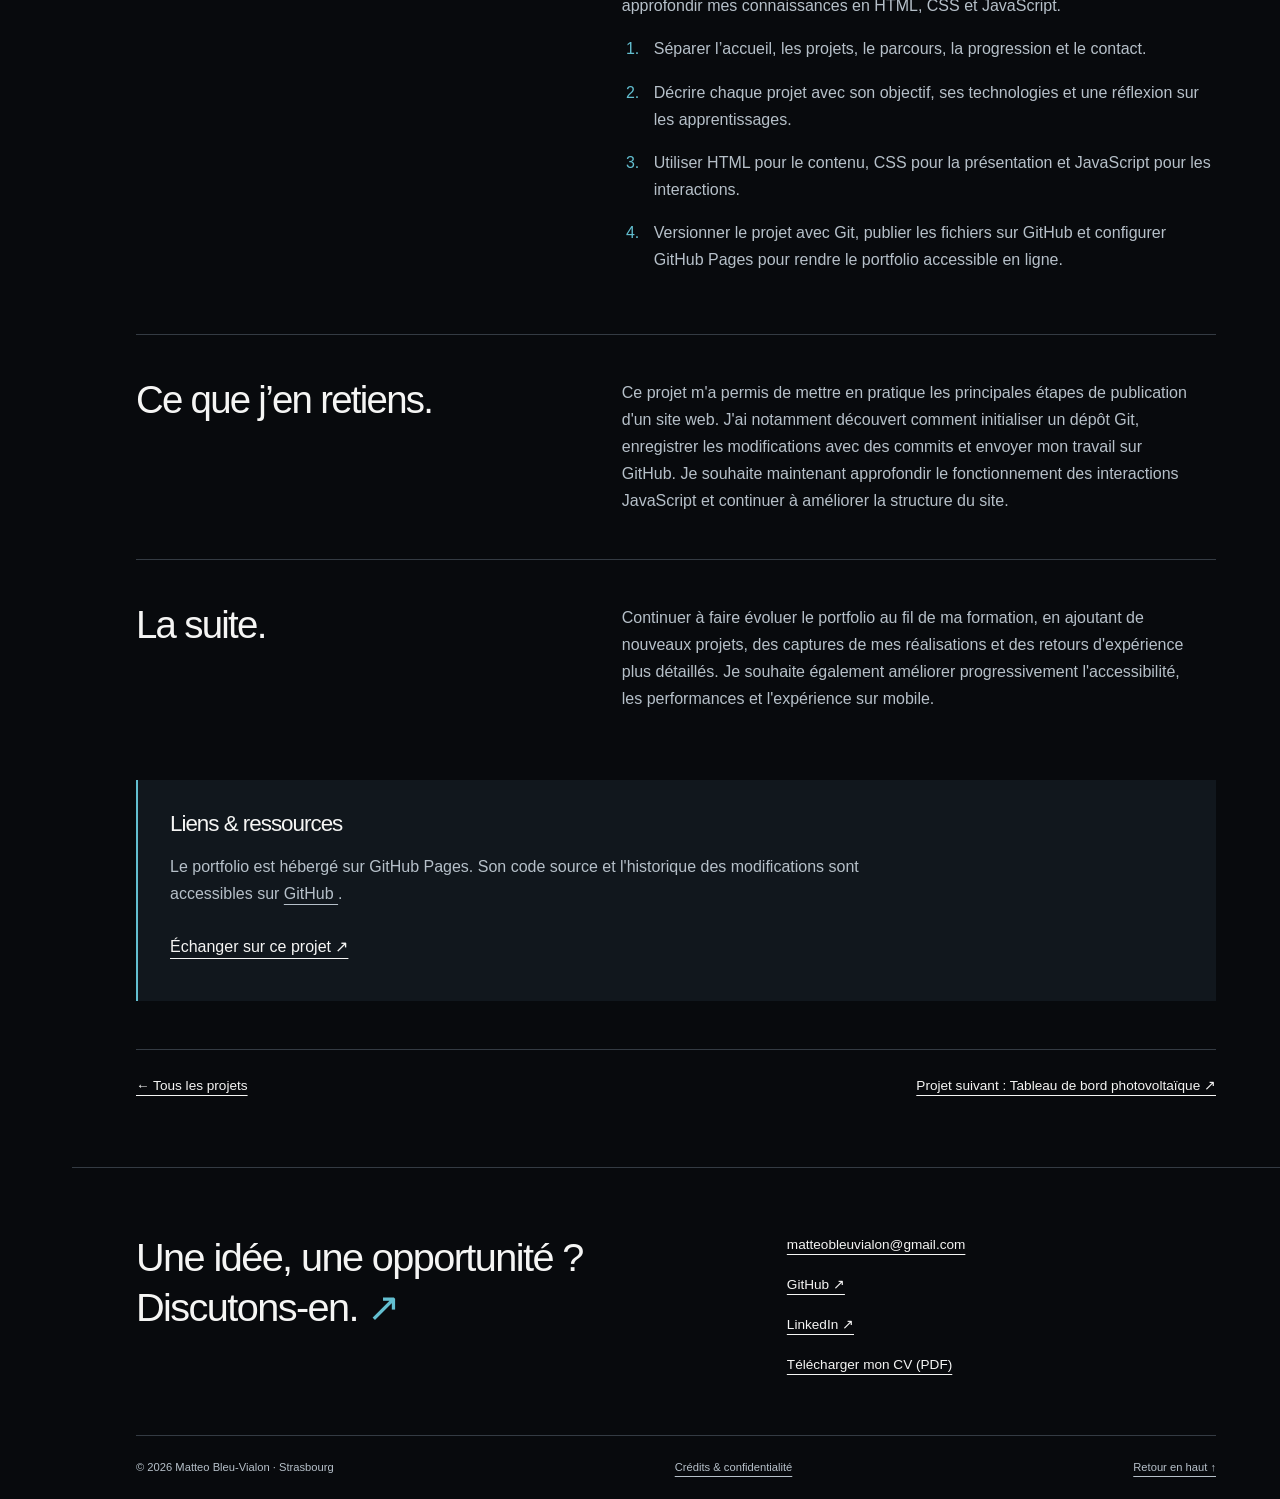
<file: projet-portfolio.html>
<!doctype html>
<html lang="fr">
  <head>
    <meta charset="utf-8" />
    <meta name="viewport" content="width=device-width, initial-scale=1" />
    <title>Ce portfolio — Matteo Bleu-Vialon</title>
    <meta
      name="description"
      content="Un site multipage pour relier mes réalisations, mes compétences et ma progression."
    />
    <meta name="theme-color" content="#080a0d" />
    <meta property="og:title" content="Ce portfolio — Matteo Bleu-Vialon" />
    <meta
      property="og:description"
      content="Un site multipage pour relier mes réalisations, mes compétences et ma progression."
    />
    <meta property="og:type" content="website" />
    <meta property="og:locale" content="fr_FR" />
    <link rel="icon" type="image/svg+xml" href="assets/images/favicon.svg" />
    <link rel="stylesheet" href="assets/css/style.css" />
    <script src="assets/js/main.js" defer></script>
  </head>
  <body id="haut">
    <a class="skip-link" href="#contenu">Aller au contenu</a>
    <aside class="rail" aria-label="Accès rapides">
      <a
        class="monogram"
        href="index.html"
        aria-label="Matteo Bleu-Vialon, accueil"
        >MB<span>.</span></a
      >
      <button
        class="menu-toggle"
        type="button"
        aria-label="Ouvrir le menu"
        aria-haspopup="dialog"
        aria-controls="navigation-dialog"
        hidden
      >
        <span></span><span></span><span></span>
      </button>
      <a class="rail__contact" href="contact.html"
        >Parlons ensemble <span aria-hidden="true">↗</span></a
      >
    </aside>
    <div class="site">
      <header class="site-header">
        <a class="site-header__name" href="index.html"
          >Matteo Bleu-Vialon
          <span>Développement web &amp; cybersécurité</span></a
        >
        <nav class="top-nav" aria-label="Navigation principale">
          <a href="index.html">Accueil</a
          ><a href="projets.html" class="is-section">Projets</a
          ><a href="parcours.html">Parcours</a
          ><a href="progression.html">Progression</a
          ><a href="contact.html">Contact</a>
        </nav>
      </header>
      <main id="contenu" tabindex="-1">
        <nav class="breadcrumb" aria-label="Fil d’Ariane">
          <a href="index.html">Accueil</a><span aria-hidden="true">/</span
          ><a href="projets.html">Projets</a><span aria-hidden="true">/</span
          ><span aria-current="page">Ce portfolio</span>
        </nav>
        <header class="page-heading">
          <p class="eyebrow">Epitech · Projet scolaire · 2026</p>
          <h1>Mon parcours, en ligne.</h1>
          <p class="page-heading__intro">
            Un site multipage pour relier mes réalisations, mes compétences et
            ma progression.
          </p>
        </header>
        <section class="case" aria-label="Présentation du projet">
          <figure class="project-visual project-visual--folio">
            <img
              src="assets/images/folio.svg"
              alt="Schéma des cinq rubriques principales du portfolio."
              width="1000"
              height="620"
              loading="lazy"
            />
            <figcaption>
              Schéma explicatif · pas une capture du projet
            </figcaption>
          </figure>
          <div class="case__facts">
            <div>
              <span>Contexte</span>
              <p>Epitech · Projet scolaire · 2026</p>
            </div>
            <div>
              <span>Outils mobilisés</span>
              <ul class="tags" aria-label="Technologies">
                <li>HTML sémantique</li>
                <li>CSS responsive</li>
                <li>JavaScript</li>
              </ul>
            </div>
          </div>
          <div class="case__row">
            <h2>Le besoin.</h2>
            <p>
              Construire un portfolio évolutif répondant au sujet Epitech :
              plusieurs pages, des réalisations contextualisées, une réflexion
              sur les apprentissages et des accès clairs au CV et au contact.
            </p>
          </div>
          <div class="case__row">
            <h2>Ma contribution.</h2>
            <div>
              <p>
                Pour ce projet, j'ai rassemblé mes réalisations,
                mes expériences et mes compétences dans un portfolio
                structuré autour de plusieurs pages.
                J'ai travaillé sur l'organisation des contenus et
                préparé la mise en ligne du site en utilisant Git,
                GitHub et GitHub Pages.
                Ce projet constitue également un support pour
                approfondir mes connaissances en HTML, CSS
                et JavaScript.
              </p>
              <ol class="steps">
                <li>
                  Séparer l’accueil, les projets, le parcours, la progression et
                  le contact.
                </li>
                <li>
                  Décrire chaque projet avec son objectif, ses technologies et
                  une réflexion sur les apprentissages.
                </li>
                <li>
                  Utiliser HTML pour le contenu, CSS pour la présentation et
                  JavaScript pour les interactions.
                </li>
                <li>
                  Versionner le projet avec Git, publier les fichiers
                  sur GitHub et configurer GitHub Pages pour rendre
                  le portfolio accessible en ligne.
                </li>
              </ol>
            </div>
          </div>
          <div class="case__row">
            <h2>Ce que j’en retiens.</h2>
            <p>
              Ce projet m'a permis de mettre en pratique les
              principales étapes de publication d'un site web.

              J'ai notamment découvert comment initialiser un
              dépôt Git, enregistrer les modifications avec des
              commits et envoyer mon travail sur GitHub.

              Je souhaite maintenant approfondir le fonctionnement
              des interactions JavaScript et continuer à améliorer
              la structure du site.
            </p>
          </div>
          <div class="case__row">
            <h2>La suite.</h2>
            <p>
              Continuer à faire évoluer le portfolio au fil de
              ma formation, en ajoutant de nouveaux projets,
              des captures de mes réalisations et des retours
              d'expérience plus détaillés.

              Je souhaite également améliorer progressivement
              l'accessibilité, les performances et l'expérience
              sur mobile.
            </p>
          </div>
          <aside class="note">
            <h2>Liens &amp; ressources</h2>

            <p>
              Le portfolio est hébergé sur GitHub Pages.
              Son code source et l'historique des modifications
              sont accessibles sur
              <a href="https://github.com/matteobleuvialon/portfolio">
                GitHub
              </a>.
            </p>

            <a class="text-link" href="contact.html">
              Échanger sur ce projet ↗
            </a>
          </aside>
          <div class="case__next">
            <a href="projets.html">← Tous les projets</a
            ><a href="projet-pompac.html"
              >Projet suivant : Tableau de bord photovoltaïque ↗</a
            >
          </div>
        </section>
      </main>
      <footer class="site-footer">
        <div>
          <a class="footer-title" href="contact.html"
            >Une idée, une opportunité ?<br /><span>Discutons-en.</span>
            <span aria-hidden="true">↗</span></a
          >
        </div>
        <div class="footer-links">
          <a href="mailto:matteobleuvialon@gmail.com"
            >matteobleuvialon@gmail.com</a
          ><a href="https://github.com/matteobleuvialon">GitHub ↗</a
          ><a href="https://www.linkedin.com/in/matteo-bleu-vialon-a50511246/"
            >LinkedIn ↗</a
          ><a href="assets/documents/cv-matteo-bleu-vialon.pdf" download
            >Télécharger mon CV (PDF)</a
          >
        </div>
        <div class="footer-bottom">
          <span>© 2026 Matteo Bleu-Vialon · Strasbourg</span
          ><a href="credits.html">Crédits &amp; confidentialité</a
          ><a href="#haut">Retour en haut ↑</a>
        </div>
      </footer>
    </div>
    <dialog class="menu" id="navigation-dialog" aria-labelledby="menu-title">
      <div class="menu__top">
        <p id="menu-title">Explorer le portfolio</p>
        <button class="menu-close" type="button" aria-label="Fermer le menu">
          Fermer <span aria-hidden="true">×</span>
        </button>
      </div>
      <nav class="menu__links" aria-label="Menu complet">
        <a href="index.html">Accueil</a
        ><a href="projets.html" class="is-section">Projets</a
        ><a href="parcours.html">Parcours</a
        ><a href="progression.html">Progression</a
        ><a href="contact.html">Contact</a>
      </nav>
      <div class="menu__bottom">
        <p>Développer aujourd’hui,<br />sécuriser demain.</p>
        <a href="assets/documents/cv-matteo-bleu-vialon.pdf" download
          >Mon CV en PDF ↗</a
        >
      </div>
    </dialog>
  </body>
</html>
</file>
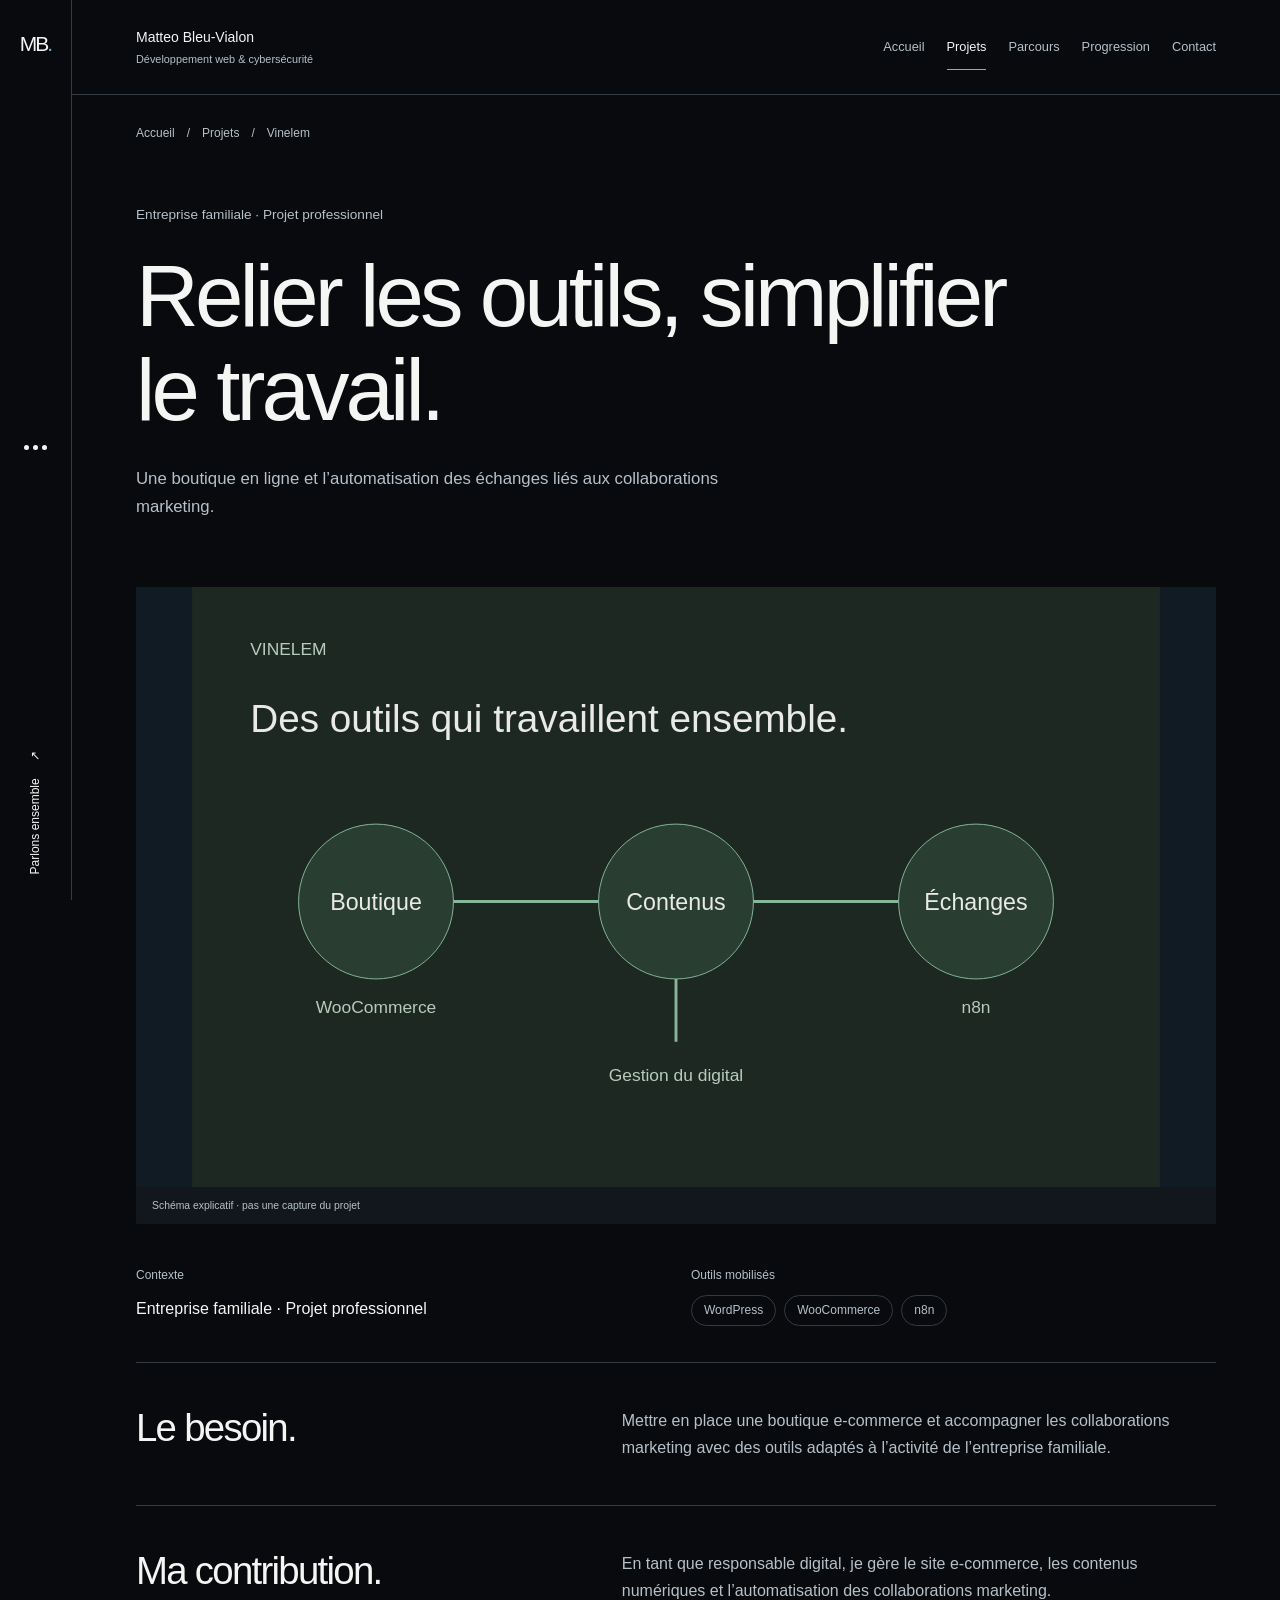
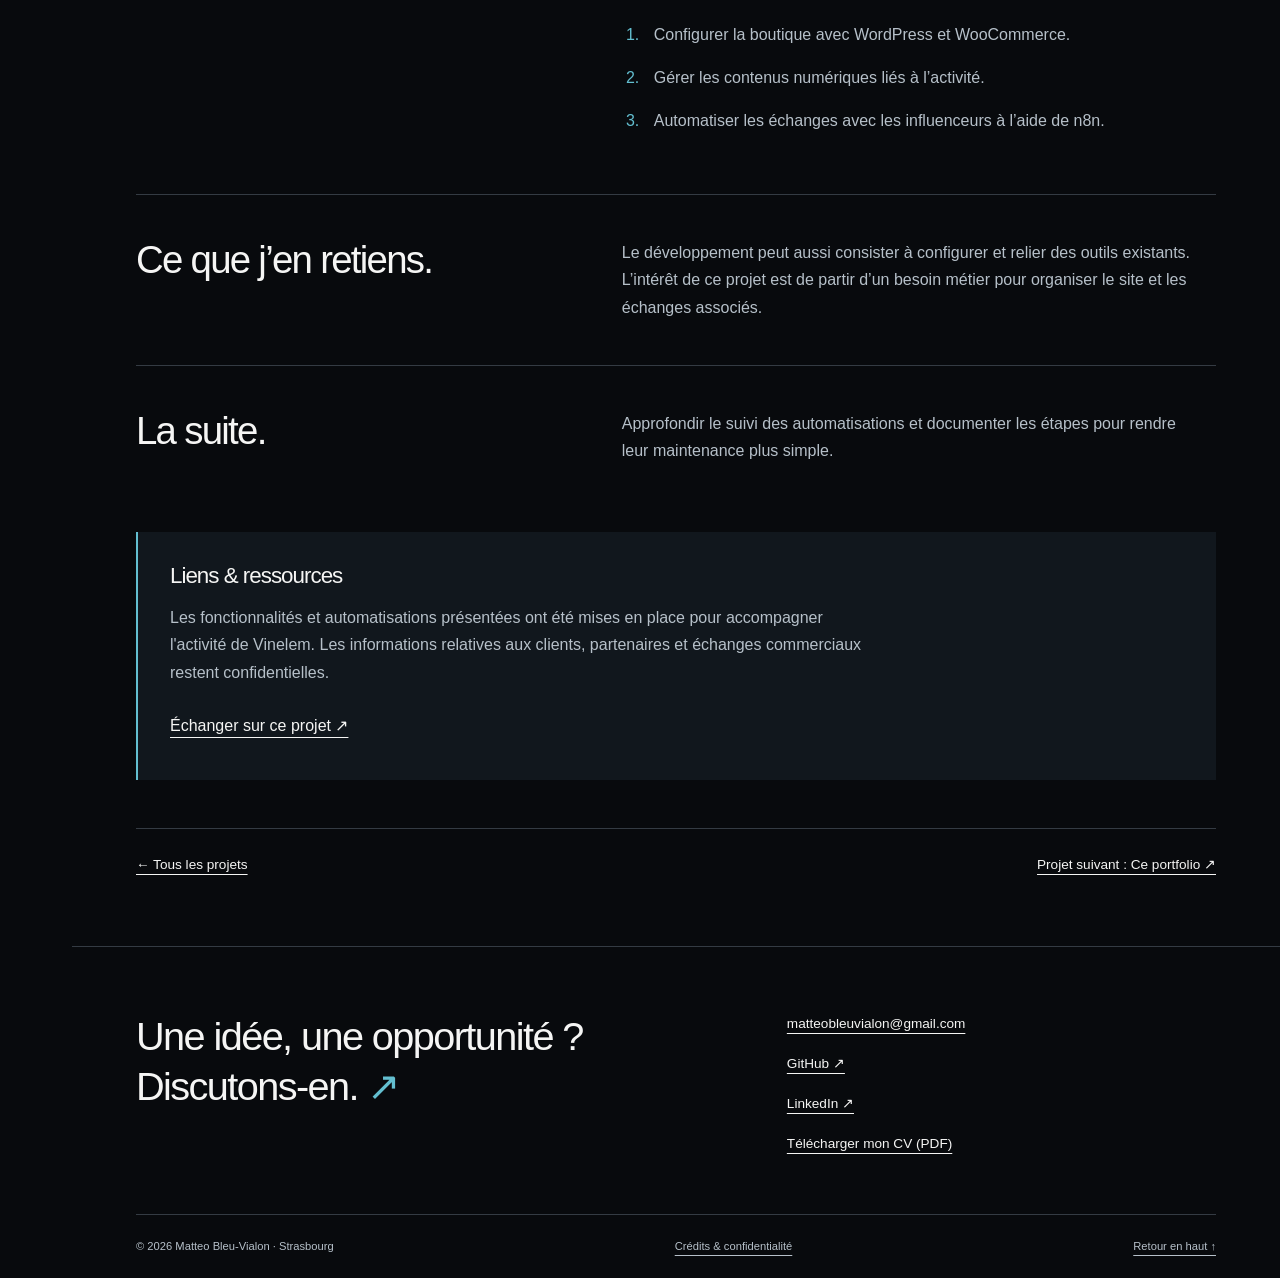
<file: projet-vinelem.html>
<!doctype html>
<html lang="fr">
  <head>
    <meta charset="utf-8" />
    <meta name="viewport" content="width=device-width, initial-scale=1" />
    <title>Vinelem — Matteo Bleu-Vialon</title>
    <meta
      name="description"
      content="Une boutique en ligne et l’automatisation des échanges liés aux collaborations marketing."
    />
    <meta name="theme-color" content="#080a0d" />
    <meta property="og:title" content="Vinelem — Matteo Bleu-Vialon" />
    <meta
      property="og:description"
      content="Une boutique en ligne et l’automatisation des échanges liés aux collaborations marketing."
    />
    <meta property="og:type" content="website" />
    <meta property="og:locale" content="fr_FR" />
    <link rel="icon" type="image/svg+xml" href="assets/images/favicon.svg" />
    <link rel="stylesheet" href="assets/css/style.css" />
    <script src="assets/js/main.js" defer></script>
  </head>
  <body id="haut">
    <a class="skip-link" href="#contenu">Aller au contenu</a>
    <aside class="rail" aria-label="Accès rapides">
      <a
        class="monogram"
        href="index.html"
        aria-label="Matteo Bleu-Vialon, accueil"
        >MB<span>.</span></a
      >
      <button
        class="menu-toggle"
        type="button"
        aria-label="Ouvrir le menu"
        aria-haspopup="dialog"
        aria-controls="navigation-dialog"
        hidden
      >
        <span></span><span></span><span></span>
      </button>
      <a class="rail__contact" href="contact.html"
        >Parlons ensemble <span aria-hidden="true">↗</span></a
      >
    </aside>
    <div class="site">
      <header class="site-header">
        <a class="site-header__name" href="index.html"
          >Matteo Bleu-Vialon
          <span>Développement web &amp; cybersécurité</span></a
        >
        <nav class="top-nav" aria-label="Navigation principale">
          <a href="index.html">Accueil</a
          ><a href="projets.html" class="is-section">Projets</a
          ><a href="parcours.html">Parcours</a
          ><a href="progression.html">Progression</a
          ><a href="contact.html">Contact</a>
        </nav>
      </header>
      <main id="contenu" tabindex="-1">
        <nav class="breadcrumb" aria-label="Fil d’Ariane">
          <a href="index.html">Accueil</a><span aria-hidden="true">/</span
          ><a href="projets.html">Projets</a><span aria-hidden="true">/</span
          ><span aria-current="page">Vinelem</span>
        </nav>
        <header class="page-heading">
          <p class="eyebrow">Entreprise familiale · Projet professionnel</p>
          <h1>Relier les outils, simplifier le travail.</h1>
          <p class="page-heading__intro">
            Une boutique en ligne et l’automatisation des échanges liés aux
            collaborations marketing.
          </p>
        </header>
        <section class="case" aria-label="Présentation du projet">
          <figure class="project-visual project-visual--flow">
            <img
              src="assets/images/flow.svg"
              alt="Schéma : boutique WooCommerce, contenus numériques et échanges marketing automatisés avec n8n."
              width="1000"
              height="620"
              loading="lazy"
            />
            <figcaption>
              Schéma explicatif · pas une capture du projet
            </figcaption>
          </figure>
          <div class="case__facts">
            <div>
              <span>Contexte</span>
              <p>Entreprise familiale · Projet professionnel</p>
            </div>
            <div>
              <span>Outils mobilisés</span>
              <ul class="tags" aria-label="Technologies">
                <li>WordPress</li>
                <li>WooCommerce</li>
                <li>n8n</li>
              </ul>
            </div>
          </div>
          <div class="case__row">
            <h2>Le besoin.</h2>
            <p>
              Mettre en place une boutique e-commerce et accompagner les
              collaborations marketing avec des outils adaptés à l’activité de
              l’entreprise familiale.
            </p>
          </div>
          <div class="case__row">
            <h2>Ma contribution.</h2>
            <div>
              <p>
                En tant que responsable digital, je gère le site e-commerce, les
                contenus numériques et l’automatisation des collaborations
                marketing.
              </p>
              <ol class="steps">
                <li>Configurer la boutique avec WordPress et WooCommerce.</li>
                <li>Gérer les contenus numériques liés à l’activité.</li>
                <li>
                  Automatiser les échanges avec les influenceurs à l’aide de
                  n8n.
                </li>
              </ol>
            </div>
          </div>
          <div class="case__row">
            <h2>Ce que j’en retiens.</h2>
            <p>
              Le développement peut aussi consister à configurer et relier des
              outils existants. L’intérêt de ce projet est de partir d’un besoin
              métier pour organiser le site et les échanges associés.
            </p>
          </div>
          <div class="case__row">
            <h2>La suite.</h2>
            <p>
              Approfondir le suivi des automatisations et documenter les étapes
              pour rendre leur maintenance plus simple.
            </p>
          </div>
          <aside class="note">
            <h2>Liens &amp; ressources</h2>
            <p>
              Les fonctionnalités et automatisations présentées
              ont été mises en place pour accompagner l'activité
              de Vinelem.
              Les informations relatives aux clients, partenaires
              et échanges commerciaux restent confidentielles.
            </p>
            <a class="text-link" href="contact.html"
              >Échanger sur ce projet ↗</a
            >
          </aside>
          <div class="case__next">
            <a href="projets.html">← Tous les projets</a
            ><a href="projet-portfolio.html">Projet suivant : Ce portfolio ↗</a>
          </div>
        </section>
      </main>
      <footer class="site-footer">
        <div>
          <a class="footer-title" href="contact.html"
            >Une idée, une opportunité ?<br /><span>Discutons-en.</span>
            <span aria-hidden="true">↗</span></a
          >
        </div>
        <div class="footer-links">
          <a href="mailto:matteobleuvialon@gmail.com"
            >matteobleuvialon@gmail.com</a
          ><a href="https://github.com/matteobleuvialon">GitHub ↗</a
          ><a href="https://www.linkedin.com/in/matteo-bleu-vialon-a50511246/"
            >LinkedIn ↗</a
          ><a href="assets/documents/cv-matteo-bleu-vialon.pdf" download
            >Télécharger mon CV (PDF)</a
          >
        </div>
        <div class="footer-bottom">
          <span>© 2026 Matteo Bleu-Vialon · Strasbourg</span
          ><a href="credits.html">Crédits &amp; confidentialité</a
          ><a href="#haut">Retour en haut ↑</a>
        </div>
      </footer>
    </div>
    <dialog class="menu" id="navigation-dialog" aria-labelledby="menu-title">
      <div class="menu__top">
        <p id="menu-title">Explorer le portfolio</p>
        <button class="menu-close" type="button" aria-label="Fermer le menu">
          Fermer <span aria-hidden="true">×</span>
        </button>
      </div>
      <nav class="menu__links" aria-label="Menu complet">
        <a href="index.html">Accueil</a
        ><a href="projets.html" class="is-section">Projets</a
        ><a href="parcours.html">Parcours</a
        ><a href="progression.html">Progression</a
        ><a href="contact.html">Contact</a>
      </nav>
      <div class="menu__bottom">
        <p>Développer aujourd’hui,<br />sécuriser demain.</p>
        <a href="assets/documents/cv-matteo-bleu-vialon.pdf" download
          >Mon CV en PDF ↗</a
        >
      </div>
    </dialog>
  </body>
</html>
</file>
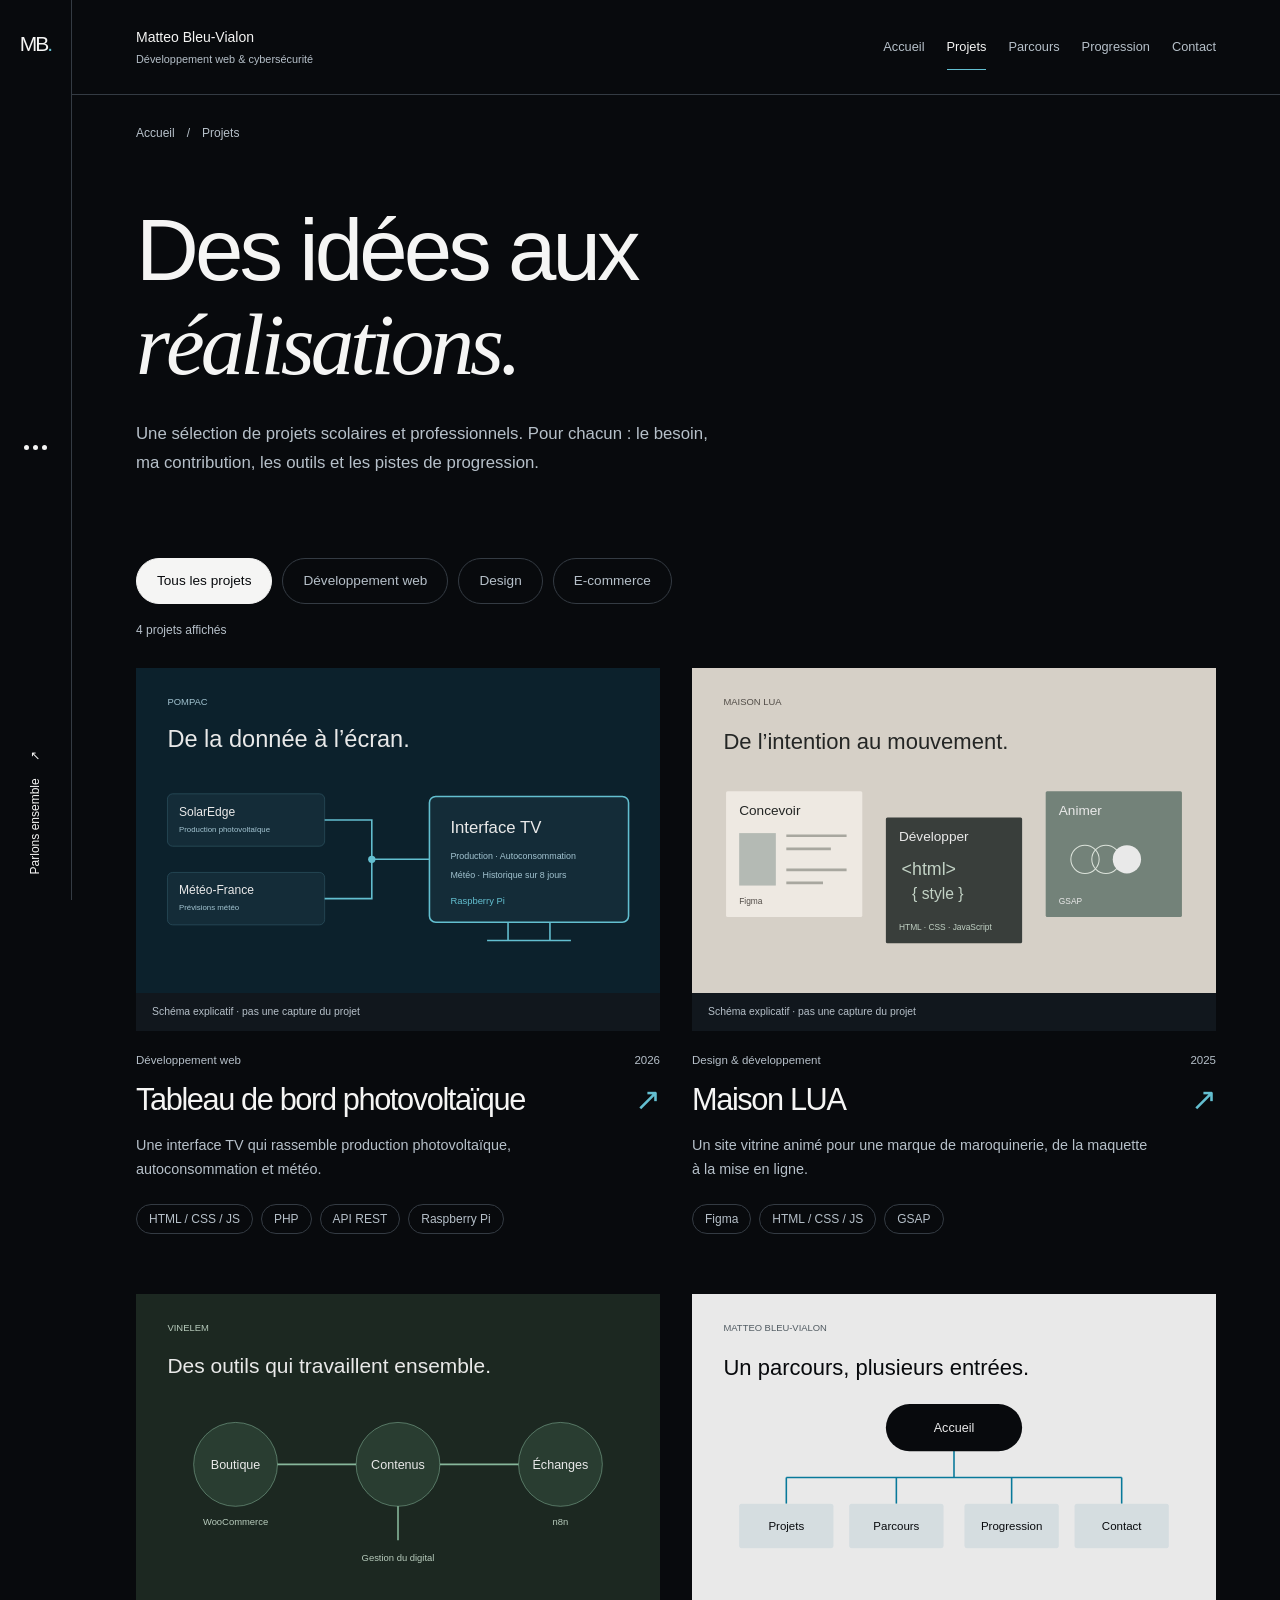
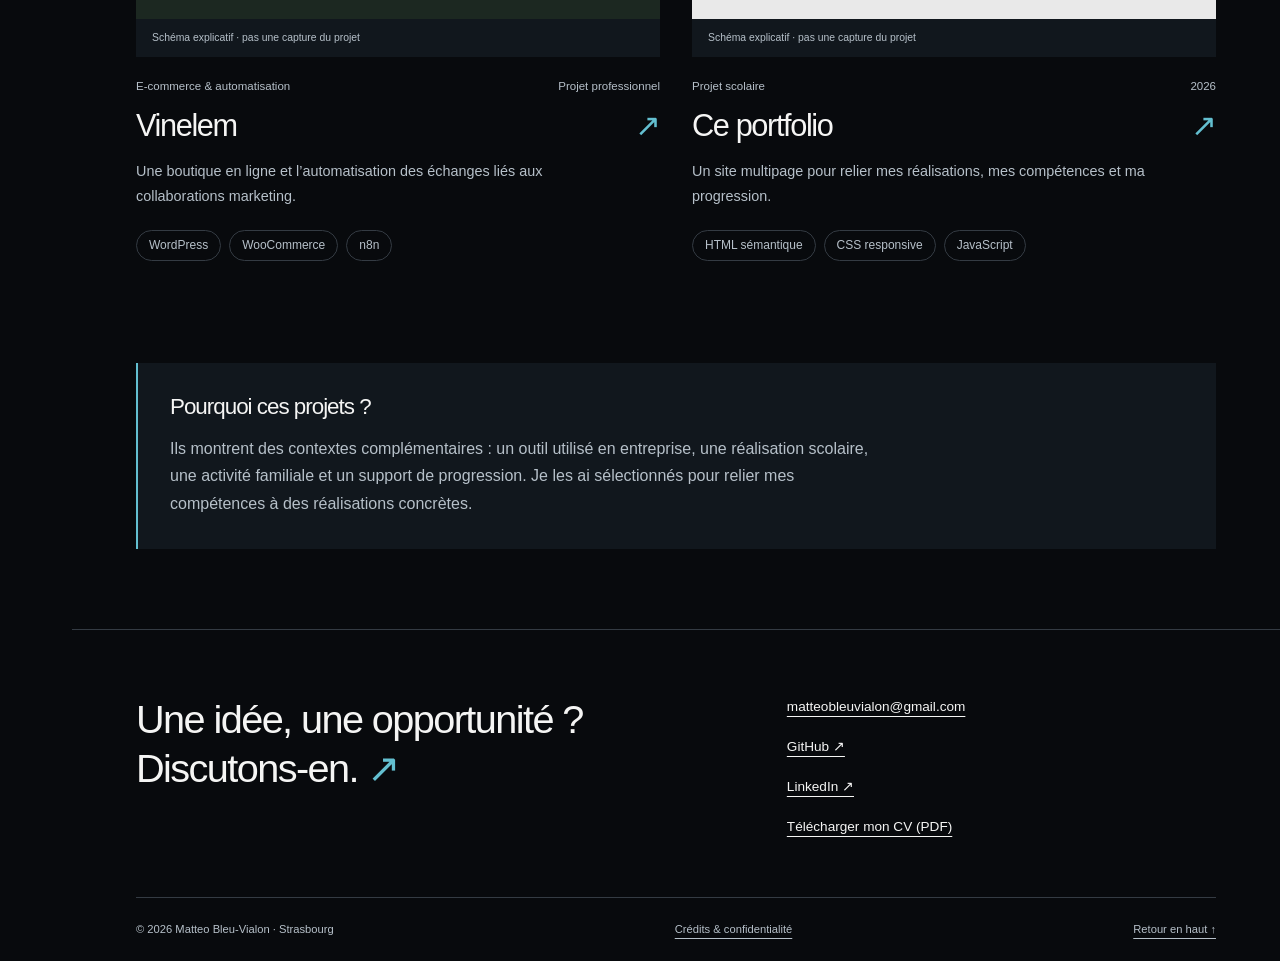
<file: projets.html>
<!doctype html>
<html lang="fr">
  <head>
    <meta charset="utf-8" />
    <meta name="viewport" content="width=device-width, initial-scale=1" />
    <title>Projets — Matteo Bleu-Vialon</title>
    <meta
      name="description"
      content="Découvrez les projets de Matteo Bleu-Vialon : interface photovoltaïque POMPAC, Maison LUA, e-commerce Vinelem et portfolio."
    />
    <meta name="theme-color" content="#080a0d" />
    <meta property="og:title" content="Projets — Matteo Bleu-Vialon" />
    <meta
      property="og:description"
      content="Découvrez les projets de Matteo Bleu-Vialon : interface photovoltaïque POMPAC, Maison LUA, e-commerce Vinelem et portfolio."
    />
    <meta property="og:type" content="website" />
    <meta property="og:locale" content="fr_FR" />
    <link rel="icon" type="image/svg+xml" href="assets/images/favicon.svg" />
    <link rel="stylesheet" href="assets/css/style.css" />
    <script src="assets/js/main.js" defer></script>
  </head>
  <body id="haut">
    <a class="skip-link" href="#contenu">Aller au contenu</a>
    <aside class="rail" aria-label="Accès rapides">
      <a
        class="monogram"
        href="index.html"
        aria-label="Matteo Bleu-Vialon, accueil"
        >MB<span>.</span></a
      >
      <button
        class="menu-toggle"
        type="button"
        aria-label="Ouvrir le menu"
        aria-haspopup="dialog"
        aria-controls="navigation-dialog"
        hidden
      >
        <span></span><span></span><span></span>
      </button>
      <a class="rail__contact" href="contact.html"
        >Parlons ensemble <span aria-hidden="true">↗</span></a
      >
    </aside>
    <div class="site">
      <header class="site-header">
        <a class="site-header__name" href="index.html"
          >Matteo Bleu-Vialon
          <span>Développement web &amp; cybersécurité</span></a
        >
        <nav class="top-nav" aria-label="Navigation principale">
          <a href="index.html">Accueil</a
          ><a href="projets.html" aria-current="page">Projets</a
          ><a href="parcours.html">Parcours</a
          ><a href="progression.html">Progression</a
          ><a href="contact.html">Contact</a>
        </nav>
      </header>
      <main id="contenu" tabindex="-1">
        <nav class="breadcrumb" aria-label="Fil d’Ariane">
          <a href="index.html">Accueil</a><span aria-hidden="true">/</span
          ><span aria-current="page">Projets</span>
        </nav>
        <header class="page-heading">
          <h1>Des idées aux<br /><em>réalisations.</em></h1>
          <p class="page-heading__intro">
            Une sélection de projets scolaires et professionnels. Pour chacun :
            le besoin, ma contribution, les outils et les pistes de progression.
          </p>
        </header>
        <section class="section section--tight" aria-label="Liste des projets">
          <div
            class="filters"
            role="group"
            aria-label="Filtrer les projets"
            hidden
          >
            <button
              type="button"
              class="filter is-active"
              aria-pressed="true"
              data-filter="all"
            >
              Tous les projets</button
            ><button
              type="button"
              class="filter"
              aria-pressed="false"
              data-filter="web"
            >
              Développement web</button
            ><button
              type="button"
              class="filter"
              aria-pressed="false"
              data-filter="design"
            >
              Design</button
            ><button
              type="button"
              class="filter"
              aria-pressed="false"
              data-filter="cms"
            >
              E-commerce
            </button>
          </div>
          <p class="filter-status" role="status" aria-live="polite"></p>
          <div class="project-grid">
            <article class="project-card" data-category="web">
              <a
                class="project-card__image"
                href="projet-pompac.html"
                tabindex="-1"
                aria-hidden="true"
                ><figure class="project-visual project-visual--energy">
                  <img
                    src="assets/images/energy.svg"
                    alt="Schéma : SolarEdge et Météo-France alimentent une interface TV sur Raspberry Pi."
                    width="1000"
                    height="620"
                    loading="lazy"
                  />
                  <figcaption>
                    Schéma explicatif · pas une capture du projet
                  </figcaption>
                </figure></a
              >
              <div class="project-card__meta">
                <span>Développement web</span><span>2026</span>
              </div>
              <h2>
                <a href="projet-pompac.html"
                  >Tableau de bord photovoltaïque<span aria-hidden="true"
                    >↗</span
                  ></a
                >
              </h2>
              <p>
                Une interface TV qui rassemble production photovoltaïque,
                autoconsommation et météo.
              </p>
              <ul class="tags" aria-label="Technologies">
                <li>HTML / CSS / JS</li>
                <li>PHP</li>
                <li>API REST</li>
                <li>Raspberry Pi</li>
              </ul>
            </article>
            <article class="project-card" data-category="design">
              <a
                class="project-card__image"
                href="projet-maison-lua.html"
                tabindex="-1"
                aria-hidden="true"
                ><figure class="project-visual project-visual--lua">
                  <img
                    src="assets/images/lua.svg"
                    alt="Schéma : maquette Figma, développement du site puis animations GSAP."
                    width="1000"
                    height="620"
                    loading="lazy"
                  />
                  <figcaption>
                    Schéma explicatif · pas une capture du projet
                  </figcaption>
                </figure></a
              >
              <div class="project-card__meta">
                <span>Design & développement</span><span>2025</span>
              </div>
              <h2>
                <a href="projet-maison-lua.html"
                  >Maison LUA<span aria-hidden="true">↗</span></a
                >
              </h2>
              <p>
                Un site vitrine animé pour une marque de maroquinerie, de la
                maquette à la mise en ligne.
              </p>
              <ul class="tags" aria-label="Technologies">
                <li>Figma</li>
                <li>HTML / CSS / JS</li>
                <li>GSAP</li>
              </ul>
            </article>
            <article class="project-card" data-category="cms">
              <a
                class="project-card__image"
                href="projet-vinelem.html"
                tabindex="-1"
                aria-hidden="true"
                ><figure class="project-visual project-visual--flow">
                  <img
                    src="assets/images/flow.svg"
                    alt="Schéma : boutique WooCommerce, contenus numériques et échanges marketing automatisés avec n8n."
                    width="1000"
                    height="620"
                    loading="lazy"
                  />
                  <figcaption>
                    Schéma explicatif · pas une capture du projet
                  </figcaption>
                </figure></a
              >
              <div class="project-card__meta">
                <span>E-commerce & automatisation</span
                ><span>Projet professionnel</span>
              </div>
              <h2>
                <a href="projet-vinelem.html"
                  >Vinelem<span aria-hidden="true">↗</span></a
                >
              </h2>
              <p>
                Une boutique en ligne et l’automatisation des échanges liés aux
                collaborations marketing.
              </p>
              <ul class="tags" aria-label="Technologies">
                <li>WordPress</li>
                <li>WooCommerce</li>
                <li>n8n</li>
              </ul>
            </article>
            <article class="project-card" data-category="web">
              <a
                class="project-card__image"
                href="projet-portfolio.html"
                tabindex="-1"
                aria-hidden="true"
                ><figure class="project-visual project-visual--folio">
                  <img
                    src="assets/images/folio.svg"
                    alt="Schéma des cinq rubriques principales du portfolio."
                    width="1000"
                    height="620"
                    loading="lazy"
                  />
                  <figcaption>
                    Schéma explicatif · pas une capture du projet
                  </figcaption>
                </figure></a
              >
              <div class="project-card__meta">
                <span>Projet scolaire</span><span>2026</span>
              </div>
              <h2>
                <a href="projet-portfolio.html"
                  >Ce portfolio<span aria-hidden="true">↗</span></a
                >
              </h2>
              <p>
                Un site multipage pour relier mes réalisations, mes compétences
                et ma progression.
              </p>
              <ul class="tags" aria-label="Technologies">
                <li>HTML sémantique</li>
                <li>CSS responsive</li>
                <li>JavaScript</li>
              </ul>
            </article>
          </div>
        </section>
        <aside class="note">
          <h2>Pourquoi ces projets ?</h2>
          <p>
            Ils montrent des contextes complémentaires : un outil utilisé en
            entreprise, une réalisation scolaire, une activité familiale et un
            support de progression. Je les ai sélectionnés pour relier mes
            compétences à des réalisations concrètes.
          </p>
        </aside>
      </main>
      <footer class="site-footer">
        <div>
          <a class="footer-title" href="contact.html"
            >Une idée, une opportunité ?<br /><span>Discutons-en.</span>
            <span aria-hidden="true">↗</span></a
          >
        </div>
        <div class="footer-links">
          <a href="mailto:matteobleuvialon@gmail.com"
            >matteobleuvialon@gmail.com</a
          ><a href="https://github.com/matteobleuvialon">GitHub ↗</a
          ><a href="https://www.linkedin.com/in/matteo-bleu-vialon-a50511246/"
            >LinkedIn ↗</a
          ><a href="assets/documents/cv-matteo-bleu-vialon.pdf" download
            >Télécharger mon CV (PDF)</a
          >
        </div>
        <div class="footer-bottom">
          <span>© 2026 Matteo Bleu-Vialon · Strasbourg</span
          ><a href="credits.html">Crédits &amp; confidentialité</a
          ><a href="#haut">Retour en haut ↑</a>
        </div>
      </footer>
    </div>
    <dialog class="menu" id="navigation-dialog" aria-labelledby="menu-title">
      <div class="menu__top">
        <p id="menu-title">Explorer le portfolio</p>
        <button class="menu-close" type="button" aria-label="Fermer le menu">
          Fermer <span aria-hidden="true">×</span>
        </button>
      </div>
      <nav class="menu__links" aria-label="Menu complet">
        <a href="index.html">Accueil</a
        ><a href="projets.html" aria-current="page">Projets</a
        ><a href="parcours.html">Parcours</a
        ><a href="progression.html">Progression</a
        ><a href="contact.html">Contact</a>
      </nav>
      <div class="menu__bottom">
        <p>Développer aujourd’hui,<br />sécuriser demain.</p>
        <a href="assets/documents/cv-matteo-bleu-vialon.pdf" download
          >Mon CV en PDF ↗</a
        >
      </div>
    </dialog>
  </body>
</html>
</file>
<file: assets/css/style.css>
:root {
  --background: #080a0d;
  --surface: #11171d;
  --text: #f5f5f4;
  --muted: #b6c0c9;
  --line: #343b43;
  --accent: #63bfd0;
  --petrol: #08799a;
  --paper: #e9e9e9;
  --rail: 72px;
  --gutter: clamp(24px, 5vw, 88px);
  color-scheme: dark;
  font-family: Arial, Helvetica, sans-serif;
  background: var(--background);
  color: var(--text);
}

* {
  box-sizing: border-box;
}

html {
  scroll-behavior: smooth;
  scroll-padding-top: 24px;
}

body {
  margin: 0;
  font-size: 16px;
  line-height: 1.7;
}

body.menu-open {
  overflow: hidden;
}

[hidden] {
  display: none !important;
}

img {
  display: block;
  max-width: 100%;
  height: auto;
}

figure,
h1,
h2,
h3,
p {
  margin: 0;
}

p+p {
  margin-top: 18px;
}

a {
  color: inherit;
  text-decoration-thickness: 1px;
  text-underline-offset: 5px;
}

a:hover {
  text-decoration-color: var(--accent);
}

button,
input,
select,
textarea {
  font: inherit;
}

button {
  cursor: pointer;
}

button,
a,
input,
select,
textarea,
summary {
  -webkit-tap-highlight-color: transparent;
}

:focus-visible {
  outline: 2px solid var(--accent);
  outline-offset: 6px;
}

::selection {
  color: var(--background);
  background: var(--accent);
}

h1,
h2,
h3 {
  font-weight: 400;
  line-height: 1.08;
  letter-spacing: -0.045em;
}

h2 {
  font-size: clamp(2rem, 4.2vw, 4rem);
}

h3 {
  font-size: clamp(1.5rem, 2.7vw, 2.6rem);
}

em {
  font-family: Georgia, "Times New Roman", serif;
  font-weight: 400;
}

.visually-hidden {
  position: absolute;
  width: 1px;
  height: 1px;
  margin: -1px;
  padding: 0;
  border: 0;
  overflow: hidden;
  clip-path: inset(50%);
  white-space: nowrap;
}

.skip-link {
  position: fixed;
  top: 12px;
  left: 90px;
  z-index: 100;
  padding: 10px 20px;
  color: var(--background);
  background: var(--text);
  transform: translateY(-160%);
}

.skip-link:focus {
  transform: translateY(0);
}

.site {
  margin-left: var(--rail);
  max-width: 1800px;
}

.section,
.case,
.page-heading,
.breadcrumb,
.site-footer,
.hero {
  padding-inline: var(--gutter);
}

.section {
  padding-block: clamp(64px, 8vw, 120px);
}

.section--tight {
  padding-top: 16px;
}

.section-heading {
  display: flex;
  justify-content: space-between;
  align-items: end;
  gap: 30px;
  margin-bottom: 48px;
}

.section-heading>p {
  max-width: 32ch;
  color: var(--muted);
}

.eyebrow {
  color: var(--muted);
  font-size: 0.85rem;
  margin-bottom: 22px;
}

.section-heading .eyebrow {
  margin-bottom: 18px;
}

.actions {
  display: flex;
  flex-wrap: wrap;
  align-items: center;
  gap: 20px 28px;
  margin-top: 28px;
}

.text-link {
  display: inline-flex;
  align-items: center;
  min-height: 44px;
  padding: 0;
  border: 0;
  background: transparent;
  color: inherit;
  text-decoration: underline;
  text-underline-offset: 6px;
}

.label {
  display: inline-flex;
  align-items: center;
  gap: 10px;
  padding: 8px 17px;
  border-radius: 99px;
  background: var(--text);
  color: var(--background);
  font-size: 0.8rem;
}

.status-dot {
  width: 7px;
  height: 7px;
  border-radius: 50%;
  background: var(--petrol);
}

.small-label {
  display: inline-block;
  padding: 4px 10px;
  border: 1px solid var(--line);
  border-radius: 30px;
  font-size: 0.75rem;
  color: var(--accent);
}

.tags {
  display: flex;
  flex-wrap: wrap;
  gap: 8px;
  list-style: none;
  margin: 22px 0 0;
  padding: 0;
}

.tags li {
  border: 1px solid var(--line);
  border-radius: 30px;
  padding: 4px 12px;
  font-size: 0.75rem;
  color: var(--muted);
}

/* -------------------- */
/* ---- Navigation ---- */
/* -------------------- */

.rail {
  position: fixed;
  inset: 0 auto 0 0;
  width: var(--rail);
  border-right: 1px solid var(--line);
  display: flex;
  align-items: center;
  flex-direction: column;
  z-index: 5;
  background: var(--background);
  padding-block: 26px;
}

.monogram {
  font-size: 21px;
  text-decoration: none;
  letter-spacing: -2px;
}

.monogram span {
  color: var(--accent);
}

.menu-toggle {
  position: absolute;
  top: 47%;
  display: flex;
  align-items: center;
  justify-content: center;
  gap: 4px;
  width: 48px;
  height: 48px;
  padding: 8px;
  border: 0;
  background: transparent;
}

.menu-toggle span {
  width: 5px;
  height: 5px;
  border-radius: 100%;
  background: var(--text);
  transition: transform 0.2s;
}

.menu-toggle:hover span:first-child {
  transform: translateY(-5px);
}

.menu-toggle:hover span:last-child {
  transform: translateY(5px);
}

.rail__contact {
  margin-top: auto;
  writing-mode: vertical-rl;
  transform: rotate(180deg);
  font-size: 0.75rem;
  text-decoration: none;
}

.rail__contact span {
  margin-top: 14px;
}

.site-header {
  display: flex;
  align-items: center;
  justify-content: space-between;
  gap: 24px;
  padding: 25px var(--gutter);
  border-bottom: 1px solid var(--line);
}

.site-header__name {
  text-decoration: none;
  font-size: 0.875rem;
  white-space: nowrap;
}

.site-header__name span {
  display: block;
  color: var(--muted);
  font-size: 0.68rem;
}

.top-nav {
  display: flex;
  flex-wrap: wrap;
  gap: 22px;
  font-size: 0.8rem;
}

.top-nav a {
  display: inline-flex;
  align-items: center;
  min-height: 44px;
  text-decoration: none;
  color: var(--muted);
}

.top-nav a[aria-current],
.top-nav a.is-section {
  color: var(--text);
  box-shadow: 0 1px var(--accent);
}

.menu {
  position: fixed;
  inset: 0 auto 0 0;
  width: min(820px, 90vw);
  max-width: 100vw;
  height: 100dvh;
  max-height: 100dvh;
  margin: 0;
  padding: 36px clamp(25px, 5vw, 80px);
  border: 0;
  border-radius: 0 24px 24px 0;
  background: var(--paper);
  color: var(--background);
}

.menu[open] {
  display: flex;
  flex-direction: column;
  animation: menu-enter 0.3s ease-out;
}

.menu::backdrop {
  background: rgb(0 0 0 / 0.7);
}

.menu :focus-visible {
  outline-color: var(--petrol);
}

.menu__top,
.menu__bottom {
  display: flex;
  justify-content: space-between;
  align-items: center;
  gap: 20px;
  font-size: 0.85rem;
}

.menu-close {
  display: flex;
  gap: 20px;
  align-items: center;
  min-height: 44px;
  border: 0;
  background: transparent;
  color: inherit;
}

.menu-close span {
  font-size: 32px;
}

.menu__links {
  display: flex;
  flex-direction: column;
  margin-block: auto;
  padding-block: 40px;
}

.menu__links a {
  display: block;
  font-size: clamp(2.4rem, 5.8vw, 5.2rem);
  line-height: 1.25;
  letter-spacing: -0.055em;
  text-decoration: none;
  transition:
    transform 0.2s,
    color 0.2s;
}

.menu__links a:nth-child(even) {
  font-family: Georgia, serif;
  font-style: italic;
}

.menu__links a:hover {
  color: var(--petrol);
  transform: translateX(12px);
}

.menu__links a[aria-current],
.menu__links a.is-section {
  color: var(--petrol);
}

.menu__bottom {
  border-top: 1px solid #acb4b8;
  padding-top: 24px;
}

@keyframes menu-enter {
  from {
    transform: translateX(-100%);
  }

  to {
    transform: translateX(0);
  }
}

/* ----------------- */
/* ---- Boutons ---- */
/* ----------------- */

.button {
  position: relative;
  display: inline-flex;
  align-items: center;
  min-height: 52px;
  padding: 14px 28px 14px 44px;
  border: 0;
  border-radius: 99px;
  background: var(--text);
  color: var(--background);
  text-decoration: none;
  font-size: 0.875rem;
  line-height: 1.4;
}

.button__label {
  transition: transform 0.25s;
}

.button__dot {
  position: absolute;
  top: calc(50% - 14px);
  left: 10px;
  width: 28px;
  height: 28px;
  display: grid;
  place-items: center;
  border-radius: 50%;
  color: transparent;
  background: var(--petrol);
  transform: scale(0.2);
  transition:
    transform 0.25s,
    color 0.25s;
  font-size: 20px;
}

.button:hover .button__dot,
.button:focus-visible .button__dot {
  transform: scale(1);
  color: white;
}

.button:hover .button__label,
.button:focus-visible .button__label {
  transform: translateX(7px);
}

/* ----------------- */
/* ---- Accueil ---- */
/* ----------------- */

.hero {
  padding-top: 25px;
}

.hero__top,
.hero__bottom {
  display: flex;
  justify-content: space-between;
  align-items: center;
  flex-wrap: wrap;
  gap: 16px;
  font-size: 0.75rem;
  color: var(--muted);
}

.hero__grid {
  display: grid;
  grid-template-columns: 1.35fr 0.65fr;
  gap: 4vw;
  align-items: center;
  padding-block: clamp(45px, 6vw, 90px);
}

.hero h1 {
  font-size: clamp(3.3rem, 7.9vw, 9rem);
  letter-spacing: -0.065em;
  line-height: 0.98;
}

.hero h1>span {
  display: block;
  font-family: Georgia, serif;
  font-style: italic;
  font-size: 1.2em;
  margin-bottom: 10px;
}

.hero__specialty {
  font-size: clamp(1.15rem, 2vw, 1.7rem);
  color: var(--muted);
  margin-top: 28px;
  line-height: 1.4;
}

.hero__availability {
  margin-top: 36px;
}

.hero__availability p {
  font-size: 0.95rem;
  margin-top: 10px;
}

.hero__availability time {
  color: var(--accent);
}

.hero__portrait {
  position: relative;
  padding: 14px 14px 42px;
  background: var(--paper);
  transform: rotate(3deg);
  max-width: 380px;
  justify-self: end;
  width: 100%;
}

.hero__portrait img {
  width: 100%;
  aspect-ratio: 4 / 5;
  object-fit: cover;
  object-position: 48% 50%;
  filter: saturate(0.65);
}

.hero__portrait figcaption {
  color: #343b43;
  position: absolute;
  bottom: 13px;
  left: 14px;
  font-size: 0.7rem;
}

.hero__intro {
  display: grid;
  grid-template-columns: 1fr 1fr;
  gap: 6vw;
  align-items: start;
  padding-block: 0 50px;
}

.hero__intro h2 {
  font-size: clamp(1.75rem, 3.3vw, 3.4rem);
}

.hero__intro p {
  color: var(--muted);
  max-width: 58ch;
}

.hero__bottom {
  border-top: 1px solid var(--line);
  padding-block: 22px;
}

.inline-list {
  display: flex;
  flex-wrap: wrap;
  gap: 8px 24px;
  padding: 0;
  margin: 0;
  list-style: none;
}

.inline-list li+li::before {
  content: "•";
  margin-right: 20px;
}

.statement {
  display: grid;
  grid-template-columns: 1.3fr 1fr;
  gap: 30px 8vw;
  padding: clamp(48px, 7vw, 100px) var(--gutter);
  background: var(--paper);
  color: var(--background);
}

.statement .eyebrow {
  grid-column: 1 / -1;
  color: #515b62;
  margin: 0;
}

.statement>div {
  align-self: end;
}

.statement p {
  max-width: 56ch;
}

.statement a {
  margin-top: 22px;
}

.learning-teaser {
  display: grid;
  grid-template-columns: 1fr 1fr;
  gap: 7vw;
  align-items: center;
}

.learning-teaser>div>p:not(.eyebrow) {
  color: var(--muted);
  margin-bottom: 24px;
}

/* -------------------------- */
/* ---- Pages et projets ---- */
/* -------------------------- */

.breadcrumb {
  display: flex;
  flex-wrap: wrap;
  gap: 12px;
  padding-top: 28px;
  font-size: 0.75rem;
  color: var(--muted);
}

.breadcrumb a {
  text-decoration: none;
}

.page-heading {
  padding-block: 60px 65px;
}

.page-heading h1 {
  font-size: clamp(3rem, 6.8vw, 7rem);
  max-width: 18ch;
}

.page-heading__intro {
  max-width: 64ch;
  color: var(--muted);
  margin-top: 28px;
  font-size: 1.05rem;
}

.project-grid {
  display: grid;
  grid-template-columns: repeat(2, minmax(0, 1fr));
  gap: 60px 32px;
}

.project-card__image {
  display: block;
  overflow: hidden;
  text-decoration: none;
}

.project-card__image img {
  transition: transform 0.4s;
}

.project-card__image:hover img {
  transform: scale(1.025);
}

.project-visual {
  margin: 0;
  overflow: hidden;
}

.project-visual img {
  width: 100%;
}

.project-visual figcaption {
  padding: 10px 16px;
  font-size: 0.65rem;
  color: #b6c0c9;
  background: #11171d;
}

.project-card__meta {
  display: flex;
  justify-content: space-between;
  gap: 20px;
  color: var(--muted);
  font-size: 0.72rem;
  margin: 20px 0 12px;
}

.project-card :is(h2, h3) {
  font-size: clamp(1.4rem, 2.4vw, 2.2rem);
  line-height: 1.2;
}

.project-card :is(h2, h3) a {
  display: flex;
  justify-content: space-between;
  gap: 15px;
  text-decoration: none;
}

.project-card :is(h2, h3) a span {
  color: var(--accent);
}

.project-card>p {
  color: var(--muted);
  font-size: 0.9rem;
  margin-top: 14px;
  max-width: 58ch;
}

.filters {
  display: flex;
  flex-wrap: wrap;
  gap: 10px;
}

.filter {
  padding: 10px 20px;
  min-height: 44px;
  background: transparent;
  color: var(--muted);
  border: 1px solid var(--line);
  border-radius: 30px;
  font-size: 0.85rem;
}

.filter.is-active {
  background: var(--text);
  color: var(--background);
  border-color: var(--text);
}

.filter-status {
  margin-block: 16px 28px;
  font-size: 0.75rem;
  color: var(--muted);
}

.note {
  margin: 0 var(--gutter) 80px;
  padding: 32px;
  border-left: 2px solid var(--accent);
  background: var(--surface);
}

.note h2 {
  font-size: 1.4rem;
  margin-bottom: 16px;
}

.note p {
  color: var(--muted);
  max-width: 80ch;
}

.note a {
  margin-top: 18px;
}

.case>.project-visual {
  max-width: 1100px;
  margin: 0 auto;
}

.case>.project-visual img {
  max-height: 600px;
  object-fit: contain;
  background: #111b24;
}

.case__facts {
  display: grid;
  grid-template-columns: 1fr 1fr;
  gap: 30px;
  padding-block: 36px;
}

.case__facts>div>span {
  font-size: 0.75rem;
  color: var(--muted);
}

.case__facts p,
.case__facts .tags {
  margin-top: 8px;
}

.case__row {
  display: grid;
  grid-template-columns: 0.8fr 1.2fr;
  gap: 7vw;
  padding-block: 44px;
  border-top: 1px solid var(--line);
}

.case__row h2 {
  font-size: clamp(1.8rem, 3vw, 3rem);
}

.case__row p {
  color: var(--muted);
  max-width: 65ch;
}

.steps {
  padding-left: 22px;
  color: var(--muted);
}

.steps li {
  padding-left: 10px;
  margin-block: 16px;
}

.steps li::marker {
  color: var(--accent);
}

.case .note {
  margin: 24px 0 48px;
}

.case__next {
  display: flex;
  justify-content: space-between;
  flex-wrap: wrap;
  gap: 20px;
  padding-block: 24px 70px;
  border-top: 1px solid var(--line);
  font-size: 0.85rem;
}

/* ------------------ */
/* ---- Parcours ---- */
/* ------------------ */

.about {
  display: grid;
  grid-template-columns: 0.8fr 1.2fr;
  gap: 8vw;
  align-items: center;
}

.about img {
  aspect-ratio: 4 / 5;
  object-fit: cover;
}

.about p {
  color: var(--muted);
  margin-top: 24px;
}

.about .button {
  margin-top: 25px;
}

.timeline-row {
  display: grid;
  grid-template-columns: 0.55fr 1.45fr;
  gap: 5vw;
  padding-block: 38px;
  border-top: 1px solid var(--line);
}

.timeline-row__date {
  color: var(--muted);
  font-size: 0.85rem;
}

.timeline-row__date .small-label {
  display: block;
  width: fit-content;
  margin-top: 10px;
}

.timeline-row .role {
  color: var(--text);
  margin-block: 12px;
}

.timeline-row p:not(.role) {
  color: var(--muted);
  max-width: 70ch;
}

.timeline-row a {
  margin-top: 15px;
}

.personal {
  display: grid;
  grid-template-columns: 1fr 1fr;
  gap: 7vw;
  background: var(--surface);
}

.quality-list {
  font-family: Georgia, serif;
  font-style: italic;
  font-size: clamp(2rem, 4vw, 4rem);
  line-height: 1.3;
  margin-top: 35px;
}

.personal h3 {
  font-size: 1.4rem;
}

.languages {
  margin-bottom: 45px;
}

.languages>div {
  display: flex;
  justify-content: space-between;
  flex-wrap: wrap;
  gap: 10px;
  padding-block: 14px;
  border-bottom: 1px solid var(--line);
}

.languages dd {
  margin: 0;
  color: var(--muted);
  font-size: 0.85rem;
}

.personal .tags {
  margin-bottom: 25px;
}

.personal>div>p:last-child:not(.quality-list) {
  font-size: 0.85rem;
  color: var(--muted);
}

.skill {
  border-top: 1px solid var(--line);
}

.skill:last-child {
  border-bottom: 1px solid var(--line);
}

.skill summary {
  display: flex;
  align-items: center;
  gap: 24px;
  padding: 28px 0;
  cursor: pointer;
  list-style: none;
  font-size: clamp(1.3rem, 2.8vw, 2.6rem);
  letter-spacing: -0.035em;
  line-height: 1.2;
}

.skill summary::-webkit-details-marker {
  display: none;
}

.skill summary::after {
  content: "+";
  margin-left: 0;
  font-size: 1.6rem;
  color: var(--accent);
}

.skill[open] summary::after {
  content: "−";
}

.skill__level {
  margin-left: auto;
  font-size: 0.75rem;
  color: var(--muted);
  letter-spacing: 0;
  white-space: nowrap;
}

.skill__content {
  max-width: 78ch;
  padding-bottom: 30px;
  color: var(--muted);
}

.evidence {
  padding-left: 20px;
  margin-bottom: 0;
}

.evidence li {
  padding-block: 5px;
}

.evidence a {
  color: var(--text);
}

.goals {
  display: grid;
  grid-template-columns: repeat(3, 1fr);
  gap: 32px;
}

.goals article {
  border-top: 1px solid var(--line);
  padding-top: 24px;
}

.goals h3 {
  font-size: 1.7rem;
  margin-block: 24px 18px;
}

.goals p {
  color: var(--muted);
  font-size: 0.95rem;
}

/* ----------------- */
/* ---- Contact ---- */
/* ----------------- */

.contact {
  display: grid;
  grid-template-columns: 0.9fr 1.1fr;
  gap: 7vw;
}

.contact__info h2 {
  font-size: clamp(1.6rem, 2.6vw, 2.5rem);
  margin-block: 26px;
  line-height: 1.3;
}

.contact__info time {
  color: var(--accent);
}

.contact__terms {
  padding-left: 20px;
  color: var(--muted);
  font-size: 0.9rem;
}

.contact__terms li {
  padding-block: 4px;
}

.contact__direct {
  display: flex;
  flex-direction: column;
  align-items: start;
  gap: 12px;
  margin-top: 36px;
  font-size: 0.9rem;
  overflow-wrap: anywhere;
}

.contact__direct a {
  min-height: 30px;
}

.contact__form {
  background: var(--surface);
  padding: clamp(24px, 3vw, 44px);
}

.contact__form h2 {
  font-size: 1.8rem;
}

.contact__form>p {
  margin-block: 18px 26px;
  color: var(--muted);
  font-size: 0.8rem;
}

fieldset {
  border: 0;
  padding: 0;
  margin: 0;
  min-width: 0;
}

.form-grid {
  display: grid;
  grid-template-columns: 1fr 1fr;
  gap: 20px;
}

.field {
  display: flex;
  flex-direction: column;
  gap: 9px;
  margin-bottom: 22px;
}

.field label {
  font-size: 0.8rem;
}

.field label span {
  color: var(--muted);
}

input,
select,
textarea {
  width: 100%;
  min-width: 0;
  border: 1px solid #58616b;
  background: var(--background);
  color: var(--text);
  padding: 12px;
  border-radius: 3px;
  font-size: 1rem;
}

textarea {
  resize: vertical;
  min-height: 150px;
}

input::placeholder,
textarea::placeholder {
  color: #a0aab4;
  opacity: 1;
}

input:user-invalid,
textarea:user-invalid,
select:user-invalid {
  border-color: #f1a39b;
}

.field__hint {
  color: var(--muted);
  font-size: 0.7rem;
}

.form-status {
  font-size: 0.85rem;
  color: var(--accent);
  margin-top: 22px;
}

#copy-fallback label {
  display: block;
  font-size: 0.8rem;
  margin-block: 14px;
}

.prose {
  max-width: 1000px;
}

.prose h2 {
  font-size: 1.7rem;
  margin-block: 35px 18px;
}

.prose p {
  color: var(--muted);
}

/* 8. Pied de page. */
.site-footer {
  display: grid;
  grid-template-columns: 1.4fr 1fr;
  gap: 50px;
  padding-top: 65px;
  border-top: 1px solid var(--line);
}

.footer-title {
  display: inline-block;
  font-size: clamp(1.6rem, 3.1vw, 3rem);
  line-height: 1.25;
  letter-spacing: -0.04em;
  text-decoration: none;
}

.footer-title>span:first-child {
  font-family: Georgia, serif;
  font-style: italic;
}

.footer-title>span:last-child {
  color: var(--accent);
}

.footer-links {
  display: flex;
  flex-direction: column;
  align-items: flex-start;
  gap: 8px;
  font-size: 0.85rem;
  overflow-wrap: anywhere;
}

.footer-links a {
  min-height: 32px;
}

.footer-bottom {
  grid-column: 1 / -1;
  display: flex;
  flex-wrap: wrap;
  justify-content: space-between;
  gap: 18px;
  border-top: 1px solid var(--line);
  padding-block: 22px;
  font-size: 0.7rem;
  color: var(--muted);
}

/* -------------------- */
/* ---- Responsive ---- */
/* -------------------- */

@media (min-width: 1872px) {
  .site {
    margin-inline: auto;
    padding-left: var(--rail);
  }
}

@media (max-width: 1050px) {
  .site-header__name span {
    display: none;
  }

  .top-nav {
    gap: 14px;
  }

  .site-header {
    gap: 15px;
    padding-inline: 25px;
  }

  .hero h1 {
    font-size: 8.2vw;
  }

  .hero__grid {
    grid-template-columns: 1.2fr 0.8fr;
  }

  .contact {
    gap: 30px;
    grid-template-columns: 0.85fr 1.15fr;
  }

  .form-grid {
    grid-template-columns: 1fr;
    gap: 0;
  }
}

@media (max-width: 760px) {
  :root {
    --rail: 0px;
    --gutter: 24px;
  }

  html {
    scroll-padding-top: 90px;
  }

  .site {
    padding-top: 64px;
  }

  .rail {
    width: 100%;
    height: 64px;
    flex-direction: row;
    justify-content: space-between;
    padding: 0 24px;
    border-right: 0;
    border-bottom: 1px solid var(--line);
  }

  .menu-toggle {
    position: static;
  }

  .rail__contact {
    writing-mode: horizontal-tb;
    transform: none;
    margin-top: 0;
    margin-left: auto;
    margin-right: 15px;
    order: 1;
  }

  .menu-toggle {
    order: 2;
  }

  .site-header {
    padding: 12px 24px;
  }

  .site-header__name {
    display: none;
  }

  .top-nav {
    width: 100%;
    justify-content: space-between;
    gap: 8px;
    font-size: 0.75rem;
  }

  .skip-link {
    left: 12px;
  }

  .hero__grid {
    gap: 28px;
    padding-block: 45px;
  }

  .hero h1 {
    font-size: 8.9vw;
  }

  .hero__portrait {
    padding: 7px 7px 30px;
  }

  .hero__portrait figcaption {
    font-size: 0.55rem;
    bottom: 8px;
    left: 7px;
  }

  .hero__specialty {
    font-size: 1.1rem;
  }

  .hero__availability .label {
    font-size: 0.7rem;
    padding: 7px 10px;
  }

  .hero__availability p {
    font-size: 0.8rem;
  }

  .hero__intro,
  .statement,
  .learning-teaser,
  .about,
  .personal,
  .contact {
    grid-template-columns: 1fr;
    gap: 30px;
  }

  .hero__intro {
    padding-top: 15px;
  }

  .hero__intro h2 {
    font-size: 2.1rem;
  }

  .hero__bottom {
    align-items: start;
  }

  .inline-list {
    gap: 5px 15px;
  }

  .inline-list li+li::before {
    margin-right: 12px;
  }

  .section-heading {
    align-items: start;
    flex-direction: column;
    gap: 20px;
    margin-bottom: 30px;
  }

  .page-heading {
    padding-block: 42px;
  }

  .page-heading h1 {
    font-size: clamp(2.6rem, 8.3vw, 4rem);
  }

  .project-grid {
    gap: 40px 20px;
  }

  .project-card__meta {
    flex-direction: column;
    gap: 2px;
  }

  .project-card :is(h2, h3) {
    font-size: 1.5rem;
  }

  .project-card .tags {
    gap: 5px;
  }

  .project-card .tags li {
    font-size: 0.65rem;
    padding: 4px 8px;
  }

  .project-card__image figcaption {
    font-size: 0.55rem;
    padding-inline: 8px;
  }

  .about>div:first-child {
    max-width: 360px;
  }

  .timeline-row {
    grid-template-columns: 1fr;
    gap: 15px;
  }

  .case__row {
    grid-template-columns: 1fr;
    gap: 22px;
  }

  .case__facts {
    grid-template-columns: 1fr;
    gap: 20px;
  }

  .skill summary {
    flex-wrap: wrap;
    gap: 12px;
    font-size: 1.4rem;
  }

  .skill__level {
    font-size: 0.65rem;
  }

  .goals {
    grid-template-columns: 1fr;
    gap: 35px;
  }

  .site-footer {
    grid-template-columns: 1fr;
    gap: 32px;
  }

  .menu {
    width: 100%;
    border-radius: 0;
  }

  .menu__links a {
    font-size: clamp(2.8rem, 9vw, 4.5rem);
  }

  .menu__bottom {
    align-items: start;
  }
}

@media (max-width: 480px) {
  .hero__grid {
    grid-template-columns: 1fr;
  }

  .hero h1 {
    font-size: clamp(3rem, 13vw, 4.5rem);
  }

  .hero__portrait {
    width: 65%;
    max-width: 230px;
    margin-top: 8px;
    justify-self: end;
  }

  .hero__portrait figcaption {
    font-size: 0.6rem;
  }

  .hero__availability {
    margin-top: 24px;
  }

  .hero__availability p {
    font-size: 0.9rem;
  }

  .hero__top {
    font-size: 0.65rem;
    gap: 8px;
  }

  .hero__intro h2 {
    font-size: 1.8rem;
  }

  .hero__bottom,
  .inline-list {
    flex-direction: column;
  }

  .inline-list li+li::before {
    content: none;
  }

  .project-grid {
    grid-template-columns: 1fr;
  }

  .project-card__meta {
    flex-direction: row;
  }

  .project-card__image figcaption {
    font-size: 0.65rem;
  }

  .contact__form {
    padding: 22px 18px;
  }

  .skill__level {
    margin-left: 0;
    width: calc(100% - 35px);
    order: 2;
  }

  .skill summary::after {
    margin-left: auto;
  }

  .note {
    padding: 22px;
  }

  .menu__top {
    font-size: 0.75rem;
  }

  .menu__bottom {
    flex-direction: column;
    gap: 15px;
  }
}

@media (prefers-reduced-motion: reduce) {
  html {
    scroll-behavior: auto;
  }

  *,
  *::before,
  *::after {
    animation: none !important;
    transition: none !important;
  }
}

@media print {
  :root {
    color-scheme: light;
  }

  body {
    background: white;
    color: black;
  }

  .rail,
  .site-header,
  .menu,
  .filters,
  .site-footer,
  .skip-link {
    display: none;
  }

  .site {
    margin: 0;
    padding: 0;
  }

  .hero__grid {
    padding-block: 20px;
  }

  .section {
    padding-block: 25px;
  }

  .project-card,
  .timeline-row {
    break-inside: avoid;
  }
}
</file>
